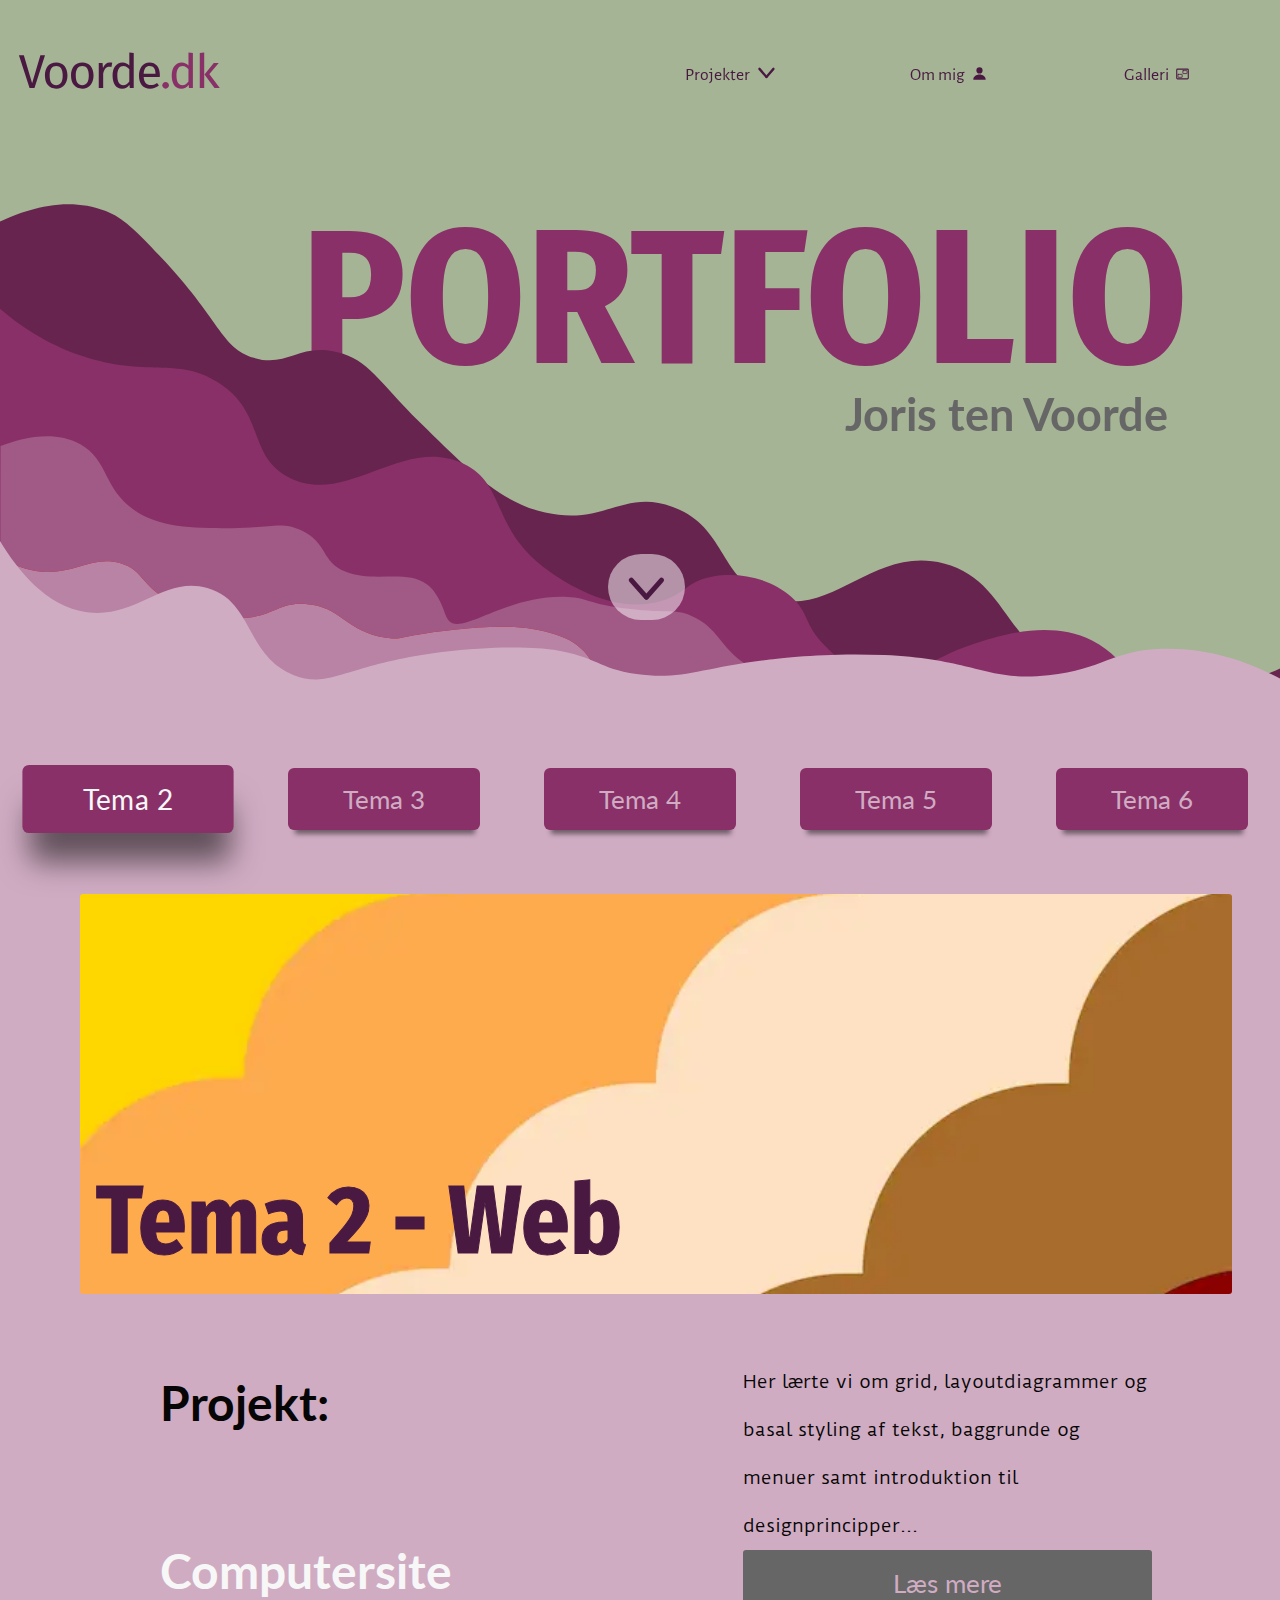
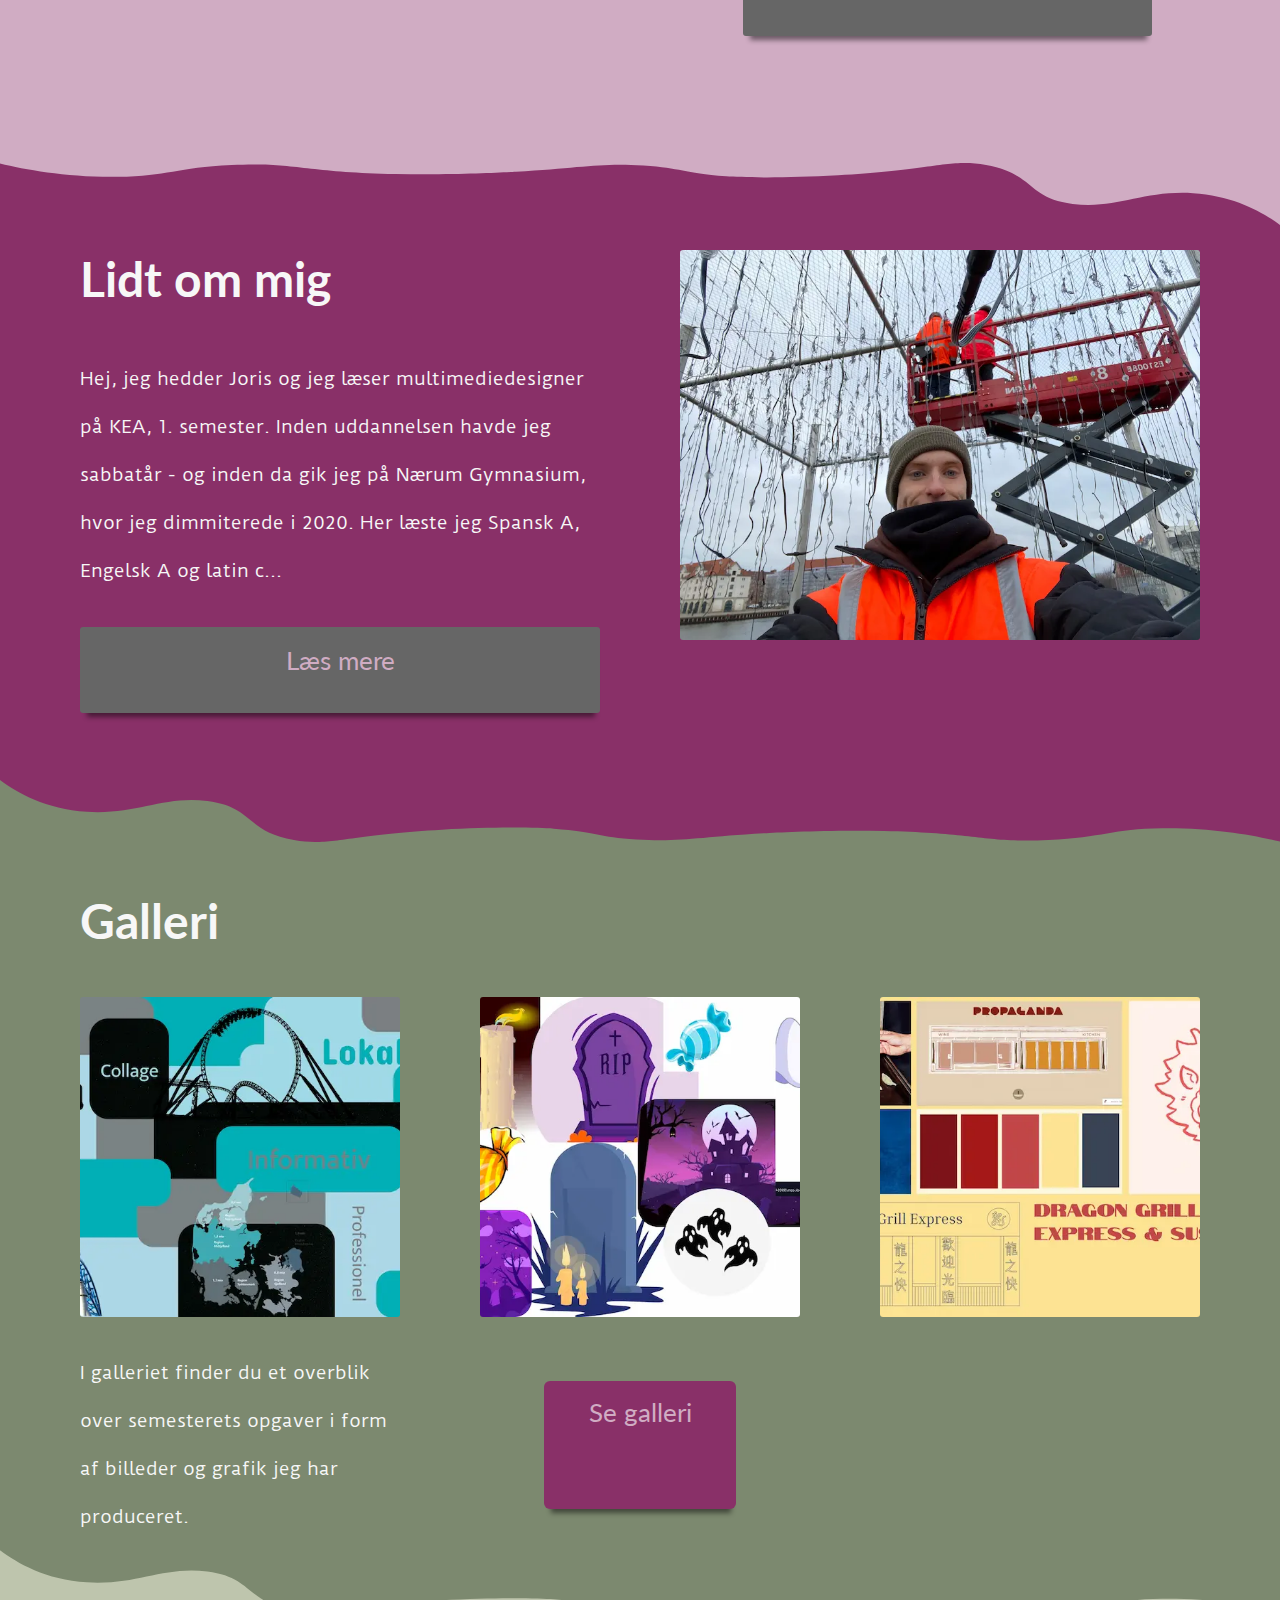
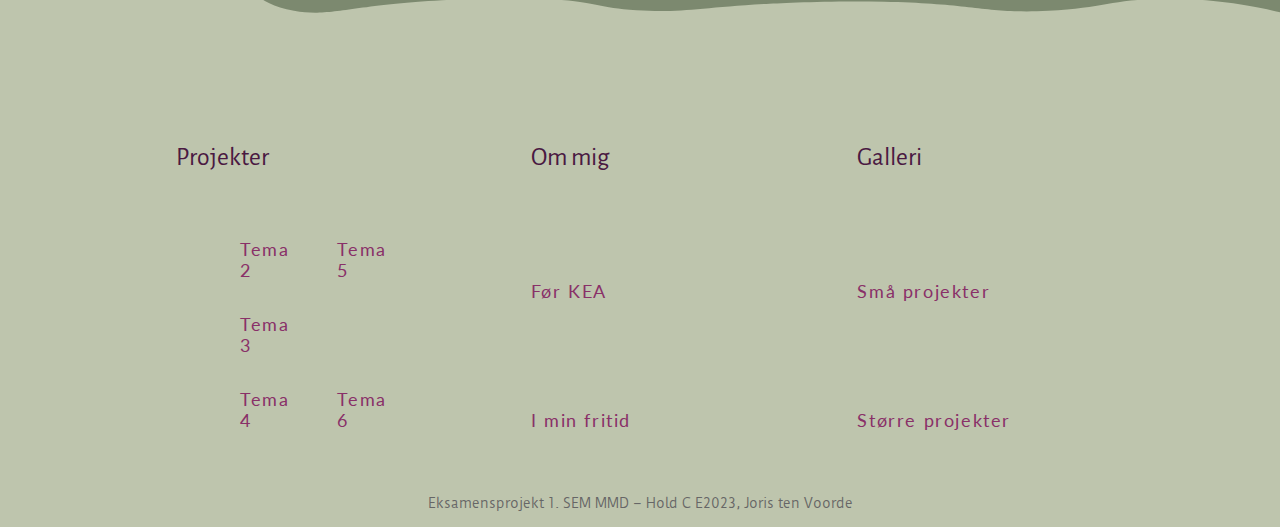
<file: index.html>
<!DOCTYPE html>
<html lang="da">

<head>
    <meta charset="UTF-8">
    <meta name="viewport" content="width=device-width, initial-scale=1.0">
    <meta name="robots" content="noindex">
    <title>Forside</title>

    <!-- Stylesheets -->
    <link rel="stylesheet" href="styles/generel.css">
    <link rel="stylesheet" href="styles/layout.css">
    <link rel="stylesheet" href="styles/menu.css">
    <link rel="stylesheet" href="styles/animation.css">

    <!-- Fonte -->
    <link rel="preconnect" href="https://fonts.googleapis.com">
    <link rel="preconnect" href="https://fonts.gstatic.com" crossorigin>
    <link
        href="https://fonts.googleapis.com/css2?family=Alegreya+Sans&family=Duru+Sans&family=Fira+Sans+Condensed&family=Lato&display=swap"
        rel="stylesheet">

    <!-- Favicon -->
    <link rel="apple-touch-icon" sizes="180x180" href="favicon_io/apple-touch-icon.png">
    <link rel="icon" type="image/png" sizes="32x32" href="favicon_io/favicon-32x32.png">
    <link rel="icon" type="image/png" sizes="16x16" href="favicon_io/favicon-16x16.png">
    <link rel="manifest" href="favicon_io/site.webmanifest">
</head>

<body>



    <section class="backgroundcolor" id="herosection">

        <header>
            <a href="index.html"><img src="media/portfolioLogo.svg" alt="LOGO"></a>
            <input type="checkbox" id="burger-menu">
            <label for="burger-menu"> <img class="burgermenu" src="media/ikon_burgermenu.svg" alt=""></label>

            <nav class="navbar">
                <ul class="menu">
                    <li><a href="#">Projekter <img class="ikonmenu" src="media/ikon_pilned.svg" alt=""></a>
                        <ul class="submenu">
                            <li><a href="tema_02.html">Tema 2 - Web</a></li>
                            <li><a href="tema_03.html">Tema 3 - UX/UI</a></li>
                            <li><a href="tema_04.html">Tema 4 - Animation</a></li>
                            <li><a href="tema_05.html">Tema 5 - Indhold</a></li>
                            <li><a href="tema_06.html">Tema 6 - Portfolio</a></li>
                        </ul>
                    </li>
                    <li><a href="ommig.html">Om mig <img class="ikonmenu" src="media/ikon_mig.svg" alt=""></a></li>
                    <li><a href="galleri.html">Galleri <img class="ikonmenu" src="media/ikon_galleri.svg" alt=""></a>
                    </li>
                </ul>
            </nav>
        </header>



        <div class="herotext_container">
            <h1 class="herotext">PORTFOLIO</h1>
        </div>
        <div class="subherotext_container">
            <h2 class="subherotext">Joris ten Voorde</h2>
        </div>
        <div id="wavesprites">
            <div id="wave1_container">
                <div class="wave_anim1 delay4" id="wave1">

                </div>
            </div>
            <div id="wave2_container">
                <div class="wave_anim1 delay3" id="wave2">

                </div>
            </div>
            <div id="wave3_container">
                <div class="wave_anim1 delay2" id="wave3">

                </div>
            </div>
            <div id="wave4_container">
                <div class="wave_anim1 delay1" id="wave4">

                </div>
            </div>
            <div id="wave5_container">
                <div class="wave_anim1" id="wave5">
                </div>
            </div>
        </div>
        <div id="backgroundblur">
            <span class="dot1 backgroundmovement1"></span>
        </div>


        <div class="pil_container fade_in">
            <a href="index.html#section5">
                <div class="pilned pilned_anim"></div>
            </a>
        </div>

    </section>

    <section id="section5">
        <div class="flexbox1">
            <a id="buttonTema02" onclick="tema02()" class="cta2">Tema 2</a>
            <a id="buttonTema03" onclick="tema03()" class="cta2">Tema 3</a>
            <a id="buttonTema04" onclick="tema04()" class="cta2">Tema 4</a>
            <a id="buttonTema05" onclick="tema05()" class="cta2">Tema 5</a>
            <a id="buttonTema06" onclick="tema06()" class="cta2">Tema 6</a>

        </div>

        <div class="grid4-1">
            <article id="temamenu02">
                <div class="col1">
                    <div class="imgtyp1container">
                        <img class="imgTyp1" src="media/Assetprojekt2.webp" alt="Farvetema for projekt 2">
                        <h1>Tema 2 - Web</h1>
                    </div>
                    <div class="grid5-4 tekstbox">
                        <div class="col1">
                            <h2>Projekt:</h2>
                            <h2 class="lighttext">Computersite</h2>

                        </div>

                        <div class="col2 ">
                            <p>Her lærte vi om grid, layoutdiagrammer og basal styling af tekst, baggrunde
                                og menuer samt introduktion til designprincipper...</p>
                            <a href="tema_02.html" class="cta1 center">Læs mere</a>
                        </div>
                    </div>
                </div>
            </article>

            <article style="display: none;" id="temamenu03">
                <div class="col1">
                    <div class="imgtyp1container">
                        <img class="imgTyp1" src="media/Assetprojekt3.webp" alt="Farvetema for projekt 2">
                        <h1>Tema 3 - UX/UI</h1>
                    </div>
                    <div class="grid5-4 tekstbox">
                        <div class="col1">

                            <h2>Projekt:</h2>
                            <h2 class="lighttext">Rutchebane&shy;wiki</h2>


                        </div>

                        <div class="col2 ">
                            <p>I dette tema lærte vi om research og dets metoder. Herunder interviews, observation
                                og
                                deskresearch...</p>
                            <a href="tema_03.html" class="cta1 center">Læs mere</a>
                        </div>
                    </div>

                </div>
            </article>
            <article style="display: none;" id="temamenu04">
                <div class="col1">
                    <div class="imgtyp1container">
                        <img class="imgTyp1" src="media/Assetprojekt4.webp" alt="Farvetema for projekt 2">
                        <h1 class="lighttext">Tema 4 - Animation</h1>
                    </div>
                    <div class="grid5-4 tekstbox">
                        <div class="col1">

                            <h2>Projekt:</h2>
                            <h2 class="lighttext">Ghoulish Goodies Galore</h2>

                        </div>

                        <div class="col2 ">
                            <p>Her lærte vi grundlæggende CSS animation og hvordan vi kombinerer det med javascript,
                                som
                                vi også lærte i dette tema...
                            </p>
                            <a href="tema_04.html" class="cta1 center">Læs mere</a>
                        </div>
                    </div>

                </div>
            </article>
            <article style="display: none;" id="temamenu05">
                <div class="col1">
                    <div class="imgtyp1container">
                        <img class="imgTyp1" src="media/Assetprojekt5.webp" alt="Farvetema for projekt 2">
                        <h1>Tema 5 - Indhold</h1>
                    </div>
                    <div class="grid5-4 tekstbox">
                        <div class="col1">
                            <h2>Projekt:</h2>
                            <h2 class="lighttext">Dragon Grill Express</h2>


                        </div>

                        <div class="col2 ">
                            <p>Vores første større gruppeprojekt. Vi lærte om at producere indhold - som video og
                                billeder...</p>
                            <a href="tema_05.html" class="cta1 center">Læs mere</a>
                        </div>
                    </div>

                </div>
            </article>
            <article style="display: none;" id="temamenu06">
                <div class="col1">
                    <div class="imgtyp1container">
                        <img class="imgTyp1" src="media/Assetprojekt6.webp" alt="Farvetema for projekt 2">
                        <h1>Tema 6 - Portfolio</h1>
                    </div>
                    <div class="grid5-4 tekstbox">
                        <div class="col1">
                            <h2>Projekt:</h2>
                            <h2 class="lighttext">Portfolio</h2>



                        </div>

                        <div class="col2 ">
                            <p>I dette tema har jeg udarbejdet et portfolio, og for første gang produceret noget
                                uden
                                vejledning eller undervisning...</p>
                            <a href="tema_06.html" class="cta1 center">Læs mere</a>
                        </div>
                    </div>

                </div>
            </article>

        </div>

    </section>

    <section id="section3">
        <img class="wave_divider" src="media/wave_divider2_top.svg" alt="wave divider">
        <div class="grid1-1">
            <div class="col2">
                <img class="imgTyp1" src="media/meportrait4.webp" alt="">
            </div>
            <div class="col1">
                <h2 class="lighttext">Lidt om mig</h2>
                <p class="lighttext tekstbox">Hej, jeg hedder Joris og jeg læser multimediedesigner på KEA, 1. semester.
                    Inden uddannelsen havde jeg sabbatår - og inden da gik jeg på Nærum Gymnasium, hvor jeg dimmiterede
                    i 2020. Her læste jeg Spansk A, Engelsk A og latin c...</p>
                <a href="ommig.html" class="cta1 center">Læs mere</a>
            </div>
        </div>
        <img class="wave_divider" src="media/wave_divider1.svg" alt="wave divider">
    </section>

    <section id="section4">

        <div class="grid1-1-1">
            <div class="col1">
                <h2 class="lighttext">Galleri</h2>
            </div>
            <div class="col2"></div>
            <div class="col3"></div>
        </div>

        <div class="grid1-1-1">
            <div class="col1"><img class="img1-1 imgTyp1" src="media/tema03/Rutchmoodboard.webp" alt="tema 3 moodboard">
            </div>
            <div class="col2"><img class="img1-1 imgTyp1" src="media/tema04/tema04_4.webp" alt="tema 4 moodboard"></div>
            <div class="col3"><img class="img1-1 imgTyp1" src="media/tema05/tema05_5.webp" alt="tema 5 moodbard"></div>

        </div>
        <div class="grid1-1-1">
            <div class="col1">
                <p class="lighttext">I galleriet finder du et overblik over semesterets opgaver i form af billeder og
                    grafik jeg har produceret.</p>
            </div>
            <div class="col2 center"><a href="galleri.html" class="cta2 center">Se galleri</a></div>
            <div class="col3"></div>
        </div>
        <img class="wave_divider" src="media/wave_divider4.svg" alt="wave divider">
    </section>

    <footer>
        <div class="grid1-1-1 flexbox2">
            <div class="col1"><a class="footerlink left" href="index.html#section2">Projekter</a>
                <div class="grid1-1">
                    <div class="flexcolumn2">
                        <a class="footerunderlink" href="tema_02.html">Tema 2</a>
                        <a class="footerunderlink" href="tema_03.html">Tema 3</a>
                        <a class="footerunderlink" href="tema_04.html">Tema 4</a>
                    </div>
                    <div class="flexcolumn1">
                        <a class="footerunderlink" href="tema_05.html">Tema 5</a>
                        <a class="footerunderlink" href="tema_06.html">Tema 6</a>
                    </div>
                </div>
            </div>

            <div class="col2">
                <a class="footerlink left " href="ommig.html">Om mig</a>
                <div class="flexcolumn2">
                    <a class="footerunderlink" href="ommig.html#section3">Før KEA</a>
                    <a class="footerunderlink" href="ommig.html#section2">I min fritid</a>
                </div>
            </div>

            <div class="col3">
                <a class="footerlink left" href="galleri.html">Galleri</a>
                <div class="flexcolumn2">
                    <a class="footerunderlink" href="galleri.html">Små projekter</a>
                    <a class="footerunderlink" href="galleri.html">Større projekter</a>
                </div>
            </div>

        </div>

        <div class="footerafslutning center">Eksamensprojekt 1. SEM MMD – Hold C E2023, Joris ten Voorde</div>

    </footer>
    <script src="script/script.js"></script>
</body>

</html>
</file>
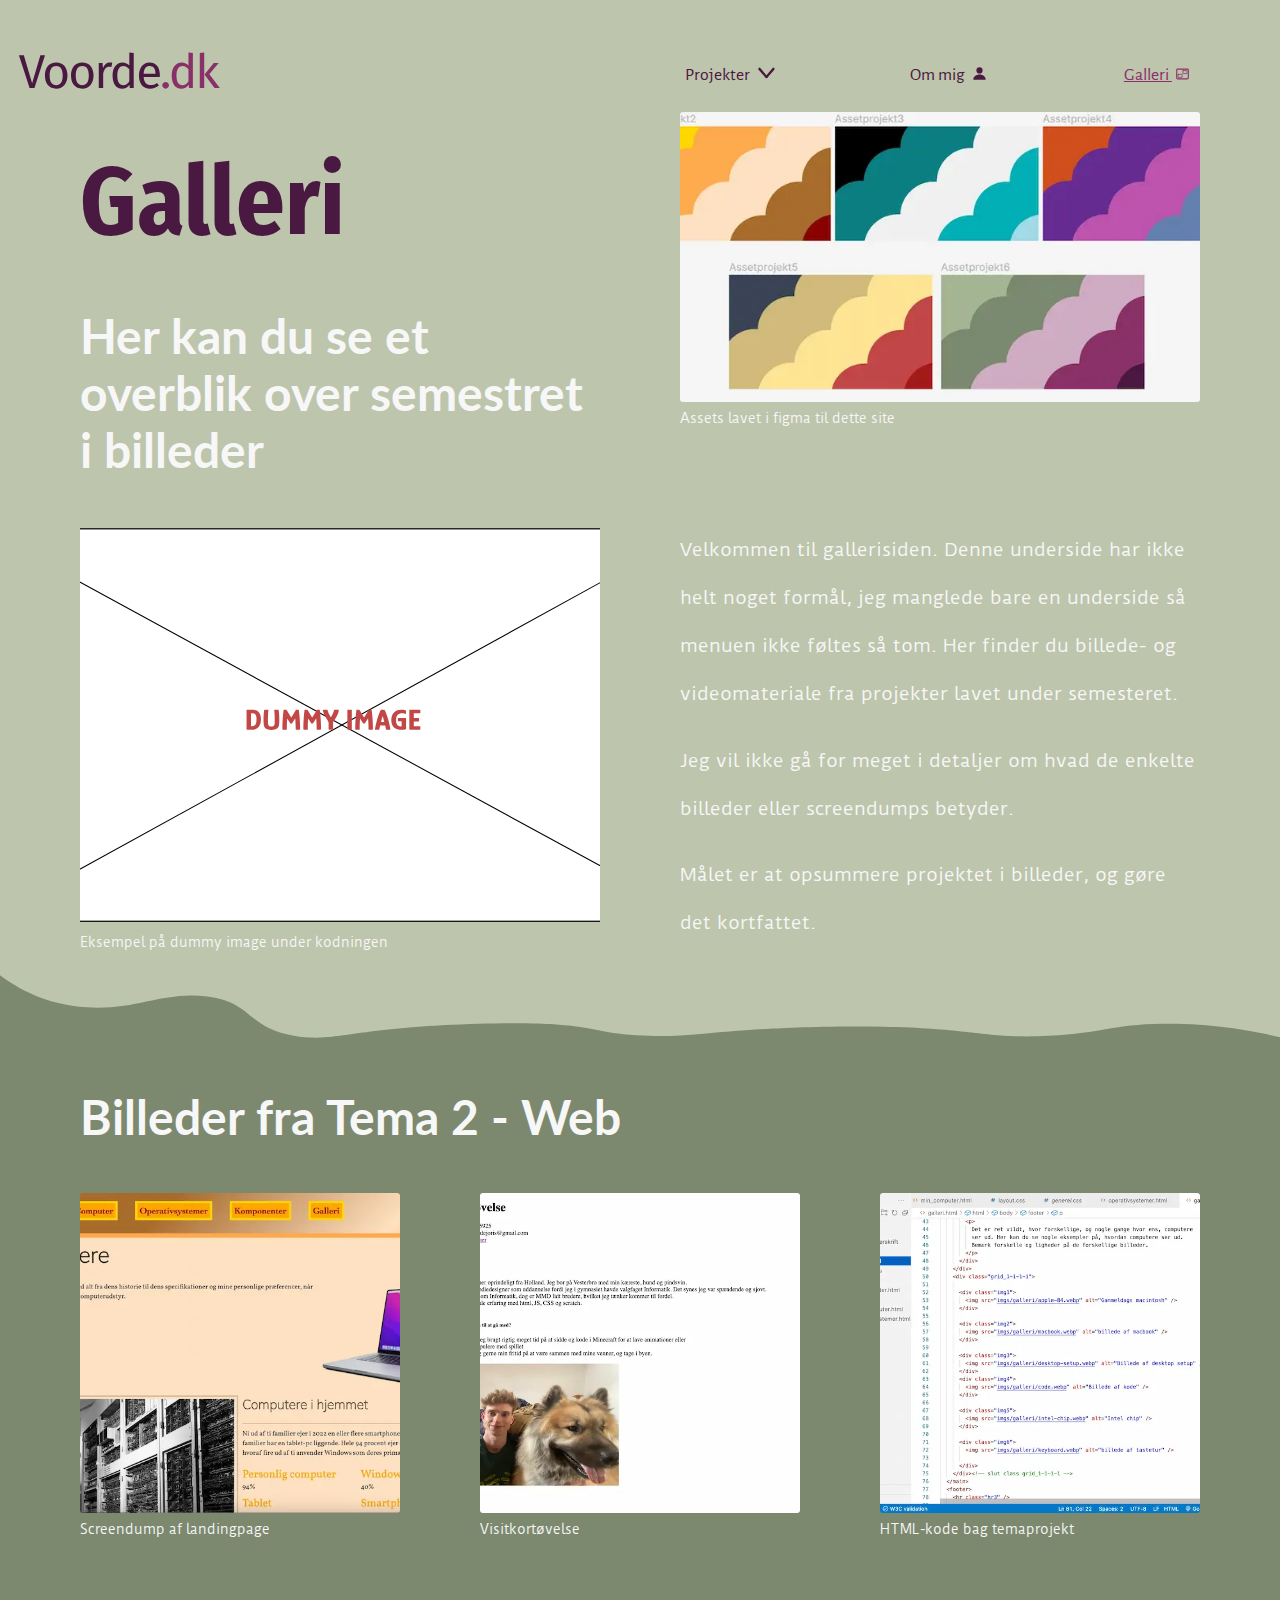
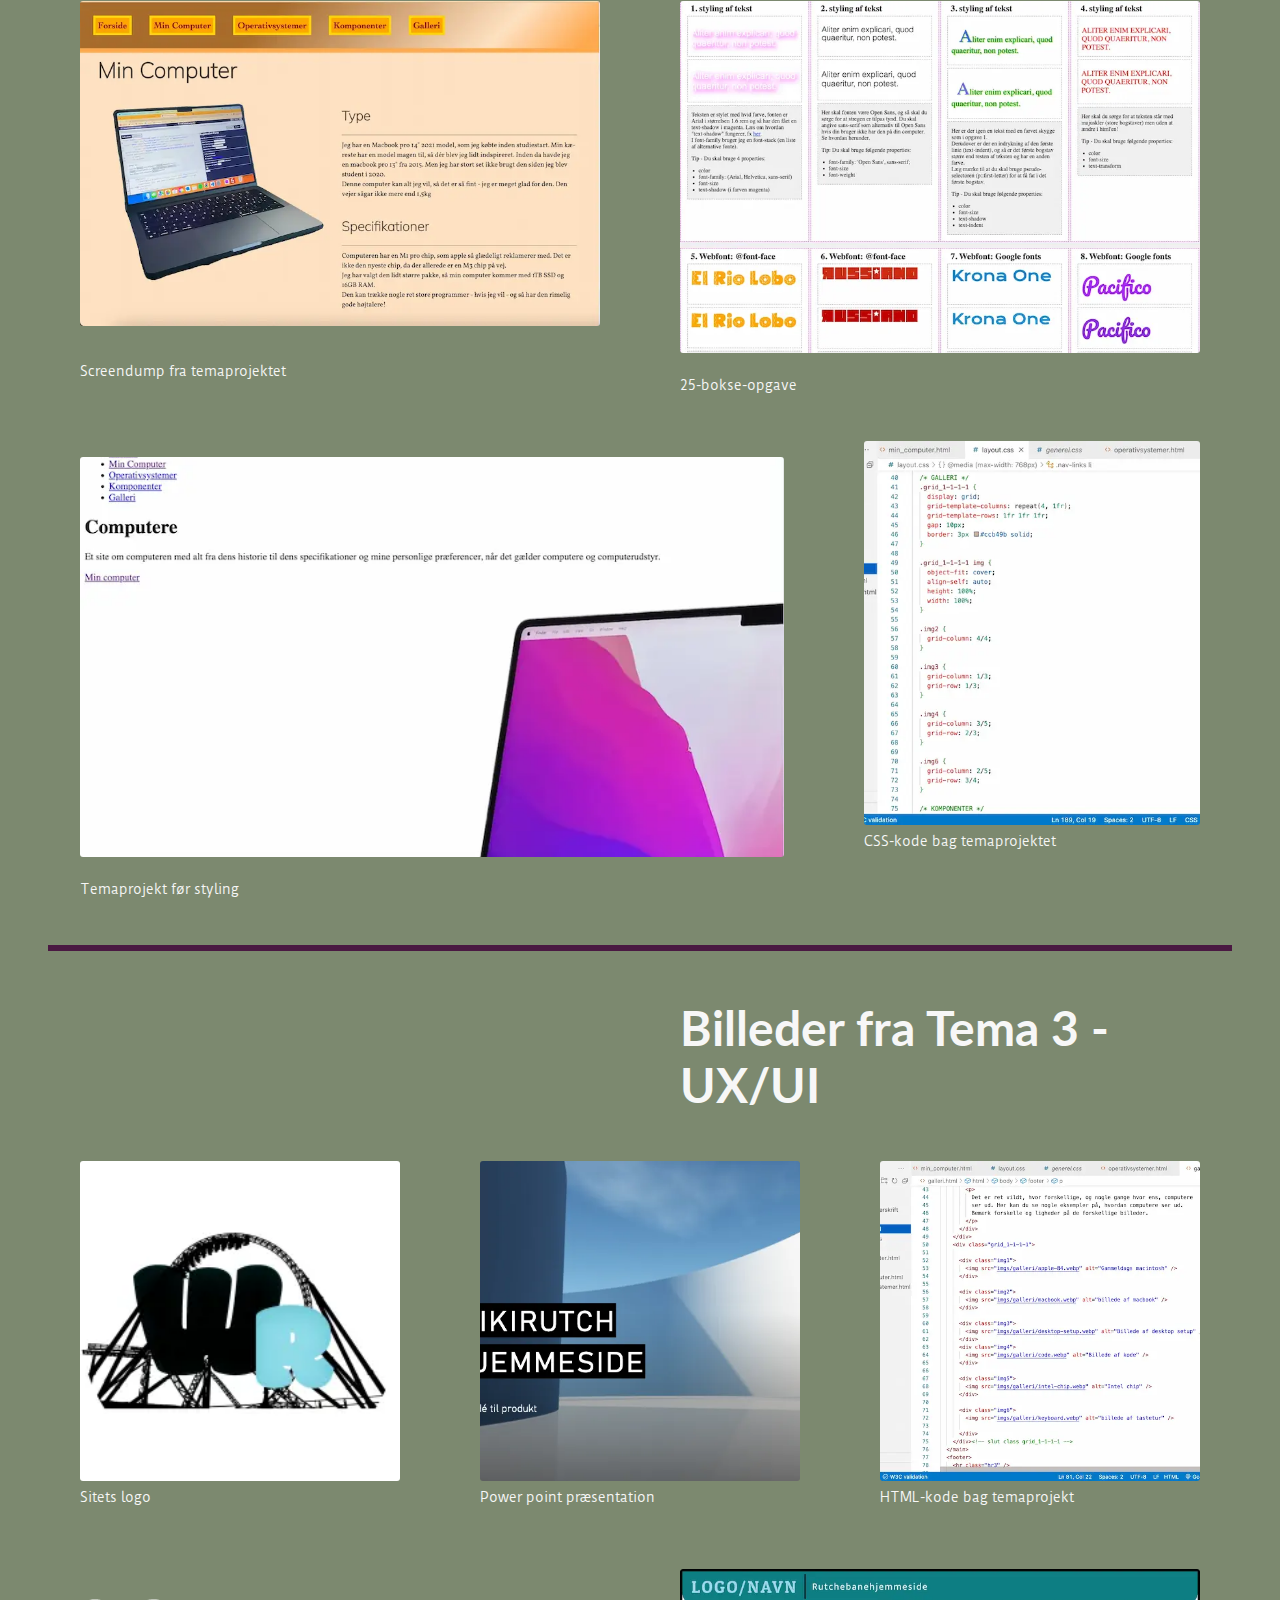
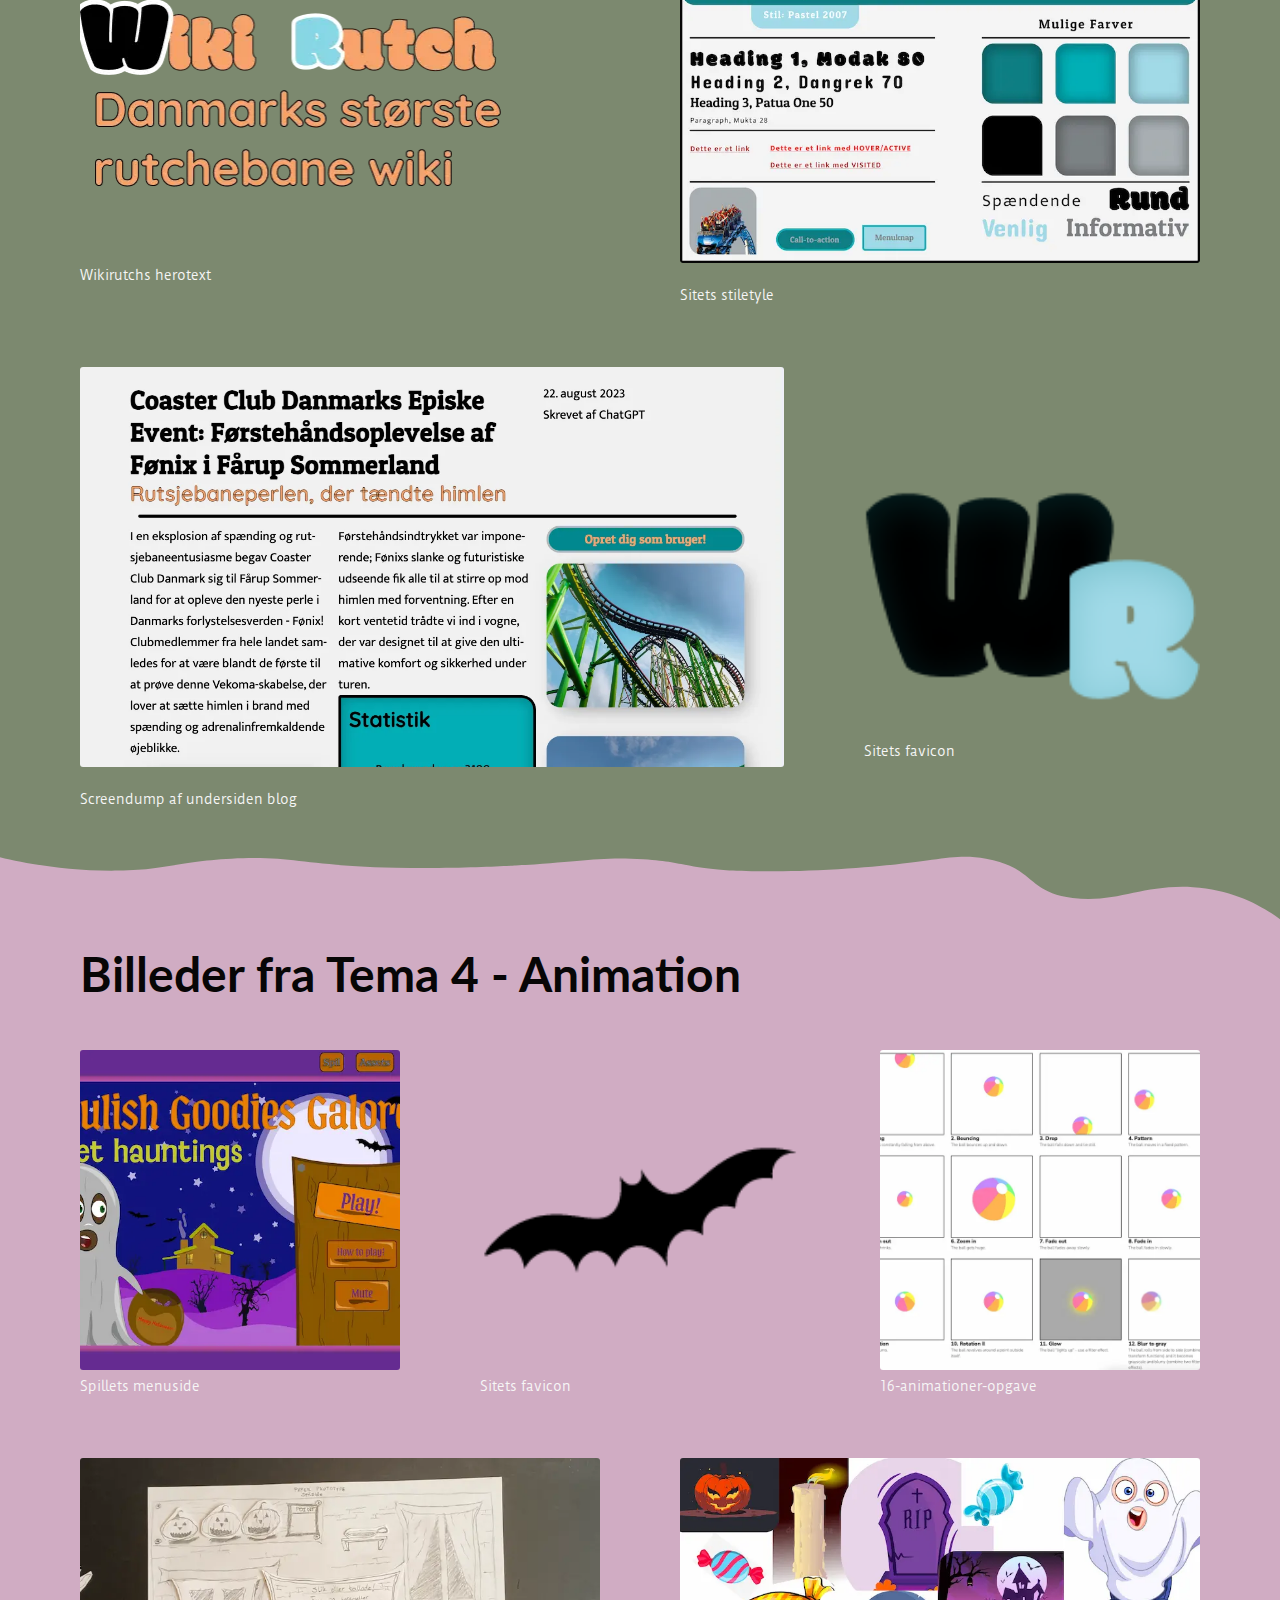
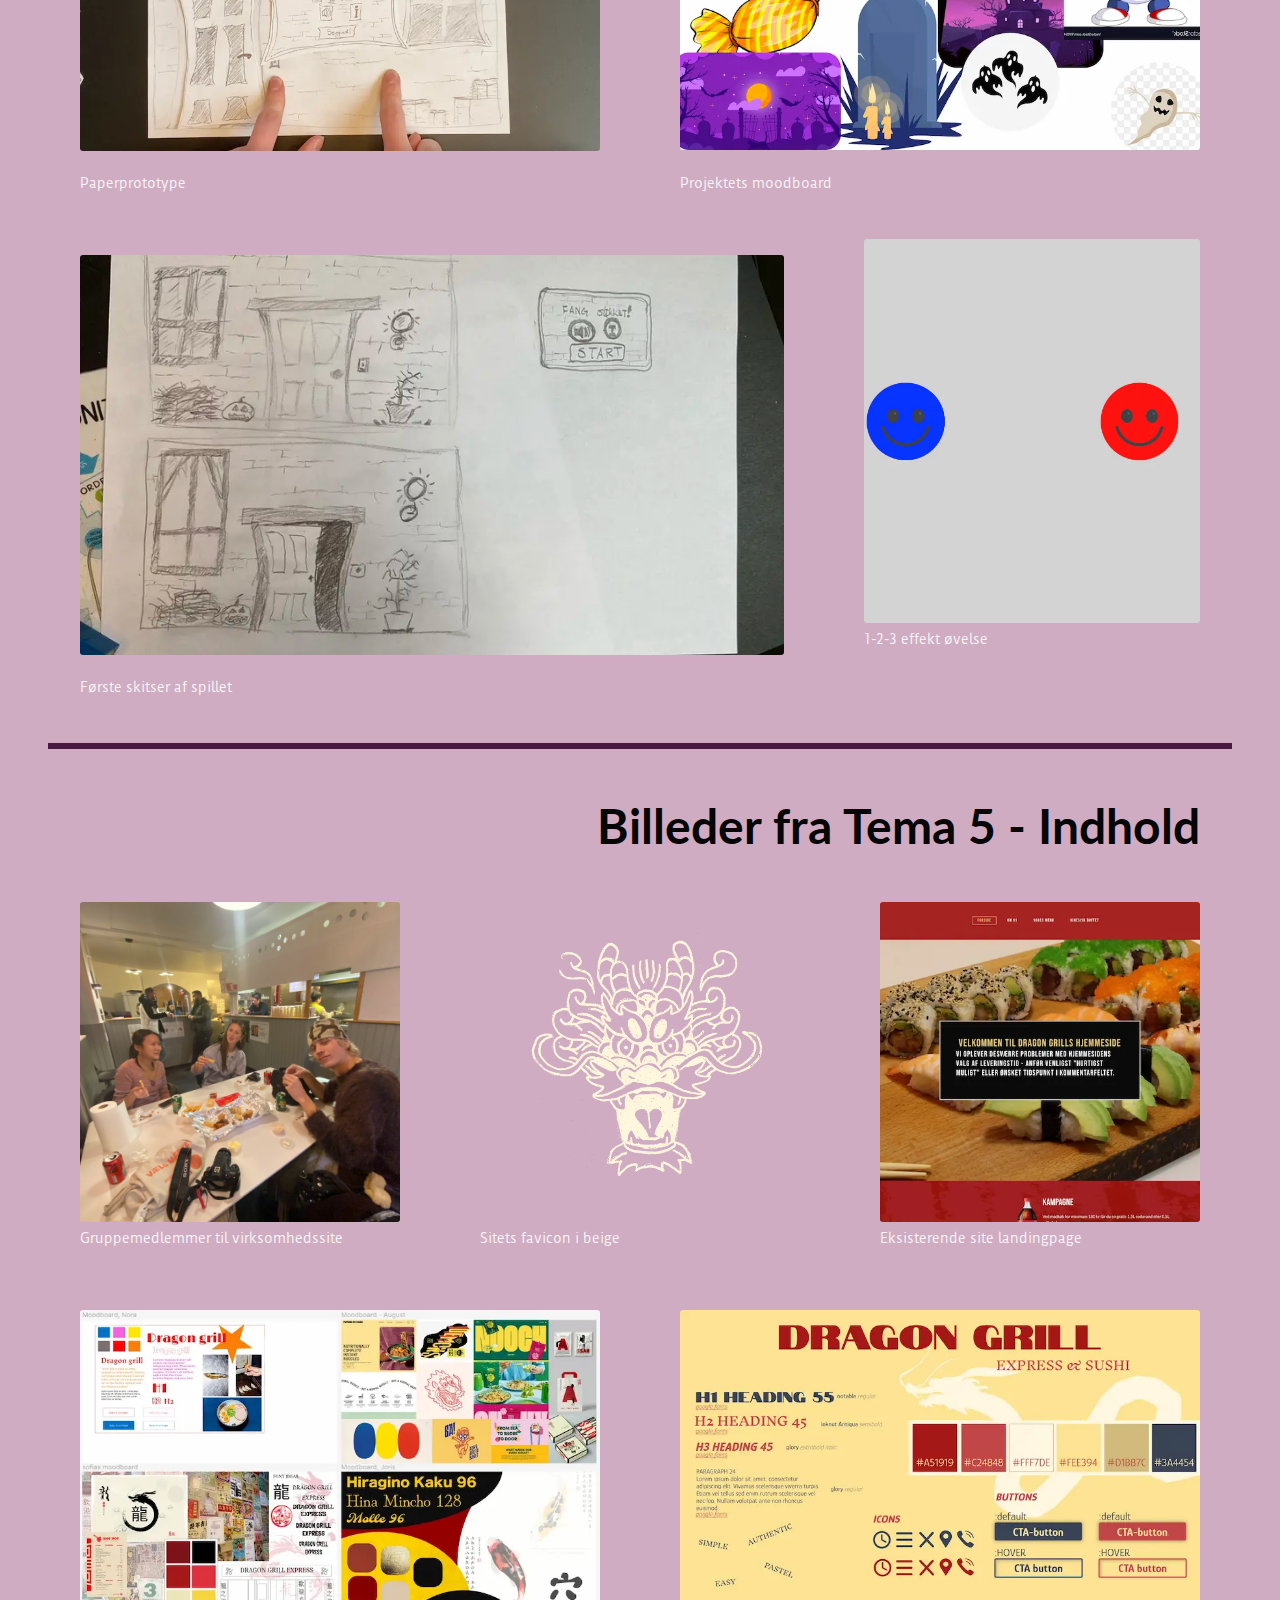
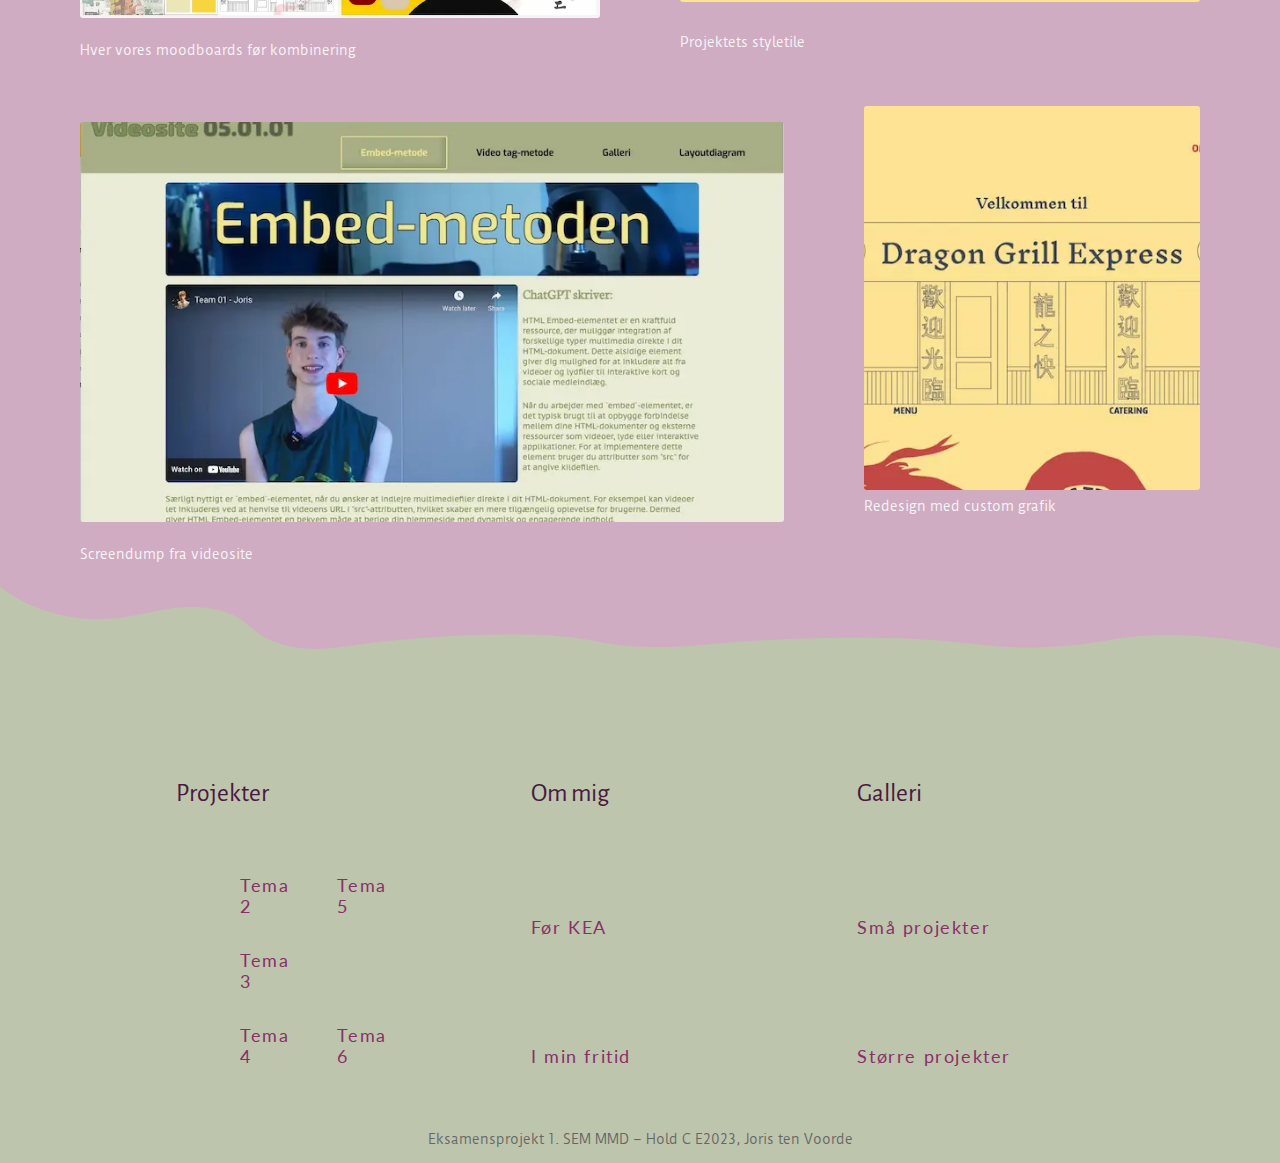
<file: galleri.html>
<!DOCTYPE html>
<html lang="da">

<head>
    <meta charset="UTF-8">
    <meta name="viewport" content="width=device-width, initial-scale=1.0">
    <meta name="robots" content="noindex">
    <title>Galleri</title>

    <!-- Stylesheets -->
    <link rel="stylesheet" href="styles/generel.css">
    <link rel="stylesheet" href="styles/layout.css">
    <link rel="stylesheet" href="styles/menu.css">
    <link rel="stylesheet" href="styles/animation.css">

    <!-- Fonte -->
    <link rel="preconnect" href="https://fonts.googleapis.com">
    <link rel="preconnect" href="https://fonts.gstatic.com" crossorigin>
    <link
        href="https://fonts.googleapis.com/css2?family=Alegreya+Sans&family=Duru+Sans&family=Fira+Sans+Condensed&family=Lato&display=swap"
        rel="stylesheet">

    <!-- Favicon -->
    <link rel="apple-touch-icon" sizes="180x180" href="favicon_io/apple-touch-icon.png">
    <link rel="icon" type="image/png" sizes="32x32" href="favicon_io/favicon-32x32.png">
    <link rel="icon" type="image/png" sizes="16x16" href="favicon_io/favicon-16x16.png">
    <link rel="manifest" href="favicon_io/site.webmanifest">
</head>

<body>
    <header>
        <a href="index.html"><img src="media/portfolioLogo.svg" alt="LOGO"></a>
        <input type="checkbox" id="burger-menu">
        <label for="burger-menu"> <img class="burgermenu" src="media/ikon_burgermenu.svg" alt=""></label>

        <nav class="navbar">
            <ul class="menu">
                <li><a href="#">Projekter <img class="ikonmenu" src="media/ikon_pilned.svg" alt=""></a>
                    <ul class="submenu">
                        <li><a href="tema_02.html">Tema 2 - Web</a></li>
                        <li><a href="tema_03.html">Tema 3 - UX/UI</a></li>
                        <li><a href="tema_04.html">Tema 4 - Animation</a></li>
                        <li><a href="tema_05.html">Tema 5 - Indhold</a></li>
                        <li><a href="tema_06.html">Tema 6 - Portfolio</a></li>
                    </ul>
                </li>
                <li><a href="ommig.html">
                        Om mig <img class="ikonmenu" src="media/ikon_mig.svg" alt="">
                    </a></li>
                <li><a href="galleri.html">
                        <div class="selected">Galleri <img class="ikonmenu" src="media/ikon_galleri_active.svg" alt="">
                        </div>
                    </a></li>
            </ul>
        </nav>
    </header>
    <section id="section1">
        <div class="grid1-1">
            <div class="col1">
                <h1>Galleri</h1>
                <h2 class="lighttext">Her kan du se et overblik over semestret i billeder</h2>
                <p class="lighttext"></p>
            </div>
            <div class="col2">
                <img class="imgauto imgTyp2" src="media/assetsamlet.webp" alt="Assets for portfolio">
                <div class="billedebeskriv lighttext">Assets lavet i figma til dette site</div>
            </div>
        </div>
        <div class="grid1-1">
            <div class="col1">
                <img class="img1-1 imgTyp1" src="media/dummyimage.svg" alt="Dummyimage">
                <div class="billedebeskriv lighttext">Eksempel på dummy image under kodningen</div>
            </div>
            <div class="col2">

                <p class="lighttext">Velkommen til gallerisiden. Denne underside har ikke helt noget formål, jeg
                    manglede bare en underside så menuen ikke føltes så tom. Her finder du billede- og videomateriale
                    fra projekter lavet under semesteret.</p>
                <p class="lighttext">Jeg vil ikke gå for meget i detaljer om hvad de enkelte billeder eller screendumps
                    betyder.</p>
                <p class="lighttext">Målet er at opsummere projektet i billeder, og gøre det kortfattet.</p>
            </div>
        </div>
        <img class="wave_divider" src="media/wave_divider1.svg" alt="wave divider">
    </section>
    <section id="section4">
        <div class="grid2-1">
            <div class="col1">
                <h2 class="lighttext">Billeder fra Tema 2 - Web</h2>
            </div>
            <div class="col2"></div>
        </div>
        <div class="grid1-1-1">
            <div class="col1">
                <img class="img1-1 imgTyp1" src="media/tema02/tema02_6.webp" width="200" height="100"
                    alt="screendump landingpage">
                <div class="billedebeskriv lighttext">Screendump af landingpage</div>
            </div>
            <div class="col2">
                <img class="img1-1 imgTyp1" src="media/tema02/tema02_13.webp" width="200" height="100"
                    alt="visitkortøvelse">
                <div class="billedebeskriv lighttext">Visitkortøvelse</div>
            </div>
            <div class="col3">
                <img class="img1-1 imgTyp1" src="media/tema02/tema02_8.webp" width="200" height="100" alt="css kode">
                <div class="billedebeskriv lighttext">HTML-kode bag temaprojekt</div>
            </div>

        </div>

        <div class="grid1-1">
            <div class="col1">
                <img class="img2-1 imgTyp1" src="media/tema02/tema02_5.webp" alt="screendump underside website">
                <div class="billedebeskriv lighttext">Screendump fra temaprojektet</div>
            </div>
            <div class="col2">
                <img class="img2-1 imgTyp1" src="media/tema02/tema02_12.webp" alt="text">
                <div class="billedebeskriv lighttext">25-bokse-opgave</div>
            </div>
        </div>

        <div class="grid2-1">
            <div class="col1">
                <img class="imgTyp1 img2-1 imgauto" src="media/tema02/tema02_10.webp" width="200" height="100"
                    alt="temaprojekt før styling">
                <div class="billedebeskriv lighttext">Temaprojekt før styling</div>
            </div>
            <div class="col2">

                <img class="imgTyp1 img1-1 imgauto" src="media/tema02/tema02_9.webp" width="200" height="100"
                    alt="css kode">
                <div class="billedebeskriv lighttext">CSS-kode bag temaprojektet</div>

            </div>
        </div>
        <hr class="hr1">
        <div class="grid1-1">
            <div class="col1"></div>
            <div class="col2">
                <h2 class="lighttext right">Billeder fra Tema 3 - UX/UI</h2>
            </div>
        </div>
        <div class="grid1-1-1">
            <div class="col1">
                <img class=" img1-1 imgTyp1 " src="media/tema03/LOGOWikiRutch2.webp" width="200" height="100"
                    alt="logo">
                <div class="billedebeskriv lighttext">Sitets logo</div>
            </div>
            <div class="col2">
                <img class="img1-1 imgTyp1" src="media/tema03/tema03_9.webp" width="200" height="100"
                    alt="visitkortøvelse">
                <div class="billedebeskriv lighttext">Power point præsentation</div>
            </div>
            <div class="col3">
                <img class="img1-1 imgTyp1" src="media/tema02/tema02_8.webp" width="200" height="100" alt="css kode">
                <div class="billedebeskriv lighttext">HTML-kode bag temaprojekt</div>
            </div>

        </div>

        <div class="grid1-1">
            <div class="col1">
                <img class="imgTyp1" src="media/tema03/Wikiheader.webp" width="200" height="100" alt="header">
                <div class="billedebeskriv lighttext">Wikirutchs herotext</div>
            </div>
            <div class="col2">
                <img class="imgTyp1" src="media/tema03/Style-tile-rutch.webp" width="200" height="100" alt="styletile">
                <div class="billedebeskriv lighttext">Sitets stiletyle</div>
            </div>
        </div>

        <div class="grid2-1">
            <div class="col1">
                <img class=" img2-1 imgTyp1 " src="media/tema03/tema03_6.webp" width="200" height="100"
                    alt="screendump landingpage">
                <div class="billedebeskriv lighttext">Screendump af undersiden blog</div>
            </div>
            <div class="col2">

                <img class="imgTyp1 img1-1" src="media/tema03/faviconRutch.png" alt="favicon">
                <div class="billedebeskriv lighttext">Sitets favicon</div>

            </div>
        </div>

    </section>

    <section id="section2">
        <img class="wave_divider" src="media/wave_divider1_top.svg" alt="wave divider">
        <div class="grid2-1">
            <div class="col1">
                <h2 class="">Billeder fra Tema 4 - Animation</h2>
            </div>
            <div class="col2"></div>
        </div>
        <div class="grid1-1-1">
            <div class="col1">
                <img class="img1-1 imgTyp1" src="media/tema04/tema04_1.webp" width="200" height="100"
                    alt="screendump landingpage">
                <div class="billedebeskriv lighttext">Spillets menuside</div>
            </div>
            <div class="col2">
                <img class="img1-1 imgTyp1" src="media/tema04/Favicon.png" width="200" height="100" alt="favicon">
                <div class="billedebeskriv lighttext">Sitets favicon</div>
            </div>
            <div class="col3">
                <img class="img1-1 imgTyp1" src="media/tema04/tema04_8.webp" width="200" height="100"
                    alt="16 animationer">
                <div class="billedebeskriv lighttext">16-animationer-opgave</div>
            </div>

        </div>

        <div class="grid1-1">
            <div class="col1">
                <img class="img2-1 imgTyp1" src="media/tema04/tema04_6.webp" alt="paperprototype">
                <div class="billedebeskriv lighttext">Paperprototype</div>
            </div>
            <div class="col2">
                <img class="img2-1 imgTyp1" src="media/tema04/tema04_4.webp" alt="moodboard">
                <div class="billedebeskriv lighttext">Projektets moodboard</div>
            </div>
        </div>

        <div class="grid2-1">
            <div class="col1">
                <img class="imgTyp1 img2-1 imgauto" src="media/tema04/tema04_5.webp" width="200" height="100"
                    alt="skitser">
                <div class="billedebeskriv lighttext">Første skitser af spillet</div>
            </div>
            <div class="col2">

                <img class="imgTyp1 img1-1 imgauto" src="media/tema04/tema04_9.webp" width="200" height="100"
                    alt="1-2-3 ekkeft øvelser">
                <div class="billedebeskriv lighttext">1-2-3 effekt øvelse</div>

            </div>
        </div>
        <hr class="hr1">
        <div class="grid1-2">
            <div class="col1">

            </div>
            <div class="col2 right">
                <h2 class="">Billeder fra Tema 5 - Indhold</h2>
            </div>
        </div>
        <div class="grid1-1-1">
            <div class="col1">
                <img class="img1-1 imgTyp1" src="media/tema05/tema05_3.webp" width="4032" height="3024"
                    alt="screendump landingpage">
                <div class="billedebeskriv lighttext">Gruppemedlemmer til virksomhedssite</div>
            </div>
            <div class="col2">
                <img class="img1-1 imgTyp1" src="media/tema05/tema05_1.webp" width="200" height="100" alt="favicon">
                <div class="billedebeskriv lighttext">Sitets favicon i beige</div>
            </div>
            <div class="col3">
                <img class="img1-1 imgTyp1" src="media/tema05/tema05_6.webp" width="200" height="100"
                    alt="eksisterende site landingpage">
                <div class="billedebeskriv lighttext">Eksisterende site landingpage</div>
            </div>

        </div>

        <div class="grid1-1">
            <div class="col1">
                <img class="img2-1 imgTyp1" src="media/tema05/tema05_7.webp" alt="moodboards">
                <div class="billedebeskriv lighttext">Hver vores moodboards før kombinering</div>
            </div>
            <div class="col2">
                <img class="img2-1 imgTyp1" src="media/tema05/tema05_4.webp" alt="styletile">
                <div class="billedebeskriv lighttext">Projektets styletile</div>
            </div>
        </div>

        <div class="grid2-1">
            <div class="col1">
                <img class="imgTyp1 img2-1 imgauto" src="media/tema05/tema05_8.webp" width="200" height="100"
                    alt="videosite screendump">
                <div class="billedebeskriv lighttext">Screendump fra videosite</div>
            </div>
            <div class="col2">

                <img class="imgTyp1 img1-1 imgauto" src="media/tema05/tema05_2.webp" width="200" height="100"
                    alt="1-2-3 ekkeft øvelser">
                <div class="billedebeskriv lighttext">Redesign med custom grafik</div>

            </div>
        </div>
        <img class="wave_divider" src="media/wave_divider4.svg" alt="wave divider">
    </section>

    <footer>
        <div class="grid1-1-1 flexbox2">
            <div class="col1"><a class="footerlink left" href="index.html#section2">Projekter</a>
                <div class="grid1-1">
                    <div class="flexcolumn2">
                        <a class="footerunderlink" href="tema_02.html">Tema 2</a>
                        <a class="footerunderlink" href="tema_03.html">Tema 3</a>
                        <a class="footerunderlink" href="tema_04.html">Tema 4</a>
                    </div>
                    <div class="flexcolumn1">
                        <a class="footerunderlink" href="tema_05.html">Tema 5</a>
                        <a class="footerunderlink" href="tema_06.html">Tema 6</a>
                    </div>
                </div>
            </div>

            <div class="col2">
                <a class="footerlink left " href="ommig.html">Om mig</a>
                <div class="flexcolumn2">
                    <a class="footerunderlink" href="ommig.html#section3">Før KEA</a>
                    <a class="footerunderlink" href="ommig.html#section2">I min fritid</a>
                </div>
            </div>

            <div class="col3">
                <a class="footerlink left" href="galleri.html">Galleri</a>
                <div class="flexcolumn2">
                    <a class="footerunderlink" href="galleri.html">Små projekter</a>
                    <a class="footerunderlink" href="galleri.html">Større projekter</a>
                </div>
            </div>

        </div>

        <div class="footerafslutning center">Eksamensprojekt 1. SEM MMD – Hold C E2023, Joris ten Voorde</div>

    </footer>
    <script src="script/script.js"></script>
</body>

</html>
</file>
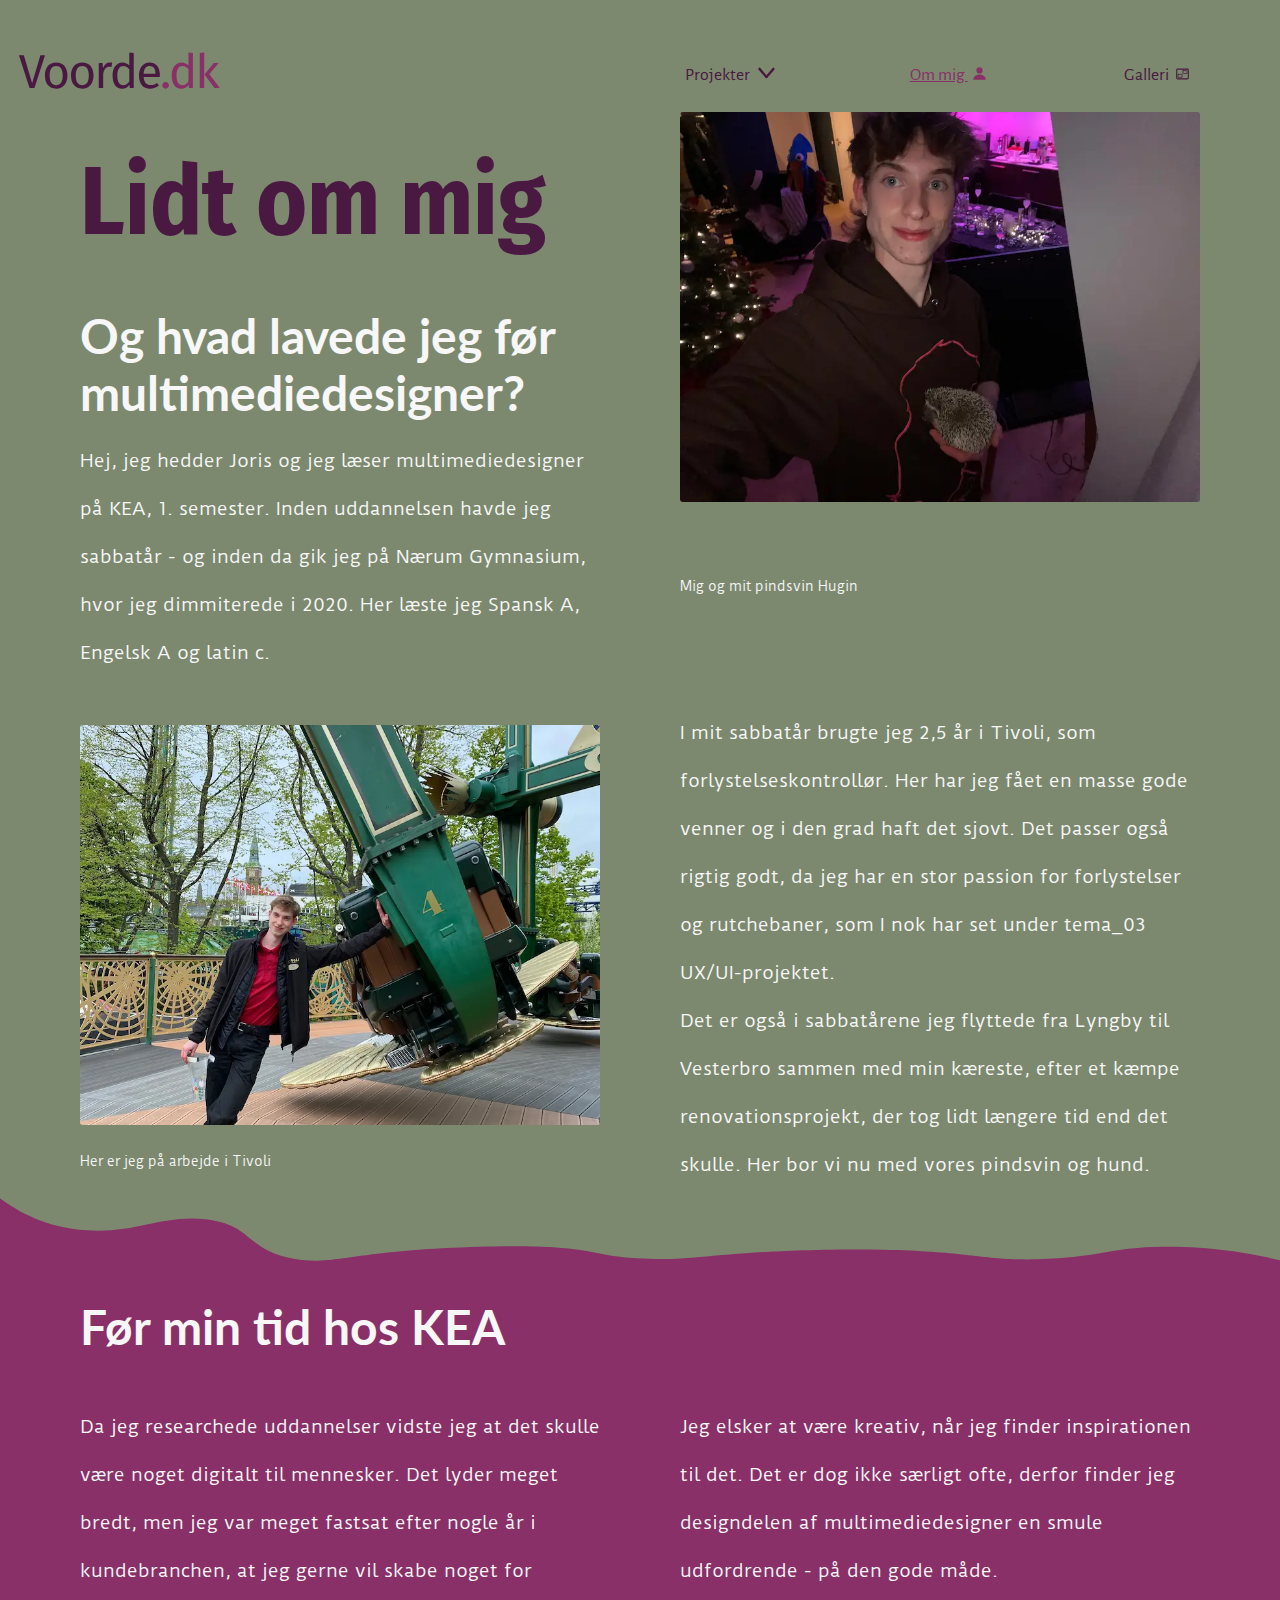
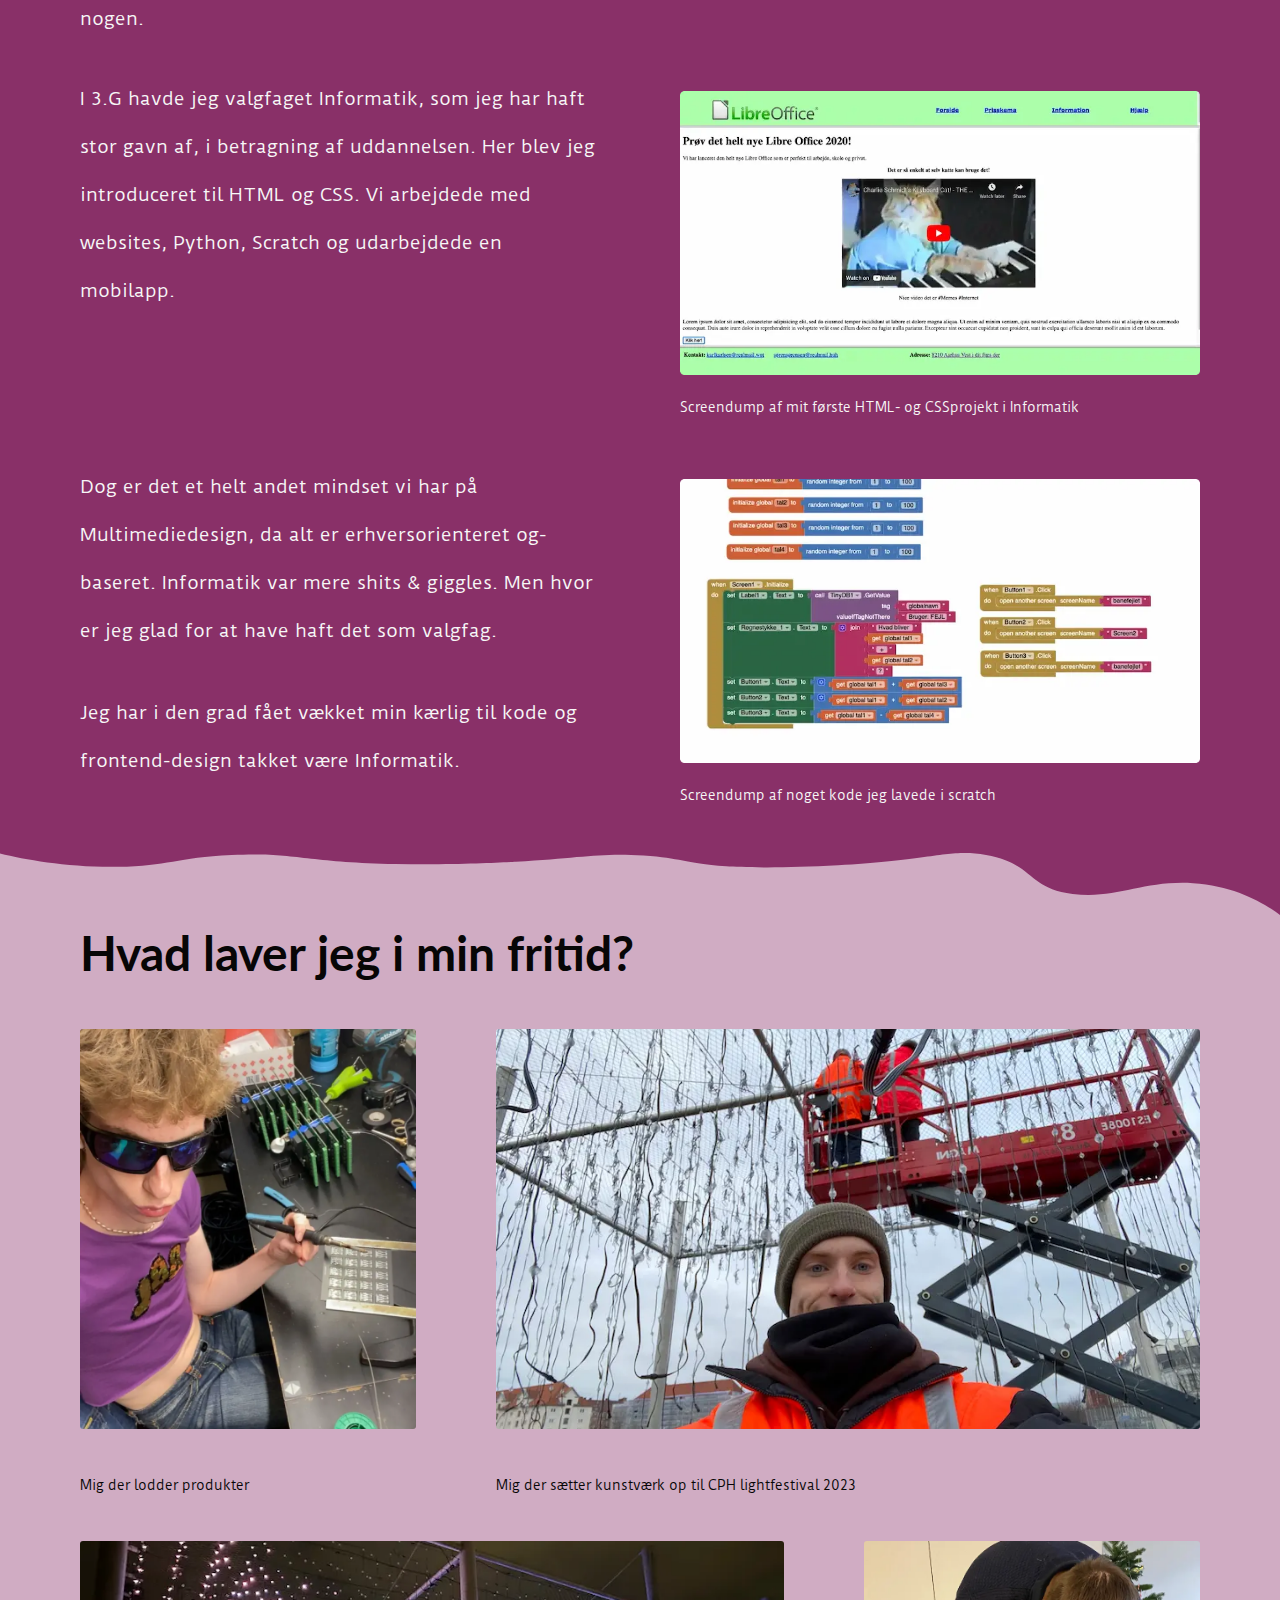
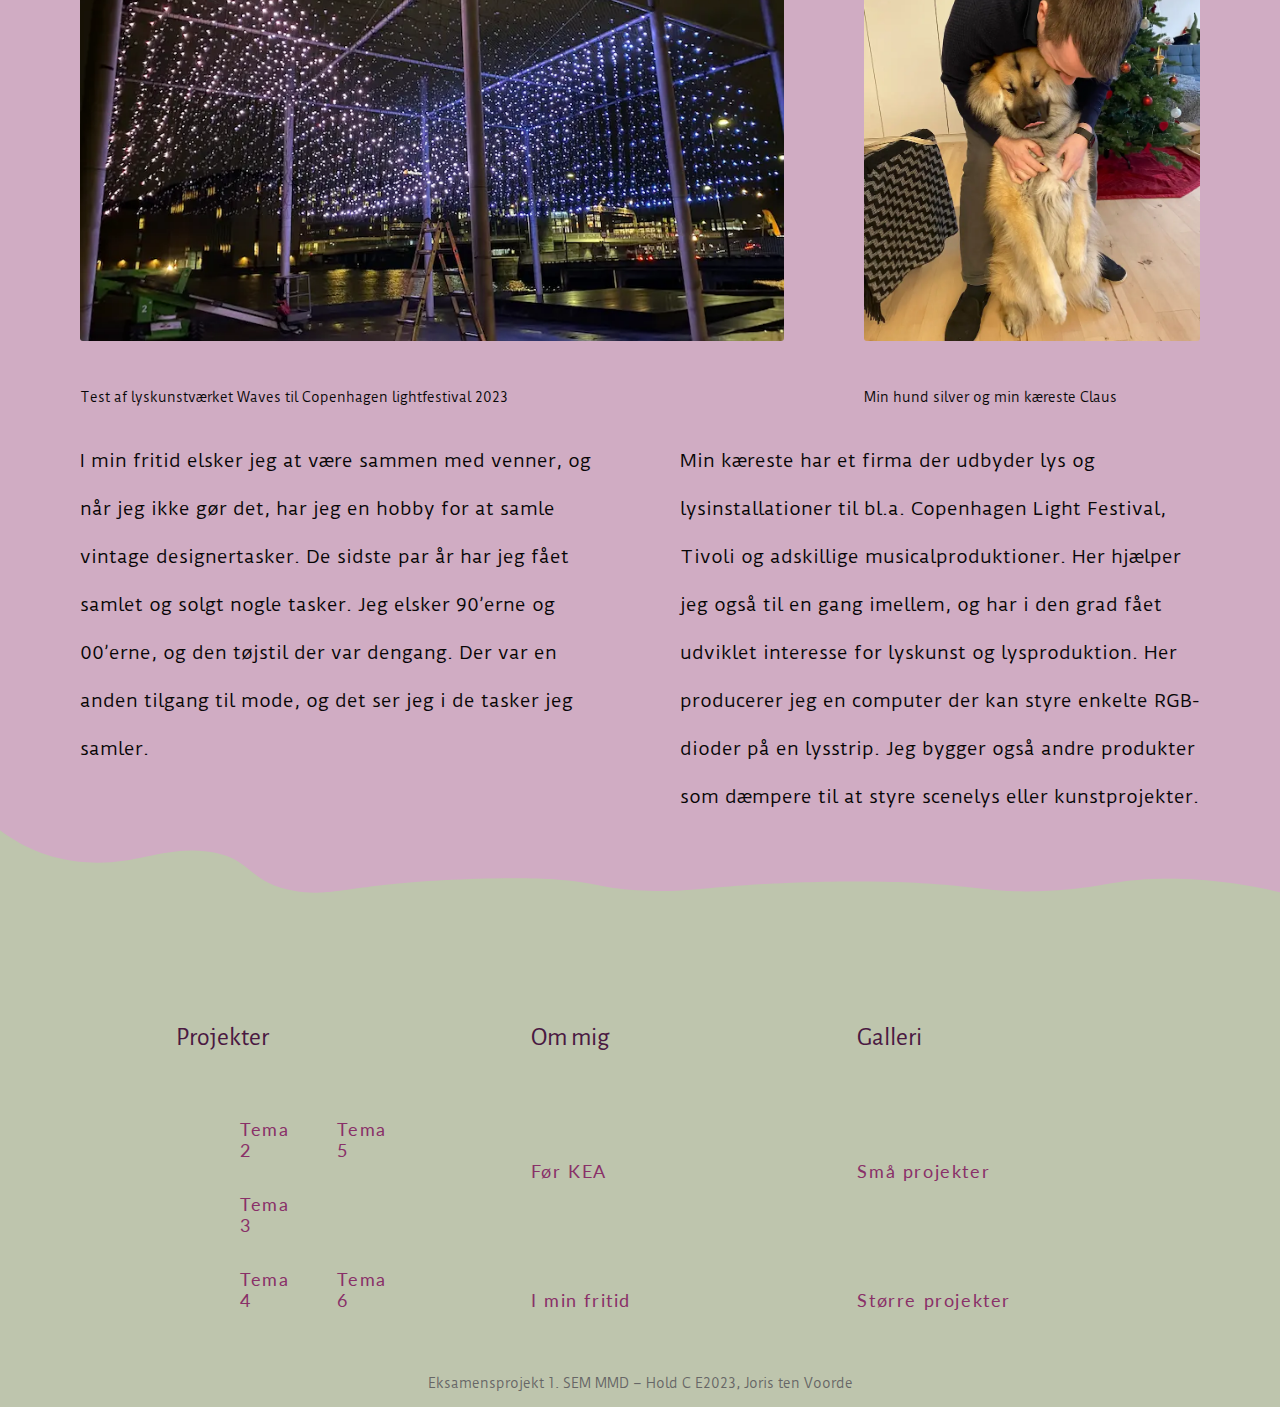
<file: ommig.html>
<!DOCTYPE html>
<html lang="da">

<head>
    <meta charset="UTF-8">
    <meta name="viewport" content="width=device-width, initial-scale=1.0">
    <meta name="robots" content="noindex">
    <title>Om mig</title>

    <!-- Stylesheets -->
    <link rel="stylesheet" href="styles/generel.css">
    <link rel="stylesheet" href="styles/layout.css">
    <link rel="stylesheet" href="styles/menu.css">
    <link rel="stylesheet" href="styles/animation.css">

    <!-- Fonte -->
    <link rel="preconnect" href="https://fonts.googleapis.com">
    <link rel="preconnect" href="https://fonts.gstatic.com" crossorigin>
    <link
        href="https://fonts.googleapis.com/css2?family=Alegreya+Sans&family=Duru+Sans&family=Fira+Sans+Condensed&family=Lato&display=swap"
        rel="stylesheet">

    <!-- Favicon -->
    <link rel="apple-touch-icon" sizes="180x180" href="favicon_io/apple-touch-icon.png">
    <link rel="icon" type="image/png" sizes="32x32" href="favicon_io/favicon-32x32.png">
    <link rel="icon" type="image/png" sizes="16x16" href="favicon_io/favicon-16x16.png">
    <link rel="manifest" href="favicon_io/site.webmanifest">
</head>

<body>

    <header>
        <a href="index.html"><img src="media/portfolioLogo.svg" alt="LOGO"></a>
        <input type="checkbox" id="burger-menu">
        <label for="burger-menu"> <img class="burgermenu" src="media/ikon_burgermenu.svg" alt=""></label>

        <nav class="navbar">
            <ul class="menu">
                <li><a href="#">Projekter <img class="ikonmenu" src="media/ikon_pilned.svg" alt=""></a>
                    <ul class="submenu">
                        <li><a href="tema_02.html">Tema 2 - Web</a></li>
                        <li><a href="tema_03.html">Tema 3 - UX/UI</a></li>
                        <li><a href="tema_04.html">Tema 4 - Animation</a></li>
                        <li><a href="tema_05.html">Tema 5 - Indhold</a></li>
                        <li><a href="tema_06.html">Tema 6 - Portfolio</a></li>
                    </ul>
                </li>
                <li><a href="ommig.html">
                        <div class="selected">Om mig <img class="ikonmenu" src="media/ikon_mig_active.svg" alt="">
                        </div>
                    </a></li>
                <li><a href="galleri.html">Galleri <img class="ikonmenu" src="media/ikon_galleri.svg" alt=""></a>
                </li>
            </ul>
        </nav>
    </header>

    <section id="section6">
        <div class="grid1-1">
            <div class="col1">
                <h1>Lidt om mig</h1>
                <h2 class="lighttext">Og hvad lavede jeg før multimediedesigner?</h2>
                <p class="lighttext">Hej, jeg hedder Joris og jeg læser multimediedesigner på KEA, 1. semester. Inden
                    uddannelsen havde
                    jeg sabbatår - og inden da gik jeg på Nærum Gymnasium, hvor jeg dimmiterede i 2020. Her læste jeg
                    Spansk A, Engelsk A og latin c.</p>
            </div>
            <div class="col2"><img width="800" height="600" class="imgTyp2" src="media/meportrait.webp"
                    alt="Portræt billede af mig">
                <div class="billedebeskriv lighttext">Mig og mit pindsvin Hugin</div>
            </div>
        </div>
        <div class="grid1-1">
            <div class="col1"><img width="800" height="1067" class="imgTyp1 " src="media/meportrait2.webp"
                    alt="Billede af mig popå arbejde i Tivoli">
                <div class="billedebeskriv lighttext">Her er jeg på
                    arbejde i Tivoli</div>
            </div>
            <div class="col2">
                <p class=" lighttext">I mit sabbatår brugte jeg 2,5 år i Tivoli, som forlystelseskontrollør.
                    Her
                    har jeg fået en masse gode venner og i den grad haft det sjovt. Det passer også rigtig godt,
                    da jeg har en stor passion for forlystelser og rutchebaner, som I nok har set under tema_03
                    UX/UI-projektet. </p>


                <p class="lighttext">Det er også i sabbatårene jeg flyttede fra Lyngby til Vesterbro sammen med
                    min kæreste, efter et kæmpe renovationsprojekt, der tog lidt længere tid end det skulle. Her
                    bor vi nu med vores pindsvin og hund. </p>

            </div>
        </div>
        <img class="wave_divider" src="media/wave_divider3.svg" alt="wave divider">
    </section>
    <section id="section3">
        <div class="grid1-1">
            <div class="col1">
                <h2 class="lighttext">Før min tid hos KEA</h2>
            </div>
            <div class="col2"></div>
        </div>
        <div class="grid1-1">
            <p class="col1 lighttext">Da jeg researchede uddannelser vidste jeg at det skulle være noget digitalt til
                mennesker. Det lyder meget bredt, men jeg var meget fastsat efter nogle år i kundebranchen, at jeg gerne
                vil skabe noget for nogen.

            </p>
            <p class="col2 lighttext">Jeg elsker at være kreativ, når jeg finder inspirationen til det. Det er dog ikke
                særligt ofte, derfor finder jeg designdelen af multimediedesigner en smule udfordrende - på den gode
                måde.
            </p>

        </div>
        <div class="grid1-1">
            <div class="col1">
                <p class="lighttext">I 3.G havde jeg valgfaget Informatik, som jeg har haft stor gavn af, i betragning
                    af
                    uddannelsen. Her blev jeg introduceret til HTML og CSS. Vi arbejdede med websites, Python, Scratch
                    og
                    udarbejdede en mobilapp.</p>


            </div>
            <div class="col2"><img width="800" height="437" class="imgTyp1" src="media/firstproject.webp"
                    alt="Screendump af mit første html projekt"><span class="billedebeskriv lighttext">Screendump af mit
                    første HTML- og CSSprojekt i Informatik</span></div>
        </div>
        <div class="grid1-1">
            <div class="col1">
                <p class="lighttext">Dog er det et helt andet mindset vi har på Multimediedesign, da alt er
                    erhversorienteret og- baseret. Informatik var mere shits & giggles. Men hvor er jeg glad for at have
                    haft det som valgfag.</p>
                <p class="lighttext">Jeg har i den grad fået vækket min kærlig til kode og frontend-design takket være
                    Informatik.</p>
            </div>
            <div class="col2"><img width="800" height="437" class="imgTyp1" src="media/scratchproject.webp"
                    alt="Screendump af mit første html projekt"><span class="billedebeskriv lighttext">Screendump af
                    noget kode jeg lavede i scratch</span></div>
        </div>
    </section>

    <section id="section2">
        <img class="wave_divider" src="media/wave_divider3_top.svg" alt="wave divider">
        <div class="grid2-1">

            <h2 class="col1">Hvad laver jeg i min fritid?</h2>

            <div class="col2"></div>
        </div>

        <div class="grid1-2">
            <div class="col1"> <img width="800" height="1422" class="img1-1 imgTyp1 imgauto"
                    src="media/meportrait3.webp" alt="Mig der lodder et produkt">

            </div>
            <div class="col2">
                <img width="800" height="600" class="img2-1 imgTyp1" src="media/meportrait4.webp"
                    alt="Mig med lyskunstværk in the making">

            </div>
        </div>
        <div class="grid1-2">
            <div class="col1 billedebeskriv">Mig der lodder produkter</div>
            <div class="col2 billedebeskriv">Mig der sætter kunstværk op til CPH lightfestival 2023</div>
        </div>
        <div class="grid2-1">
            <div class="col1">
                <img width="800" height="600" class="img2-1 imgTyp1" src="media/lysinstallation.webp"
                    alt="Lysinstallation til CPH lightfestival 2023">

            </div>
            <div class="col2">
                <img width="800" height="1067" class="img1-1 imgTyp1 imgauto" src="media/hundogk.webp"
                    alt="Hund og kæreste">

            </div>
        </div>
        <div class="grid2-1">
            <div class="col1 billedebeskriv">Test af lyskunstværket
                Waves til Copenhagen lightfestival 2023</div>
            <div class="col2 billedebeskriv">Min hund silver og min kæreste Claus</div>
        </div>

        <div class="grid1-1">
            <div class="col1">
                <p>I min fritid elsker jeg at være sammen med venner, og når jeg ikke gør det, har jeg en hobby for at
                    samle vintage designertasker. De sidste par år har jeg fået samlet og solgt nogle tasker. Jeg elsker
                    90’erne og 00’erne, og den tøjstil der var dengang. Der var en anden tilgang til mode, og det ser
                    jeg i de tasker jeg samler. </p>
            </div>
            <div class="col2">
                <p>Min kæreste har et firma der udbyder lys og lysinstallationer til bl.a. Copenhagen Light Festival,
                    Tivoli og adskillige musicalproduktioner. Her hjælper jeg også til en gang imellem, og har i den
                    grad fået udviklet interesse for lyskunst og lysproduktion. Her producerer jeg en computer der kan
                    styre enkelte RGB-dioder på en lysstrip. Jeg
                    bygger også andre produkter som dæmpere til at styre scenelys eller kunstprojekter.</p>
            </div>
        </div>
        <img class="wave_divider" src="media/wave_divider4.svg" alt="wave divider">
    </section>

    <footer>
        <div class="grid1-1-1 flexbox2">
            <div class="col1"><a class="footerlink left" href="index.html#section2">Projekter</a>
                <div class="grid1-1">
                    <div class="flexcolumn2">
                        <a class="footerunderlink" href="tema_02.html">Tema 2</a>
                        <a class="footerunderlink" href="tema_03.html">Tema 3</a>
                        <a class="footerunderlink" href="tema_04.html">Tema 4</a>
                    </div>
                    <div class="flexcolumn1">
                        <a class="footerunderlink" href="tema_05.html">Tema 5</a>
                        <a class="footerunderlink" href="tema_06.html">Tema 6</a>
                    </div>
                </div>
            </div>

            <div class="col2">
                <a class="footerlink left " href="ommig.html">Om mig</a>
                <div class="flexcolumn2">
                    <a class="footerunderlink" href="ommig.html#section3">Før KEA</a>
                    <a class="footerunderlink" href="ommig.html#section2">I min fritid</a>
                </div>
            </div>

            <div class="col3">
                <a class="footerlink left" href="galleri.html">Galleri</a>
                <div class="flexcolumn2">
                    <a class="footerunderlink" href="galleri.html">Små projekter</a>
                    <a class="footerunderlink" href="galleri.html">Større projekter</a>
                </div>
            </div>

        </div>

        <div class="footerafslutning center">Eksamensprojekt 1. SEM MMD – Hold C E2023, Joris ten Voorde</div>

    </footer>
    <script src="script/script.js"></script>
</body>

</html>
</file>
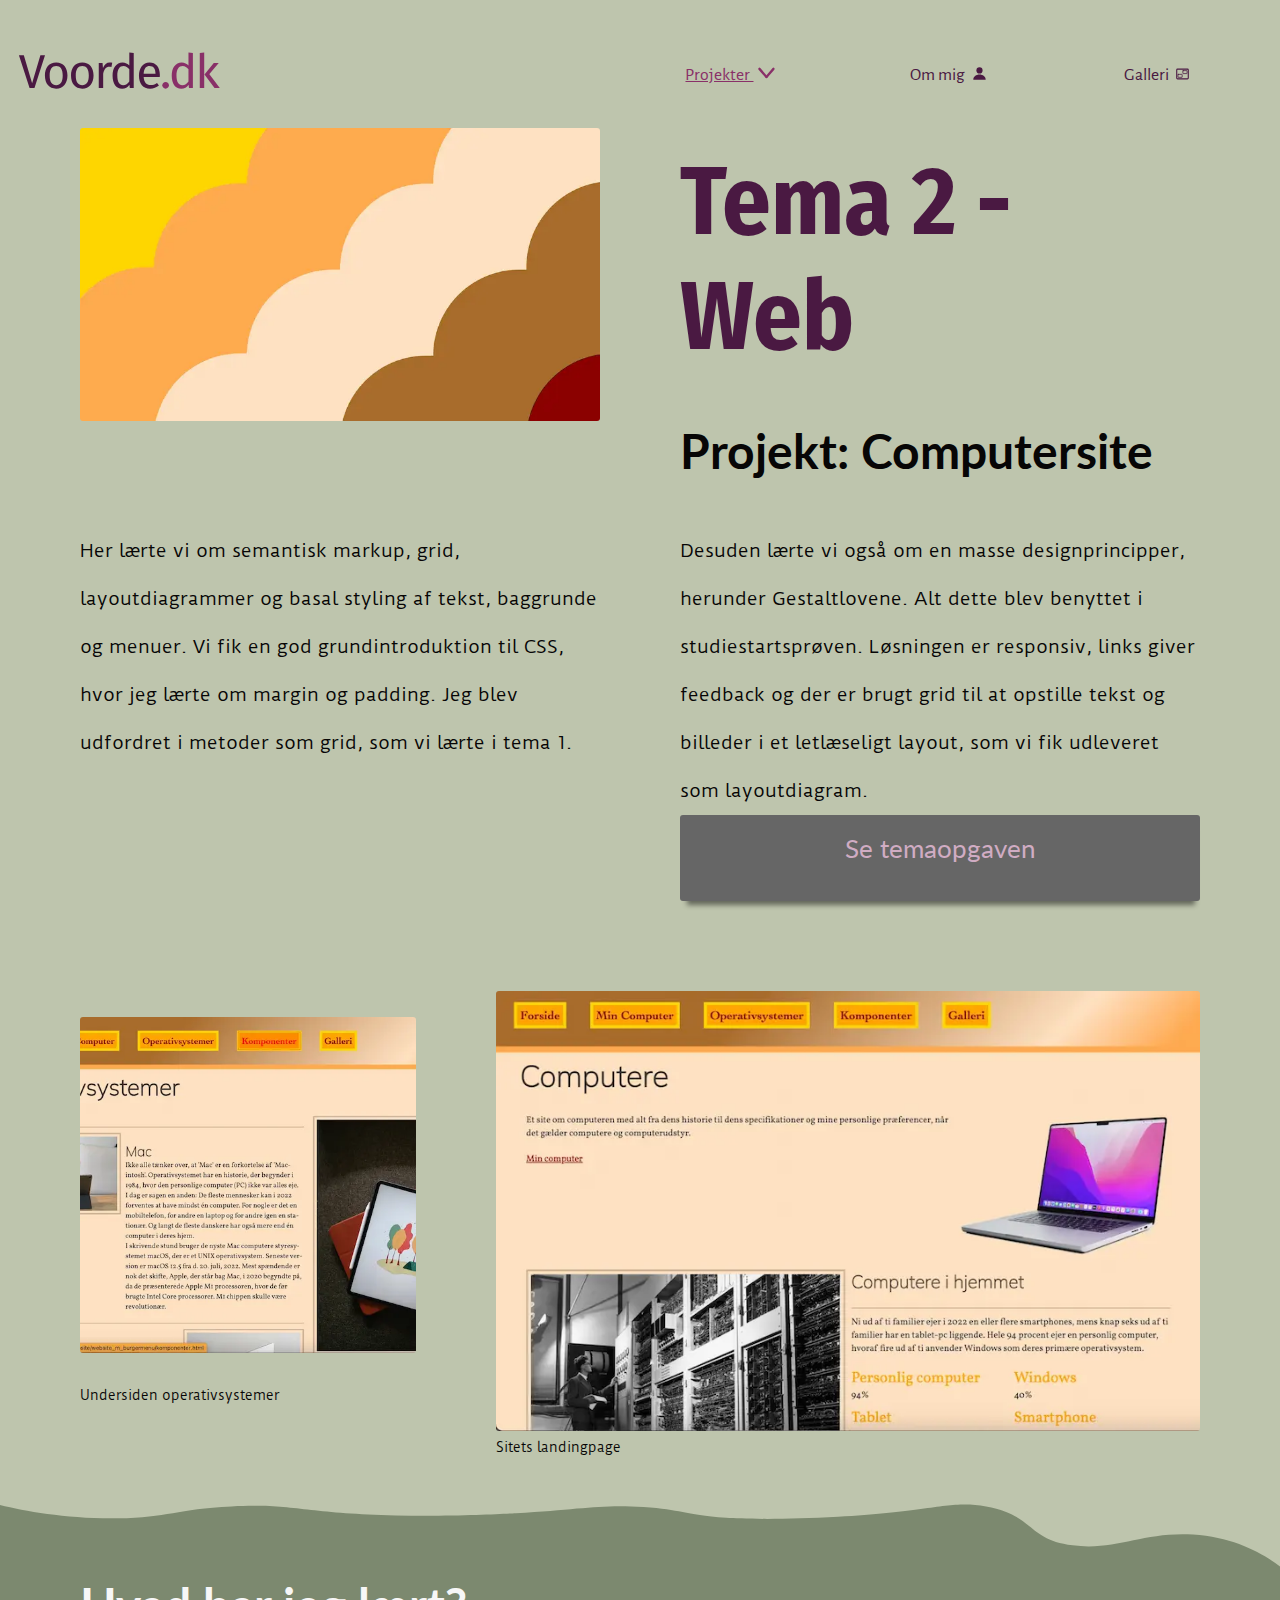
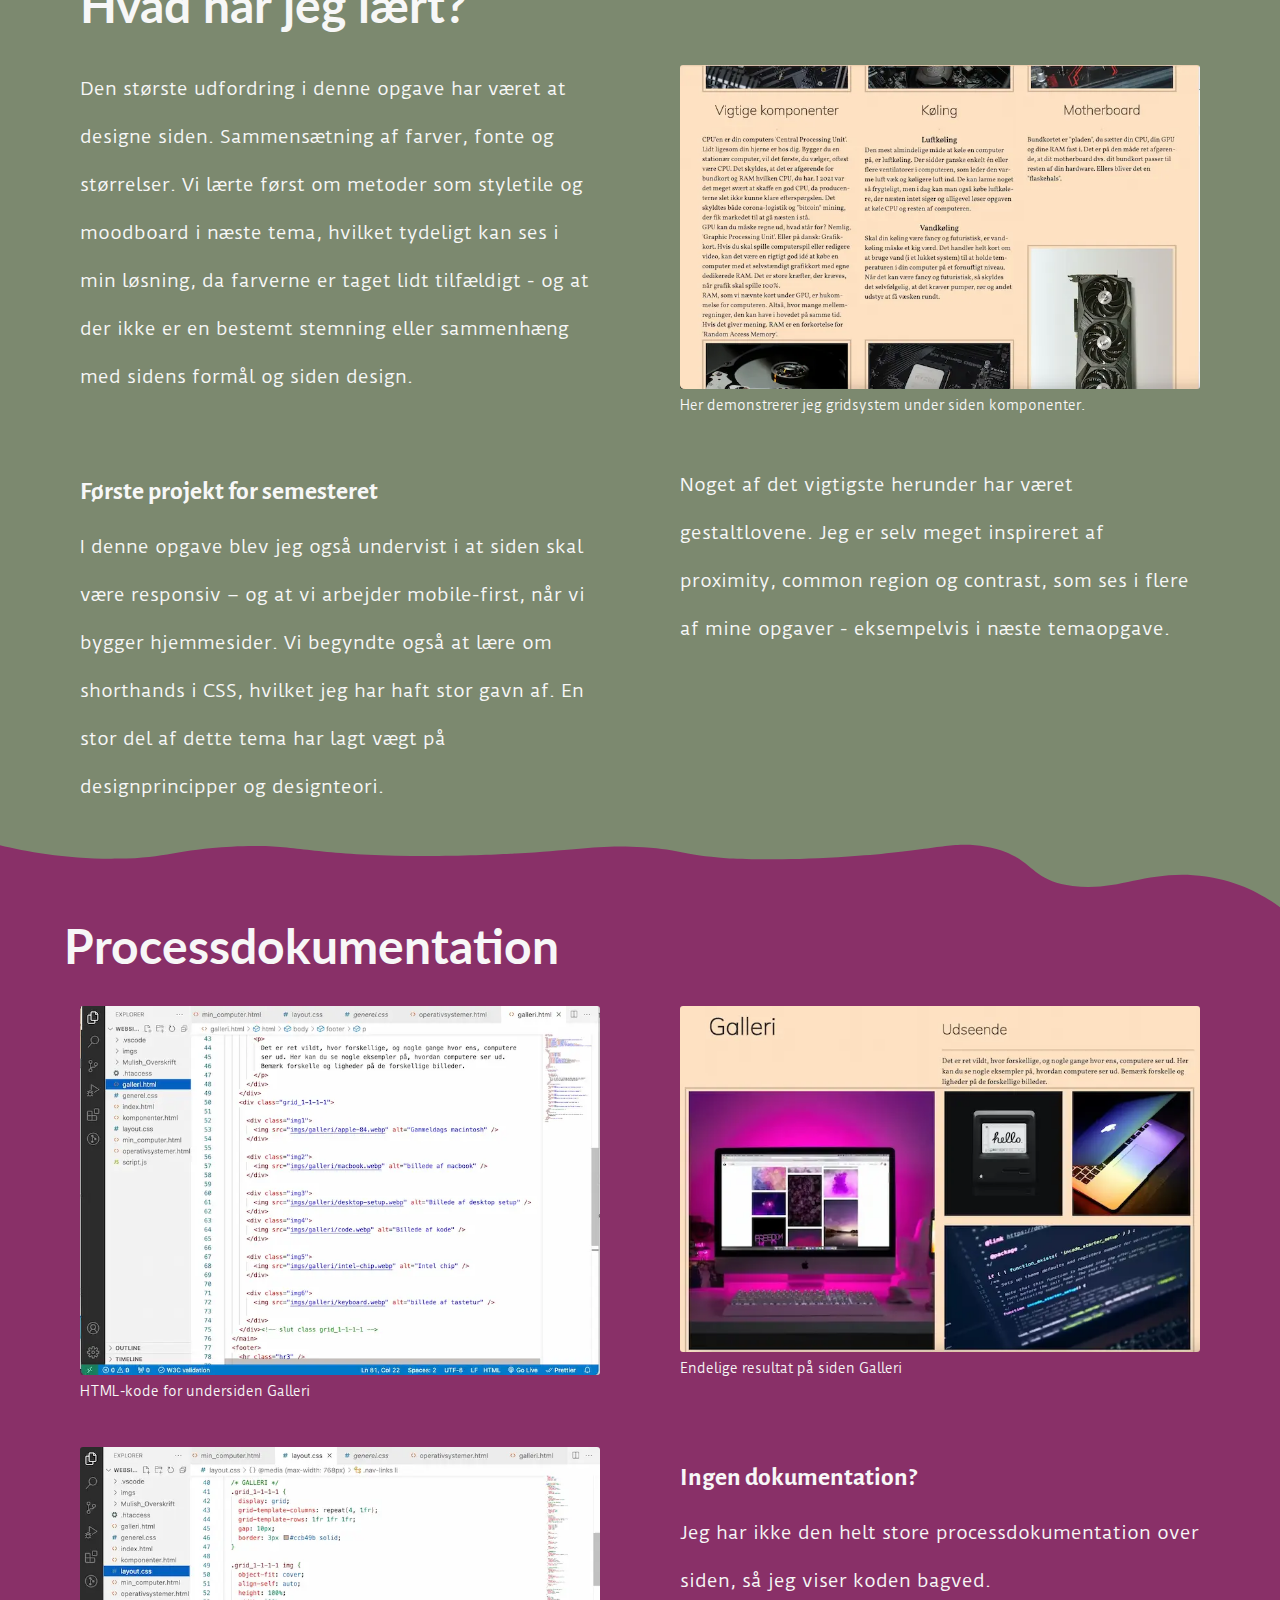
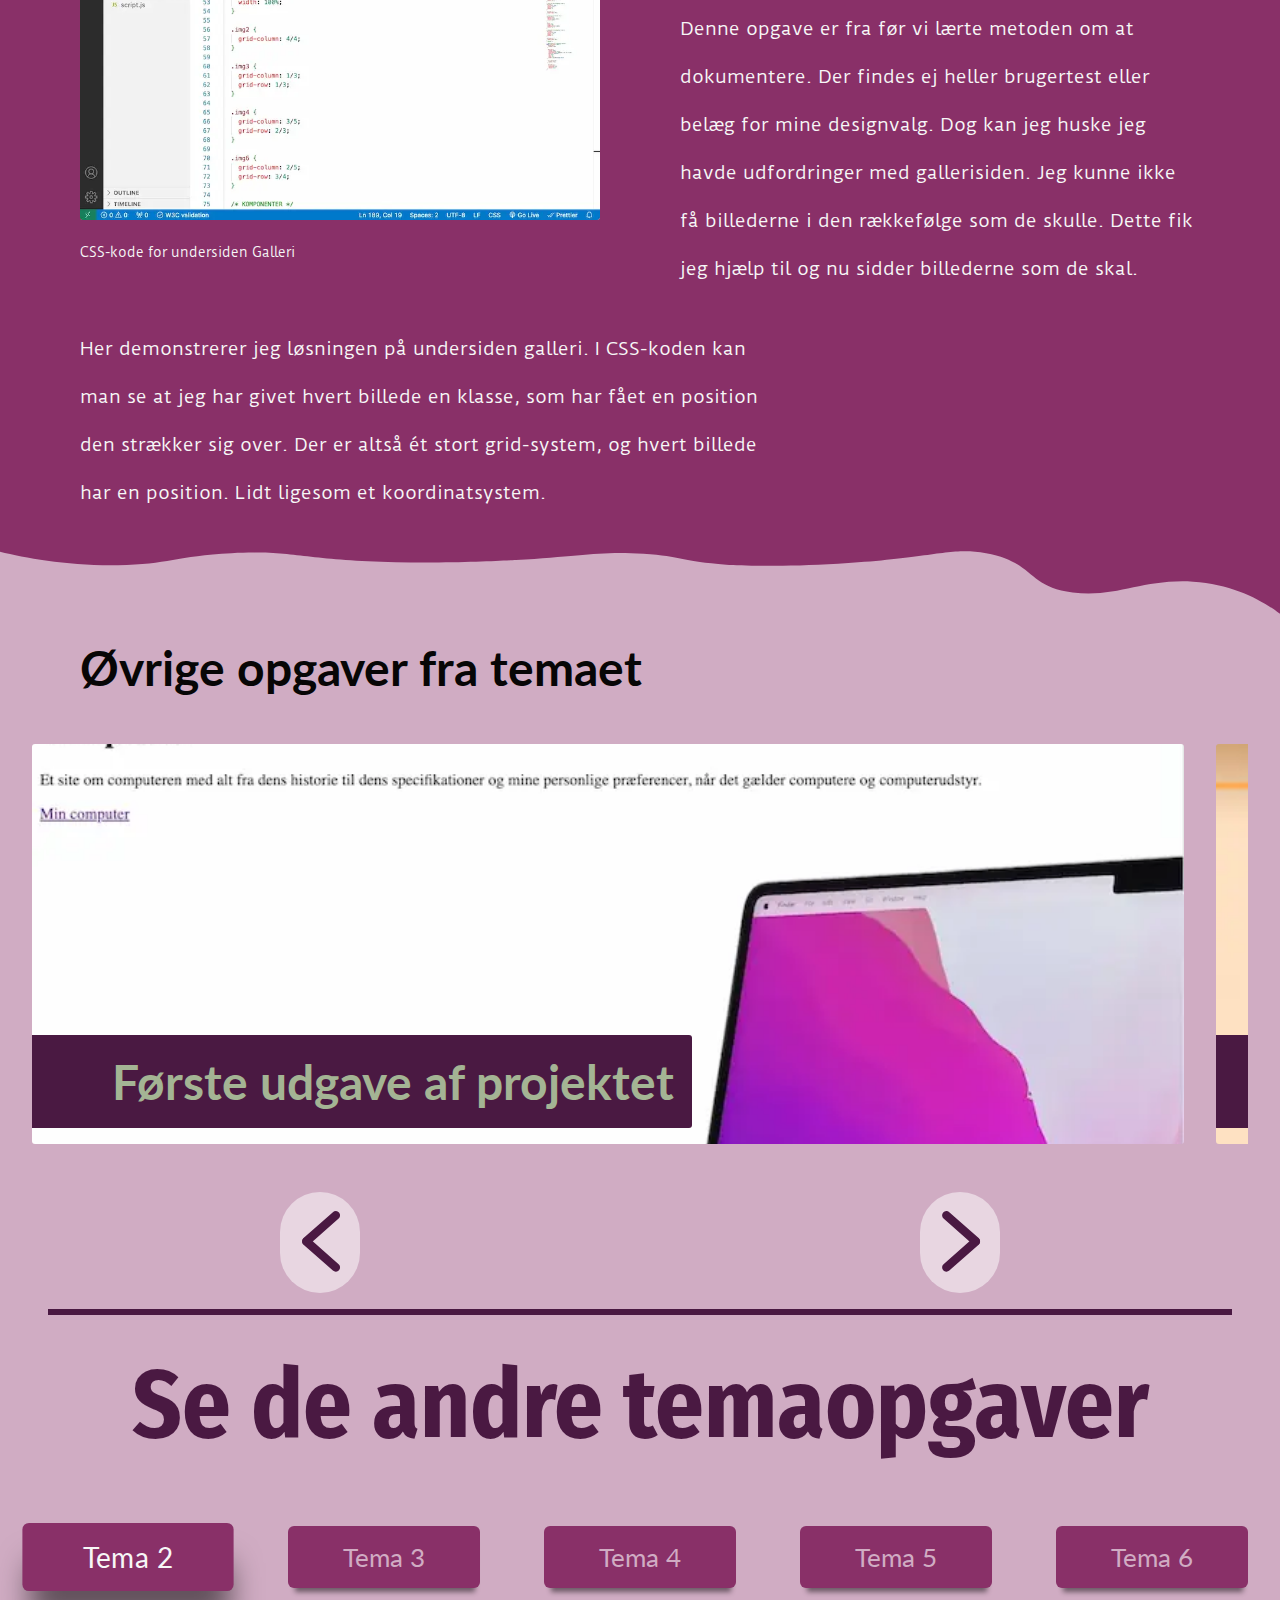
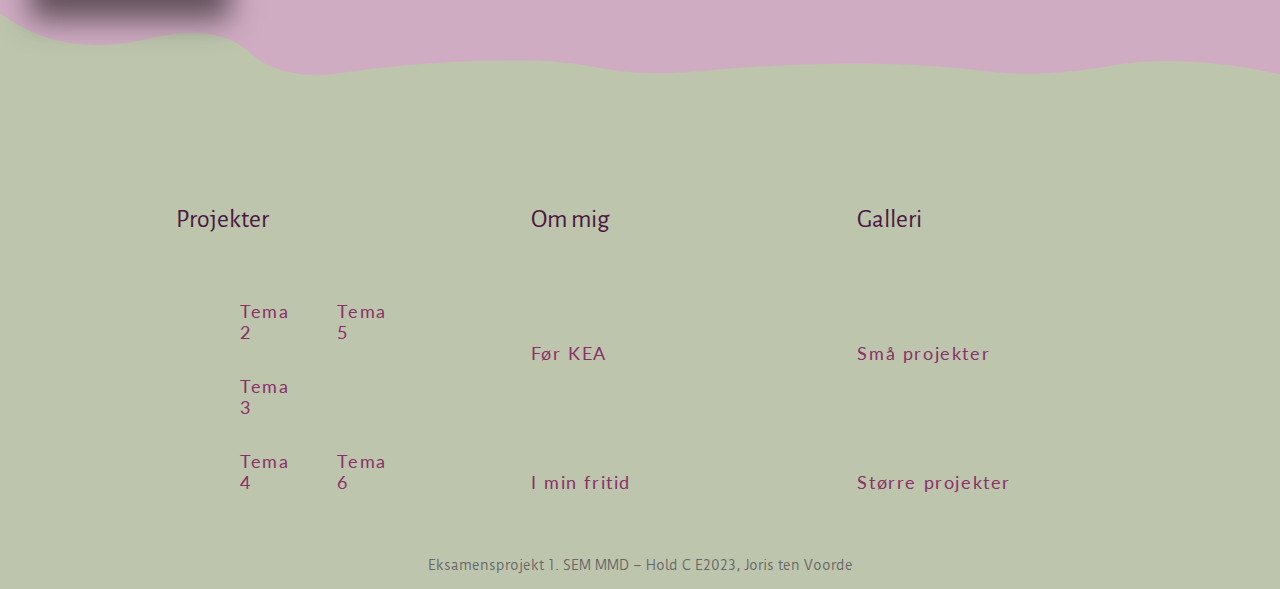
<file: tema_02.html>
<!DOCTYPE html>
<html lang="da">

<head>
    <meta charset="UTF-8">
    <meta name="viewport" content="width=device-width, initial-scale=1.0">
    <meta name="robots" content="noindex">
    <title>Tema 2 - Web</title>

    <!-- Stylesheets -->
    <link rel="stylesheet" href="styles/generel.css">
    <link rel="stylesheet" href="styles/layout.css">
    <link rel="stylesheet" href="styles/menu.css">
    <link rel="stylesheet" href="styles/animation.css">

    <!-- Fonte -->
    <link rel="preconnect" href="https://fonts.googleapis.com">
    <link rel="preconnect" href="https://fonts.gstatic.com" crossorigin>
    <link
        href="https://fonts.googleapis.com/css2?family=Alegreya+Sans&family=Duru+Sans&family=Fira+Sans+Condensed&family=Lato&display=swap"
        rel="stylesheet">

    <!-- Favicon -->
    <link rel="apple-touch-icon" sizes="180x180" href="favicon_io/apple-touch-icon.png">
    <link rel="icon" type="image/png" sizes="32x32" href="favicon_io/favicon-32x32.png">
    <link rel="icon" type="image/png" sizes="16x16" href="favicon_io/favicon-16x16.png">
    <link rel="manifest" href="favicon_io/site.webmanifest">
</head>

<body>


    <header>
        <a href="index.html"><img src="media/portfolioLogo.svg" alt="LOGO"></a>
        <input type="checkbox" id="burger-menu">
        <label for="burger-menu"> <img class="burgermenu" src="media/ikon_burgermenu.svg" alt=""></label>

        <nav class="navbar">
            <ul class="menu">
                <li><a href="#">
                        <div class="selected">Projekter <img class="ikonmenu" src="media/ikon_pilned_active.svg" alt="">
                        </div>
                    </a>
                    <ul class="submenu">
                        <li><a href="tema_02.html">
                                <div class="selected">Tema 2 - Web</div>
                            </a></li>
                        <li><a href="tema_03.html">Tema 3 - UX/UI</a></li>
                        <li><a href="tema_04.html">Tema 4 - Animation</a></li>
                        <li><a href="tema_05.html">Tema 5 - Indhold</a></li>
                        <li><a href="tema_06.html">Tema 6 - Portfolio</a></li>
                    </ul>
                </li>
                <li><a href="ommig.html">Om mig <img class="ikonmenu" src="media/ikon_mig.svg" alt=""></a></li>
                <li><a href="galleri.html">Galleri <img class="ikonmenu" src="media/ikon_galleri.svg" alt=""></a>
                </li>
            </ul>
        </nav>
    </header>




    <section id="section1">
        <div class="grid1-1">
            <div class="col1"><img width="800" height="600" class="imgTyp1 " src="media/Assetprojekt2.webp"
                    alt="Screendump af sidens farver" width="1920" height="1080">
            </div>
            <div class="col2">
                <h1>Tema 2 - Web</h1>
                <h2>Projekt: Computersite</h2>
            </div>
        </div>
        <div class="grid1-1">
            <div class="col1">
                <p>Her lærte vi om semantisk markup, grid, layoutdiagrammer og basal styling af tekst, baggrunde og
                    menuer. Vi fik en god
                    grundintroduktion til CSS, hvor jeg lærte om margin og padding. Jeg blev udfordret i metoder som
                    grid, som vi lærte i tema 1. </p>
            </div>
            <div class="col2">
                <p>Desuden lærte vi også om en masse designprincipper, herunder Gestaltlovene. Alt dette blev benyttet i
                    studiestartsprøven. Løsningen er responsiv, links giver feedback og der er brugt grid til at
                    opstille tekst og billeder i et letlæseligt layout, som vi fik udleveret som layoutdiagram. </p>
                <a class="cta1 center" href="https://voorde.dk/kea/02_web/01_website/website_m_burgermenu/index.html"
                    target="_blank">Se
                    temaopgaven</a>
            </div>
        </div>

        <div class="grid1-2">
            <div class="col1"><img class="img1-1 imgTyp2" src="media/tema02/tema02_2.webp"
                    alt="Skræmdump af siden operativsystemer">
                <div class="billedebeskriv">Undersiden operativsystemer</div>

            </div>

            <div class="col2"><img width="800" height="500" class="img2-1 imgTyp2" src="media/tema02/tema02_6.webp"
                    alt="skærmdump af forsiden">
                <div class="billedebeskriv">Sitets landingpage</div>
            </div>
        </div>

    </section>


    <section id="section4">
        <img class="wave_divider" src="media/wave_divider4_top.svg" alt="wave divider">
        <div class="grid2-1">
            <h2 class=" col1 lighttext">Hvad har jeg lært?</h2>
            <div class="col2"></div>
        </div>
        <div class="grid1-1">
            <div class="col1">
                <p class="lighttext">Den største udfordring i denne opgave har været at designe siden. Sammensætning af
                    farver, fonte og størrelser. Vi lærte først om metoder som styletile og moodboard i næste tema,
                    hvilket tydeligt kan ses i min løsning, da farverne er taget lidt tilfældigt - og at der ikke er en
                    bestemt stemning eller sammenhæng med sidens formål og siden design.</p>
            </div>
            <div class="col2"><img width="2346" height="1464" class="imgauto imgTyp2" src="media/tema02/tema02_3.webp"
                    alt="skærmdump af siden komponenter">
                <div class="billedebeskriv lighttext">Her demonstrerer jeg
                    gridsystem under siden komponenter.</div>
            </div>
        </div>
        <div class="grid1-1">
            <div class="col1">
                <h3 class="lighttext">Første projekt for semesteret</h3>
                <p class="lighttext">I denne opgave blev jeg også undervist i at siden skal være responsiv – og at vi
                    arbejder mobile-first, når vi bygger hjemmesider. Vi begyndte også at lære om shorthands i CSS,
                    hvilket jeg har haft stor gavn af. En
                    stor
                    del af dette tema har lagt vægt på designprincipper og designteori.</p>
            </div>
            <div class="col2">
                <p class="lighttext">Noget af det vigtigste herunder har været gestaltlovene. Jeg er selv meget
                    inspireret af
                    proximity, common region og contrast, som ses i flere af mine opgaver - eksempelvis i næste
                    temaopgave. </p>
            </div>
        </div>
    </section>

    <section id="section3">
        <img class="wave_divider" src="media/wave_divider1_top.svg" alt="wave divider">
        <div class="grid1-1">
            <h2 class="lighttext">Process&shy;dokumentation</h2>
            <div class="col2">

            </div>
        </div>
        <div class="grid1-1">
            <div class="col1"><img class="imgauto imgTyp2 " src="media/tema02/tema02_8.webp" alt="billede af kode">
                <div class="billedebeskriv lighttext">HTML-kode for undersiden Galleri</div>
            </div>
            <div class="col2"><img class="imgauto imgTyp2" src="media/tema02/tema02_7.webp"
                    alt="billede af færdigt galleri">
                <div class="billedebeskriv lighttext">Endelige resultat på siden Galleri</div>
            </div>
        </div>
        <div class="grid1-1">
            <div class="col1"><img width="800" height="573" class="imgTyp2" src="media/tema02/tema02_9.webp"
                    alt="billede af CSS kode">
                <div class="billedebeskriv lighttext">CSS-kode for undersiden Galleri</div>
            </div>
            <div class="col2">
                <h3 class="lighttext">Ingen dokumentation?</h3>
                <p class="lighttext">Jeg har ikke den helt store processdokumentation over siden, så jeg viser koden
                    bagved.</p>
                <p class="lighttext">Denne opgave er fra før vi lærte metoden om at dokumentere. Der findes ej heller
                    brugertest eller
                    belæg
                    for mine designvalg. Dog kan jeg huske jeg havde udfordringer med gallerisiden. Jeg kunne ikke få
                    billederne i den rækkefølge som de skulle. Dette fik jeg hjælp til og nu sidder billederne som de
                    skal.</p>

            </div>
        </div>
        <div class="grid2-1">
            <div class="col1">
                <p class="lighttext"> Her demonstrerer jeg løsningen på undersiden galleri. I CSS-koden kan man se at
                    jeg har givet hvert billede en klasse, som har fået en position den strækker sig over. Der er altså
                    ét stort grid-system, og hvert billede har en position. Lidt ligesom et koordinatsystem.</p>
            </div>
            <div class="col2">
                <p class="lighttext"></p>
            </div>
        </div>



    </section>
    <section id="section2">
        <img class="wave_divider" src="media/wave_divider3_top.svg" alt="wave divider">
        <div class="grid2-1">
            <div class="col1">
                <h2>Øvrige opgaver fra temaet</h2>
            </div>
            <div class="col2">
            </div>
        </div>

        <div class="grid1-1-1-1">

            <a href="https://voorde.dk/kea/02_web/01_website/indhold/" target="_blank" class="col1 imgtyp1container">
                <img src="media/tema02/tema02_10.webp" alt="første udgave af sitet" class="imgTyp1 img1-1">
                <h2 class="tekstipic">Første udgave af projektet</h2>
            </a>

            <a href="https://voorde.dk/kea/02_web/01_website/mobilsite/" target="_blank"
                class="col2 imgtyp1container"><img src="media/tema02/tema02_11.webp" alt="Første styling"
                    class="imgTyp1 img1-1">
                <h2 class="tekstipic">Mobilsite-version med styling</h2>
            </a>
            <a href="https://voorde.dk/kea/02_web/25_bokse-opgave-stud/" target="_blank"
                class="col3 imgtyp1container"><img src="media/tema02/tema02_12.webp" alt="25-bokse"
                    class="imgTyp1 img1-1">
                <h2 class="tekstipic">25-bokse CSS-opgave</h2>
            </a>
            <a href="https://voorde.dk/kea/02_web/visitkort/index.html" target="_blank"
                class="col4 imgtyp1container"><img src="media/tema02/tema02_13.webp" alt="Visitkortøvelse"
                    class="imgTyp1 img1-1">
                <h2 class="tekstipic">Visitkortøvelse</h2>
            </a>
        </div>
        <div class="flexbox3">

            <div class="pil_left_container">
                <div class="pil_left"></div>
            </div>

            <div class="pil_right_container">
                <div class="pil_right"></div>

            </div>
        </div>
        <hr class="hr1">
        <h1 class="center">Se de andre temaopgaver</h1>

        <div class="flexbox3">
            <a href="#" class="cta2 cta2_selected">Tema 2</a>
            <a href="tema_03.html" class="cta2">Tema 3</a>
            <a href="tema_04.html" class="cta2">Tema 4</a>
            <a href="tema_05.html" class="cta2">Tema 5</a>
            <a href="tema_06.html" class="cta2">Tema 6</a>
        </div>

        <img class="wave_divider" src="media/wave_divider4.svg" alt="wave divider">
    </section>

    <footer>
        <div class="grid1-1-1 flexbox2">
            <div class="col1"><a class="footerlink left" href="index.html#section2">Projekter</a>
                <div class="grid1-1">
                    <div class="flexcolumn2">
                        <a class="footerunderlink" href="tema_02.html">Tema 2</a>
                        <a class="footerunderlink" href="tema_03.html">Tema 3</a>
                        <a class="footerunderlink" href="tema_04.html">Tema 4</a>
                    </div>
                    <div class="flexcolumn1">
                        <a class="footerunderlink" href="tema_05.html">Tema 5</a>
                        <a class="footerunderlink" href="tema_06.html">Tema 6</a>
                    </div>
                </div>
            </div>

            <div class="col2">
                <a class="footerlink left " href="ommig.html">Om mig</a>
                <div class="flexcolumn2">
                    <a class="footerunderlink" href="ommig.html#section3">Før KEA</a>
                    <a class="footerunderlink" href="ommig.html#section2">I min fritid</a>
                </div>
            </div>

            <div class="col3">
                <a class="footerlink left" href="galleri.html">Galleri</a>
                <div class="flexcolumn2">
                    <a class="footerunderlink" href="galleri.html">Små projekter</a>
                    <a class="footerunderlink" href="galleri.html">Større projekter</a>
                </div>
            </div>

        </div>

        <div class="footerafslutning center">Eksamensprojekt 1. SEM MMD – Hold C E2023, Joris ten Voorde</div>

    </footer>
    <script src="script/script.js"></script>
</body>

</html>
</file>
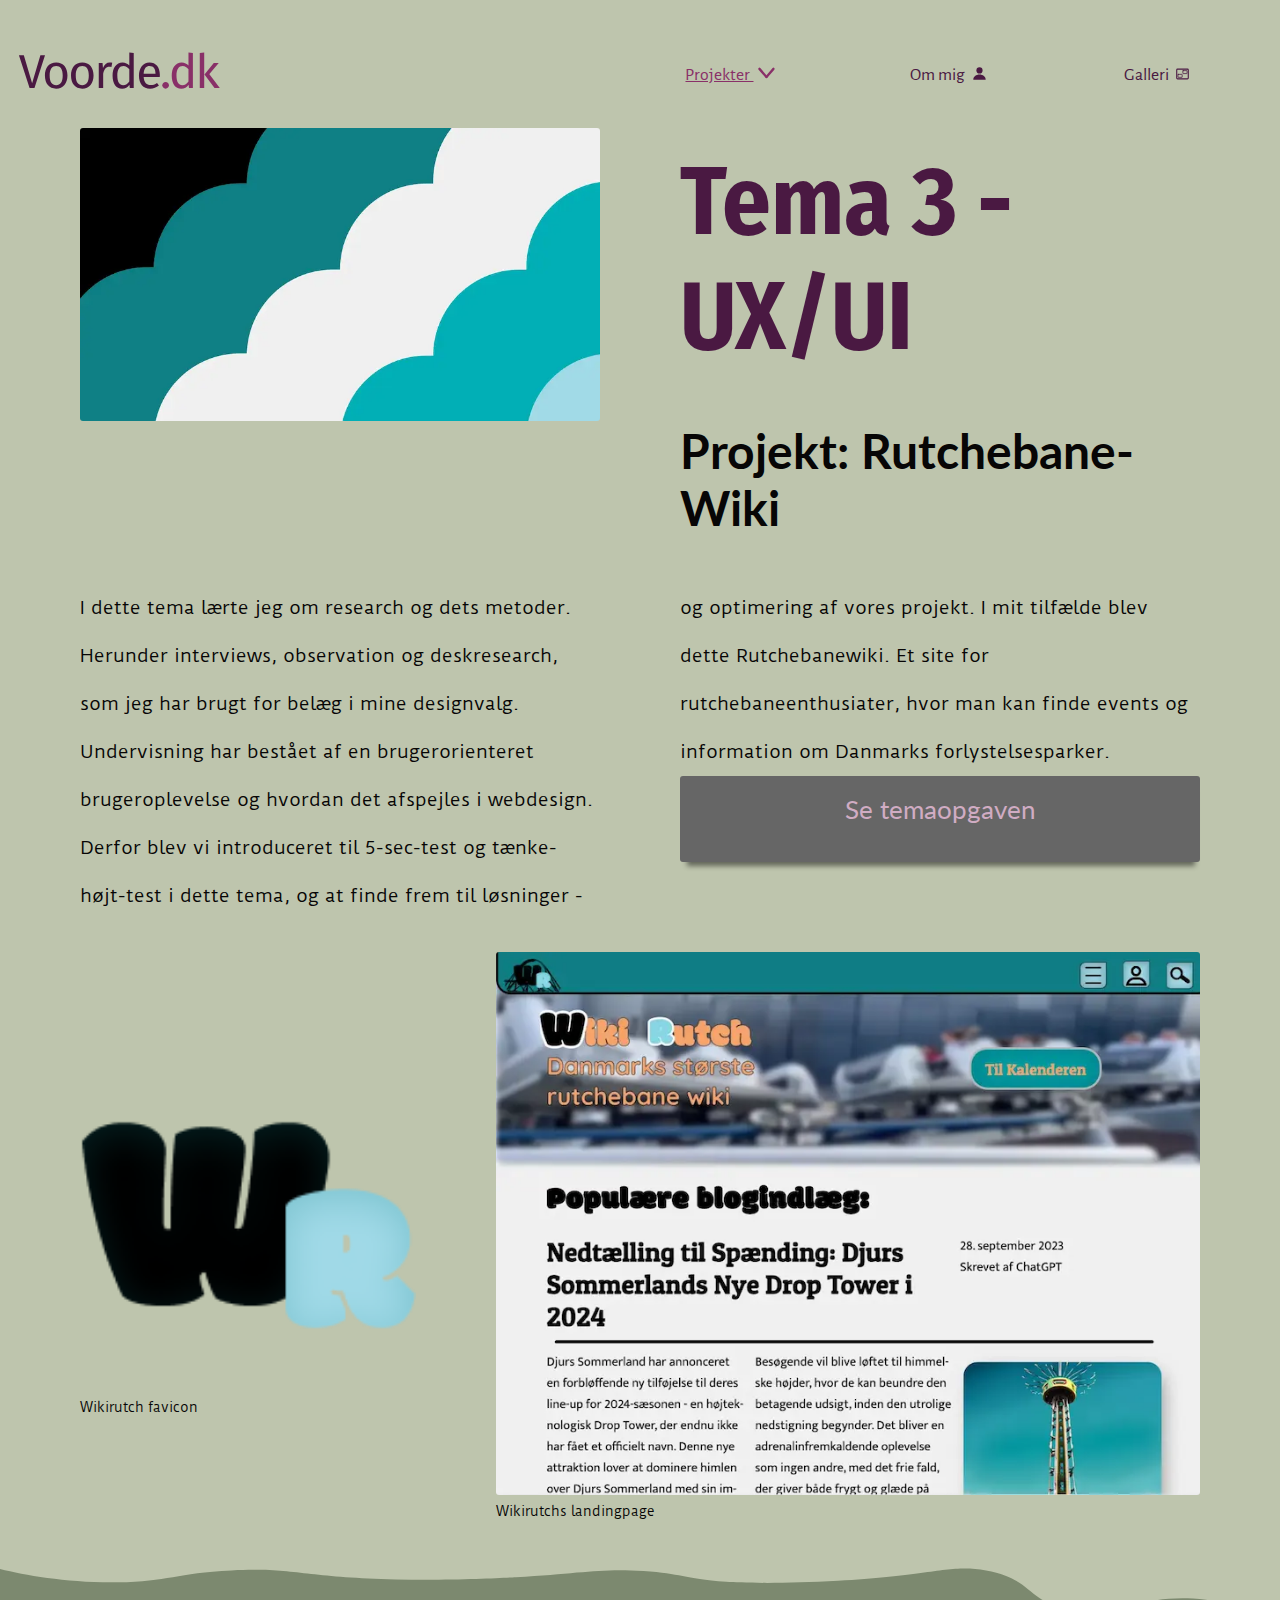
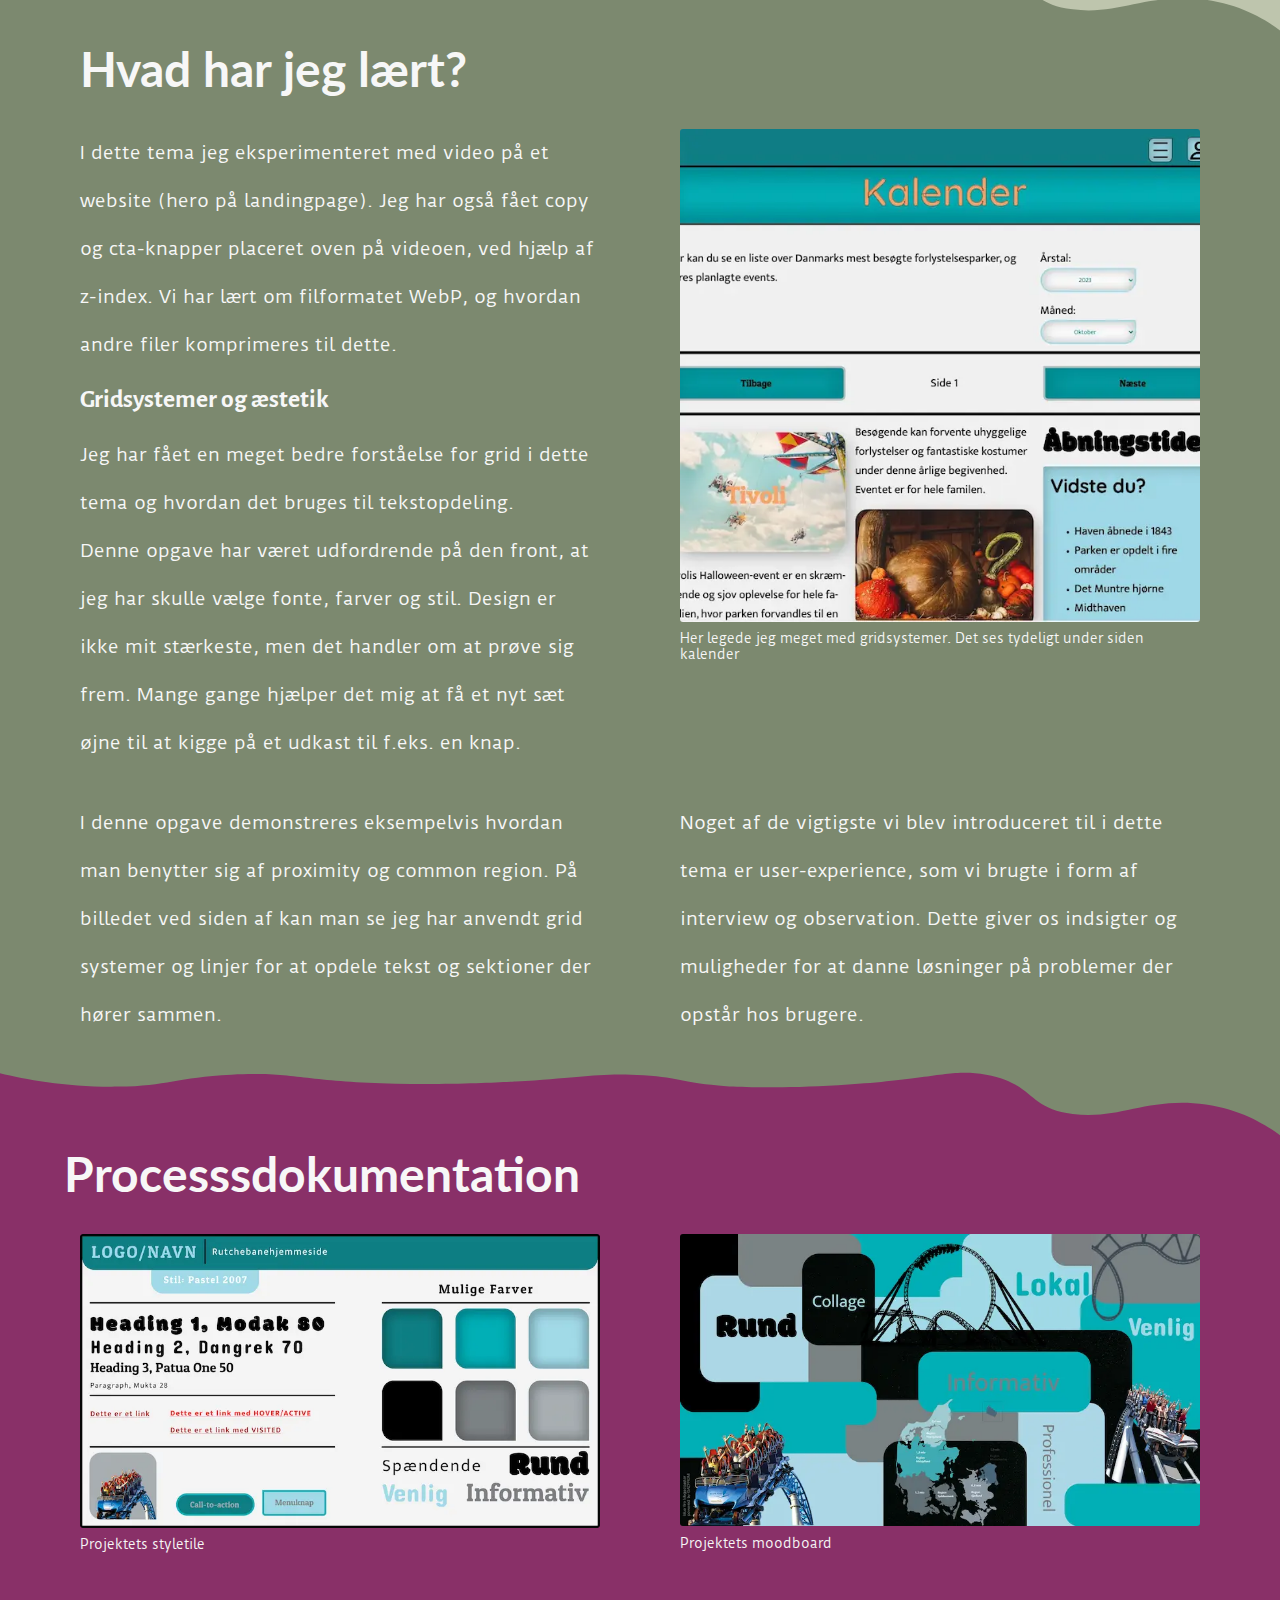
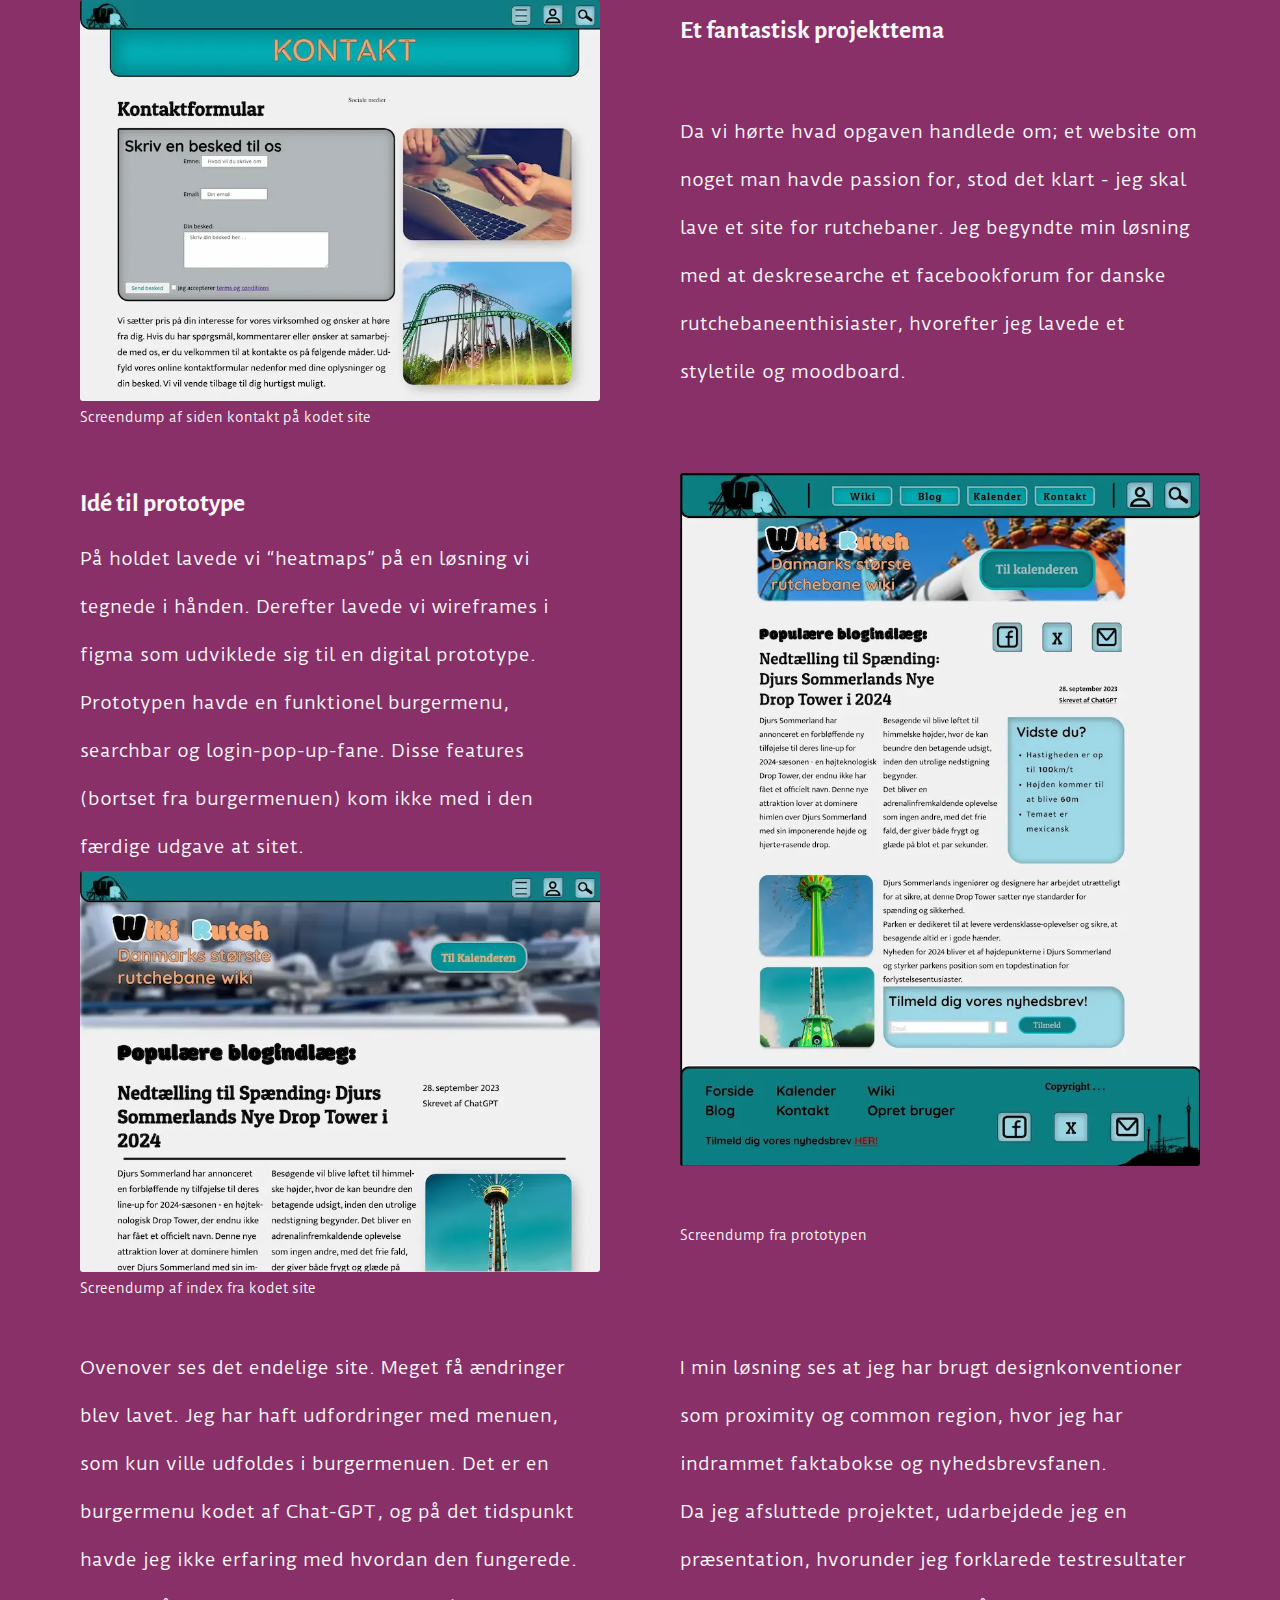
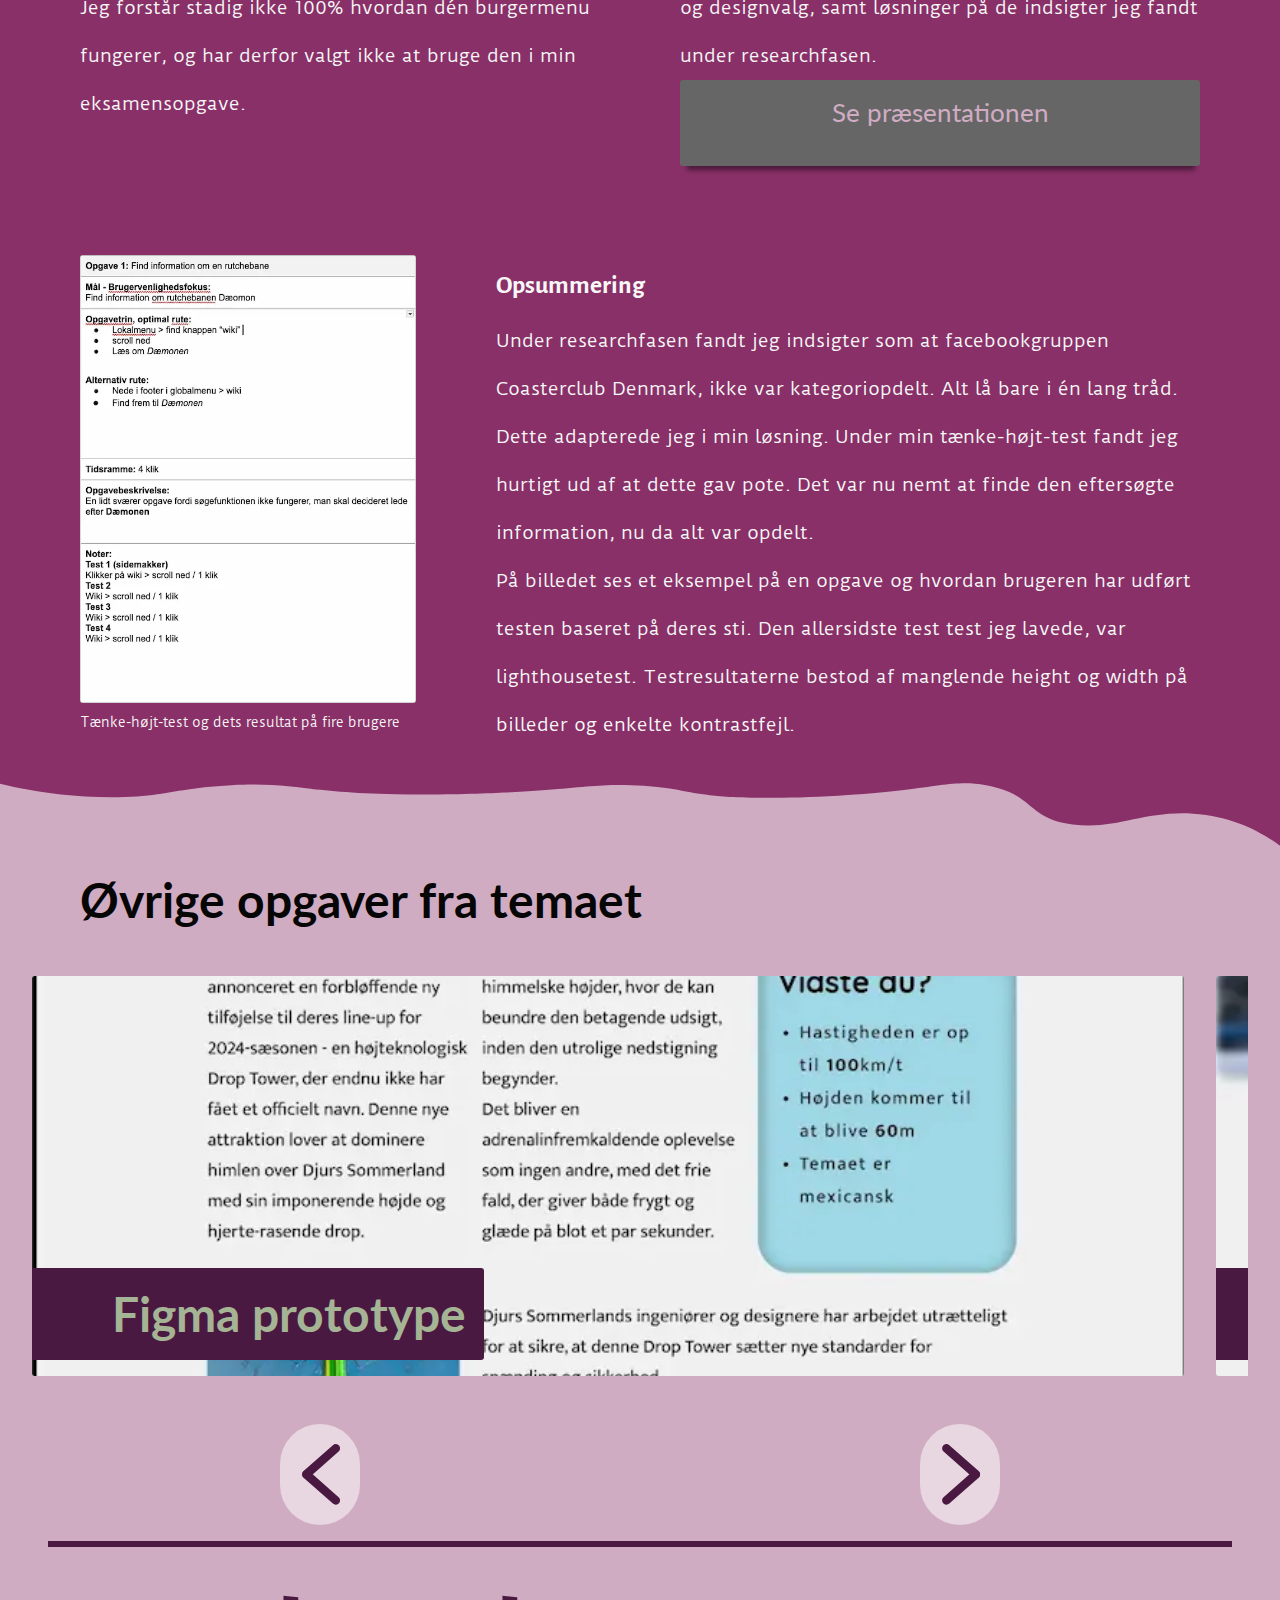
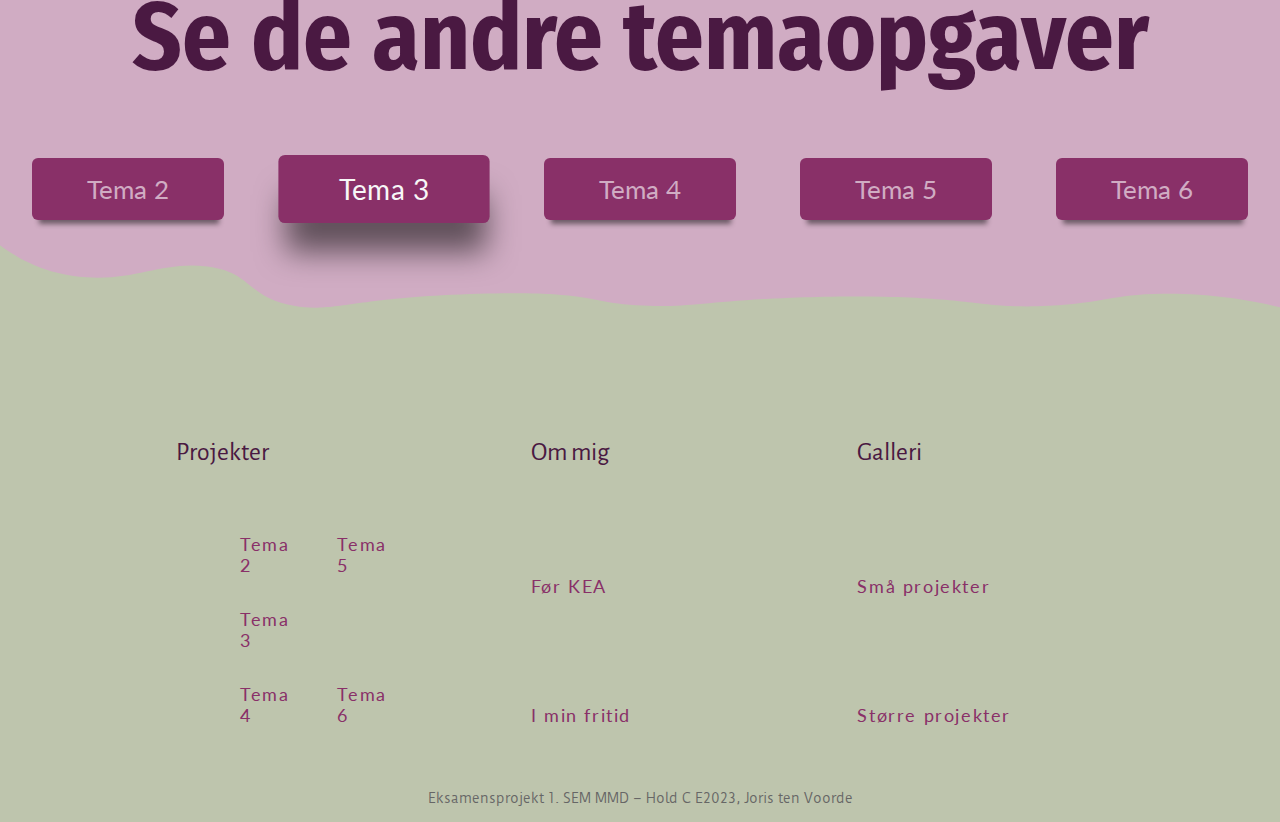
<file: tema_03.html>
<!DOCTYPE html>
<html lang="da">

<head>
    <meta charset="UTF-8">
    <meta name="viewport" content="width=device-width, initial-scale=1.0">
    <meta name="robots" content="noindex">
    <title>Tema 3 - UX/UI</title>

    <!-- Stylesheets -->
    <link rel="stylesheet" href="styles/generel.css">
    <link rel="stylesheet" href="styles/layout.css">
    <link rel="stylesheet" href="styles/menu.css">
    <link rel="stylesheet" href="styles/animation.css">

    <!-- Fonte -->
    <link rel="preconnect" href="https://fonts.googleapis.com">
    <link rel="preconnect" href="https://fonts.gstatic.com" crossorigin>
    <link
        href="https://fonts.googleapis.com/css2?family=Alegreya+Sans&family=Duru+Sans&family=Fira+Sans+Condensed&family=Lato&display=swap"
        rel="stylesheet">

    <!-- Favicon -->
    <link rel="apple-touch-icon" sizes="180x180" href="favicon_io/apple-touch-icon.png">
    <link rel="icon" type="image/png" sizes="32x32" href="favicon_io/favicon-32x32.png">
    <link rel="icon" type="image/png" sizes="16x16" href="favicon_io/favicon-16x16.png">
    <link rel="manifest" href="favicon_io/site.webmanifest">
</head>

<body>
    <header>
        <a href="index.html"><img src="media/portfolioLogo.svg" alt="LOGO"></a>
        <input type="checkbox" id="burger-menu">
        <label for="burger-menu"> <img class="burgermenu" src="media/ikon_burgermenu.svg" alt=""></label>

        <nav class="navbar">
            <ul class="menu">
                <li><a href="#">
                        <div class="selected">Projekter <img class="ikonmenu" src="media/ikon_pilned_active.svg" alt="">
                        </div>
                    </a>
                    <ul class="submenu">
                        <li><a href="tema_02.html">Tema 2 - Web</a></li>
                        <li><a href="tema_03.html">
                                <div class="selected">Tema 3 - UX/UI</div>
                            </a></li>
                        <li><a href="tema_04.html">Tema 4 - Animation</a></li>
                        <li><a href="tema_05.html">Tema 5 - Indhold</a></li>
                        <li><a href="tema_06.html">Tema 6 - Portfolio</a></li>
                    </ul>
                </li>
                <li><a href="ommig.html">Om mig <img class="ikonmenu" src="media/ikon_mig.svg" alt=""></a></li>
                <li><a href="galleri.html">Galleri <img class="ikonmenu" src="media/ikon_galleri.svg" alt=""></a></li>
            </ul>
        </nav>
    </header>




    <section id="section1">
        <div class="grid1-1">
            <div class="col1"><img width="800" height="450" class="imgTyp1" src="media/Assetprojekt3.webp"
                    alt="Screendump af sidens farver">
            </div>
            <div class="col2">
                <h1>Tema 3 - UX/UI</h1>
                <h2>Projekt: Rutchebane-Wiki</h2>
            </div>
        </div>
        <div class="grid1-1">
            <div class="col1">
                <p>I dette tema lærte jeg om research og dets metoder. Herunder interviews, observation og deskresearch,
                    som jeg har brugt for belæg i mine designvalg.
                    Undervisning har bestået af en brugerorienteret brugeroplevelse og hvordan det afspejles i
                    webdesign. Derfor blev vi introduceret til 5-sec-test og tænke-højt-test i dette tema, og at finde
                    frem til løsninger -</p>
            </div>
            <div class="col2">
                <p>og optimering af vores projekt. I mit tilfælde blev dette Rutchebanewiki. Et site for
                    rutchebaneenthusiater, hvor man kan finde events og information om Danmarks forlystelsesparker.</p>
                <a class="cta1 center" href="https://voorde.dk/kea/03_ux/01_kodet_site/index.html" target="_blank">Se
                    temaopgaven</a>
            </div>
        </div>
        <div class="grid1-2">
            <div class="col1"><img class="img1-1 imgTyp2" src="media/tema03/faviconRutch.png"
                    alt="Skræmdump af sidens favicon">
                <div class="billedebeskriv">Wikirutch favicon</div>
            </div>

            <div class="col2"><img width="800" height="451" class="img2-1 imgTyp2" src="media/tema03/tema03_1.webp"
                    alt="skærmdump af forsiden">
                <div class="billedebeskriv">Wikirutchs landingpage</div>
            </div>
        </div>


    </section>


    <section id="section4">
        <img class="wave_divider" src="media/wave_divider4_top.svg" alt="wave divider">
        <div class="grid2-1">
            <h2 class=" col1 lighttext">Hvad har jeg lært?</h2>
            <div class="col2"></div>
        </div>
        <div class="grid1-1">
            <div class="col1">
                <p class="lighttext">I dette tema jeg eksperimenteret med video på et website (hero på landingpage). Jeg
                    har også fået copy og cta-knapper placeret oven på videoen, ved hjælp af z-index.
                    Vi har lært om filformatet WebP, og hvordan andre filer komprimeres til dette. </p>
                <h3 class="lighttext">Gridsystemer og æstetik</h3>
                <p class="lighttext">Jeg har fået en meget bedre forståelse for grid i dette tema og hvordan det bruges
                    til tekstopdeling.
                </p>
                <p class="lighttext">Denne opgave har været udfordrende på den front, at jeg har skulle vælge fonte,
                    farver og stil. Design er ikke mit stærkeste, men det handler om at prøve sig frem. Mange gange
                    hjælper det mig at få et nyt sæt øjne til at kigge på et udkast til f.eks. en knap.</p>
            </div>

            <div class="col2"><img class="imgauto imgTyp2" src="media/tema03/tema03_2.webp" alt="gridsystem">
                <div class="billedebeskriv lighttext">Her legede jeg meget med
                    gridsystemer. Det ses tydeligt under siden kalender</div>
            </div>
        </div>
        <div class="grid1-1">
            <div class="col1">
                <p class="lighttext">I denne opgave demonstreres
                    eksempelvis hvordan man benytter sig af proximity og common region. På billedet ved siden af kan man
                    se jeg har anvendt grid systemer og linjer for at opdele tekst og sektioner der hører sammen. </p>
            </div>
            <div class="col2">
                <p class="lighttext">Noget af de vigtigste vi blev introduceret til i dette tema er user-experience, som
                    vi brugte i form af interview og observation. Dette giver os indsigter og muligheder for at danne
                    løsninger på problemer der opstår hos brugere. </p>
            </div>
        </div>
    </section>

    <section id="section3">
        <img class="wave_divider" src="media/wave_divider1_top.svg" alt="wave divider">
        <div class="grid1-1">
            <h2 class="lighttext">Processs&shy;dokumentation</h2>
            <div class="col2">

            </div>
        </div>
        <div class="grid1-1">
            <div class="col1"><img class="imgauto imgTyp2 " src="media/tema03/Style-tile-rutch.webp"
                    alt="Billede af styletile">
                <div class="billedebeskriv lighttext">Projektets
                    styletile</div>
            </div>
            <div class="col2"><img width="800" height="450" class="imgTyp2" src="media/tema03/Rutchmoodboard.webp"
                    alt="moodbard">
                <div class="billedebeskriv lighttext">Projektets moodboard</div>
            </div>
        </div>
        <div class="grid1-1">
            <div class="col1"><img width="800" height="616" class="imgTyp2" src="media/tema03/tema03_3.webp"
                    alt="screendump kodet site">
                <div class="billedebeskriv lighttext">Screendump af siden kontakt på kodet site</div>
            </div>
            <div class="col2">
                <h3 class="lighttext">Et fantastisk projekttema</h3>
                <p class="lighttext">Da vi hørte hvad opgaven handlede om; et website om noget man havde passion for,
                    stod det klart - jeg skal lave et site for rutchebaner. Jeg begyndte min løsning med at
                    deskresearche et facebookforum for danske rutchebaneenthisiaster, hvorefter jeg lavede et styletile
                    og moodboard.</p>
            </div>
        </div>
        <div class="grid1-1">
            <div class="col1">
                <h3 class="lighttext">Idé til prototype</h3>
                <p class="lighttext">På holdet lavede vi “heatmaps” på en løsning vi tegnede i hånden. Derefter lavede
                    vi wireframes i figma som udviklede sig til en digital prototype. Prototypen havde en funktionel
                    burgermenu, searchbar og login-pop-up-fane. Disse features (bortset fra burgermenuen) kom ikke med i
                    den færdige udgave at sitet.</p>
                <img width="800" height="617" class="imgTyp2" src="media/tema03/tema03_1.webp"
                    alt="screendump kodet site">
                <div class="billedebeskriv lighttext">Screendump af index fra kodet site</div>
            </div>
            <div class="col2"><img width="800" height="1066" class="imgTyp2" src="media/tema03/tema03_7.webp"
                    alt="screendump prototype">
                <div class="billedebeskriv lighttext">Screendump fra prototypen</div>
            </div>
        </div>
        <div class="grid1-1">
            <div class="col1">
                <p class="lighttext">Ovenover ses det endelige site. Meget få ændringer blev lavet. Jeg har haft
                    udfordringer med menuen, som kun ville udfoldes i burgermenuen. Det er en burgermenu kodet af
                    Chat-GPT, og på det tidspunkt havde jeg ikke erfaring med hvordan den fungerede. Jeg forstår stadig
                    ikke 100% hvordan dén burgermenu fungerer, og har derfor valgt ikke at bruge den i min
                    eksamensopgave.</p>
            </div>
            <div class="col2">
                <p class="lighttext">I min løsning ses at jeg har brugt designkonventioner som proximity og common
                    region, hvor jeg har indrammet faktabokse og nyhedsbrevsfanen. </p>
                <p class="lighttext">Da jeg afsluttede projektet, udarbejdede jeg en præsentation, hvorunder jeg
                    forklarede testresultater og designvalg, samt løsninger på de indsigter jeg fandt under
                    researchfasen.</p>
                <a class="cta1 center"
                    href="https://studkea-my.sharepoint.com/:p:/g/personal/jote0002_stud_kea_dk/EUx0yX6wm71Bo4apm2GBFcUBXmBYJLJYYDQ4mVtKoTSU4w"
                    target="_blank">Se præsentationen</a>
            </div>
        </div>
        <div class="grid1-2">
            <div class="col1"><img width="600" height="799" class="imgTyp2" src="media/tema03/tema03_8.webp"
                    alt="billede af testresultater">
                <div class="billedebeskriv lighttext">Tænke-højt-test og dets resultat på fire brugere</div>
            </div>
            <div class="col2">
                <h3 class="lighttext">Opsummering</h3>
                <p class="lighttext">Under researchfasen fandt jeg indsigter som at facebookgruppen Coasterclub Denmark,
                    ikke var kategoriopdelt. Alt lå bare i én lang tråd. Dette adapterede jeg i min løsning. Under min
                    tænke-højt-test fandt jeg hurtigt ud af at dette gav pote. Det var nu nemt at finde den eftersøgte
                    information, nu da alt var opdelt. </p>
                <p class="lighttext">På billedet ses et eksempel på en opgave og hvordan brugeren har udført testen
                    baseret på deres sti. Den allersidste test test jeg lavede, var lighthousetest. Testresultaterne
                    bestod af manglende height og width på billeder og enkelte kontrastfejl.</p>
            </div>
        </div>

    </section>
    <section id="section2">
        <img class="wave_divider" src="media/wave_divider3_top.svg" alt="wave divider">
        <div class="grid2-1">
            <div class="col1">
                <h2>Øvrige opgaver fra temaet</h2>
            </div>
            <div class="col2">
            </div>
        </div>
        <div class="grid1-1-1-1">
            <a href="https://www.figma.com/file/RQ8BCe8OwnLehTGJRY9ADj/Tema_03-UX-%2F-Rutchebanehjemmeside?type=design&node-id=197%3A2591&mode=design&t=5c7vGehbF5cfhUTR-1"
                target="_blank" class="col1 imgtyp1container">
                <img src="media/tema03/tema03_7.webp" alt="Endelige site" class="imgTyp1 img1-1">
                <h2 class="tekstipic">Figma prototype</h2>
            </a>

            <a href="https://voorde.dk/kea/03_ux/01_kodet_site/index.html" target="_blank"
                class="col2 imgtyp1container">
                <img src="media/tema03/tema03_1.webp" alt="Endelige site" class="imgTyp1 img1-1">
                <h2 class="tekstipic">Kodet site</h2>
            </a>

            <a href="https://studkea-my.sharepoint.com/:p:/g/personal/jote0002_stud_kea_dk/EUx0yX6wm71Bo4apm2GBFcUBXmBYJLJYYDQ4mVtKoTSU4w"
                target="_blank" class="col3 imgtyp1container">
                <img src="media/tema03/tema03_9.webp" alt="Præsentation" class="imgTyp1 img1-1">
                <h2 class="tekstipic">Præsentation</h2>
            </a>
        </div>
        <div class="flexbox3">

            <div class="pil_left_container">
                <div class="pil_left"></div>
            </div>

            <div class="pil_right_container">
                <div class="pil_right"></div>

            </div>
        </div>
        <hr class="hr1">
        <h1 class="center">Se de andre temaopgaver</h1>
        <div class="flexbox3">
            <a href="tema_02.html" class="cta2">Tema 2</a>
            <a href="#" class="cta2 cta2_selected">Tema 3</a>
            <a href="tema_04.html" class="cta2">Tema 4</a>
            <a href="tema_05.html" class="cta2">Tema 5</a>
            <a href="tema_06.html" class="cta2">Tema 6</a>
        </div>
        <img class="wave_divider" src="media/wave_divider4.svg" alt="wave divider">
    </section>

    <footer>
        <div class="grid1-1-1 flexbox2">
            <div class="col1"><a class="footerlink left" href="index.html#section2">Projekter</a>
                <div class="grid1-1">
                    <div class="flexcolumn2">
                        <a class="footerunderlink" href="tema_02.html">Tema 2</a>
                        <a class="footerunderlink" href="tema_03.html">Tema 3</a>
                        <a class="footerunderlink" href="tema_04.html">Tema 4</a>
                    </div>
                    <div class="flexcolumn1">
                        <a class="footerunderlink" href="tema_05.html">Tema 5</a>
                        <a class="footerunderlink" href="tema_06.html">Tema 6</a>
                    </div>
                </div>
            </div>

            <div class="col2">
                <a class="footerlink left " href="ommig.html">Om mig</a>
                <div class="flexcolumn2">
                    <a class="footerunderlink" href="ommig.html#section3">Før KEA</a>
                    <a class="footerunderlink" href="ommig.html#section2">I min fritid</a>
                </div>
            </div>

            <div class="col3">
                <a class="footerlink left" href="galleri.html">Galleri</a>
                <div class="flexcolumn2">
                    <a class="footerunderlink" href="galleri.html">Små projekter</a>
                    <a class="footerunderlink" href="galleri.html">Større projekter</a>
                </div>
            </div>

        </div>

        <div class="footerafslutning center">Eksamensprojekt 1. SEM MMD – Hold C E2023, Joris ten Voorde</div>

    </footer>
    <script src="script/script.js"></script>
</body>

</html>
</file>
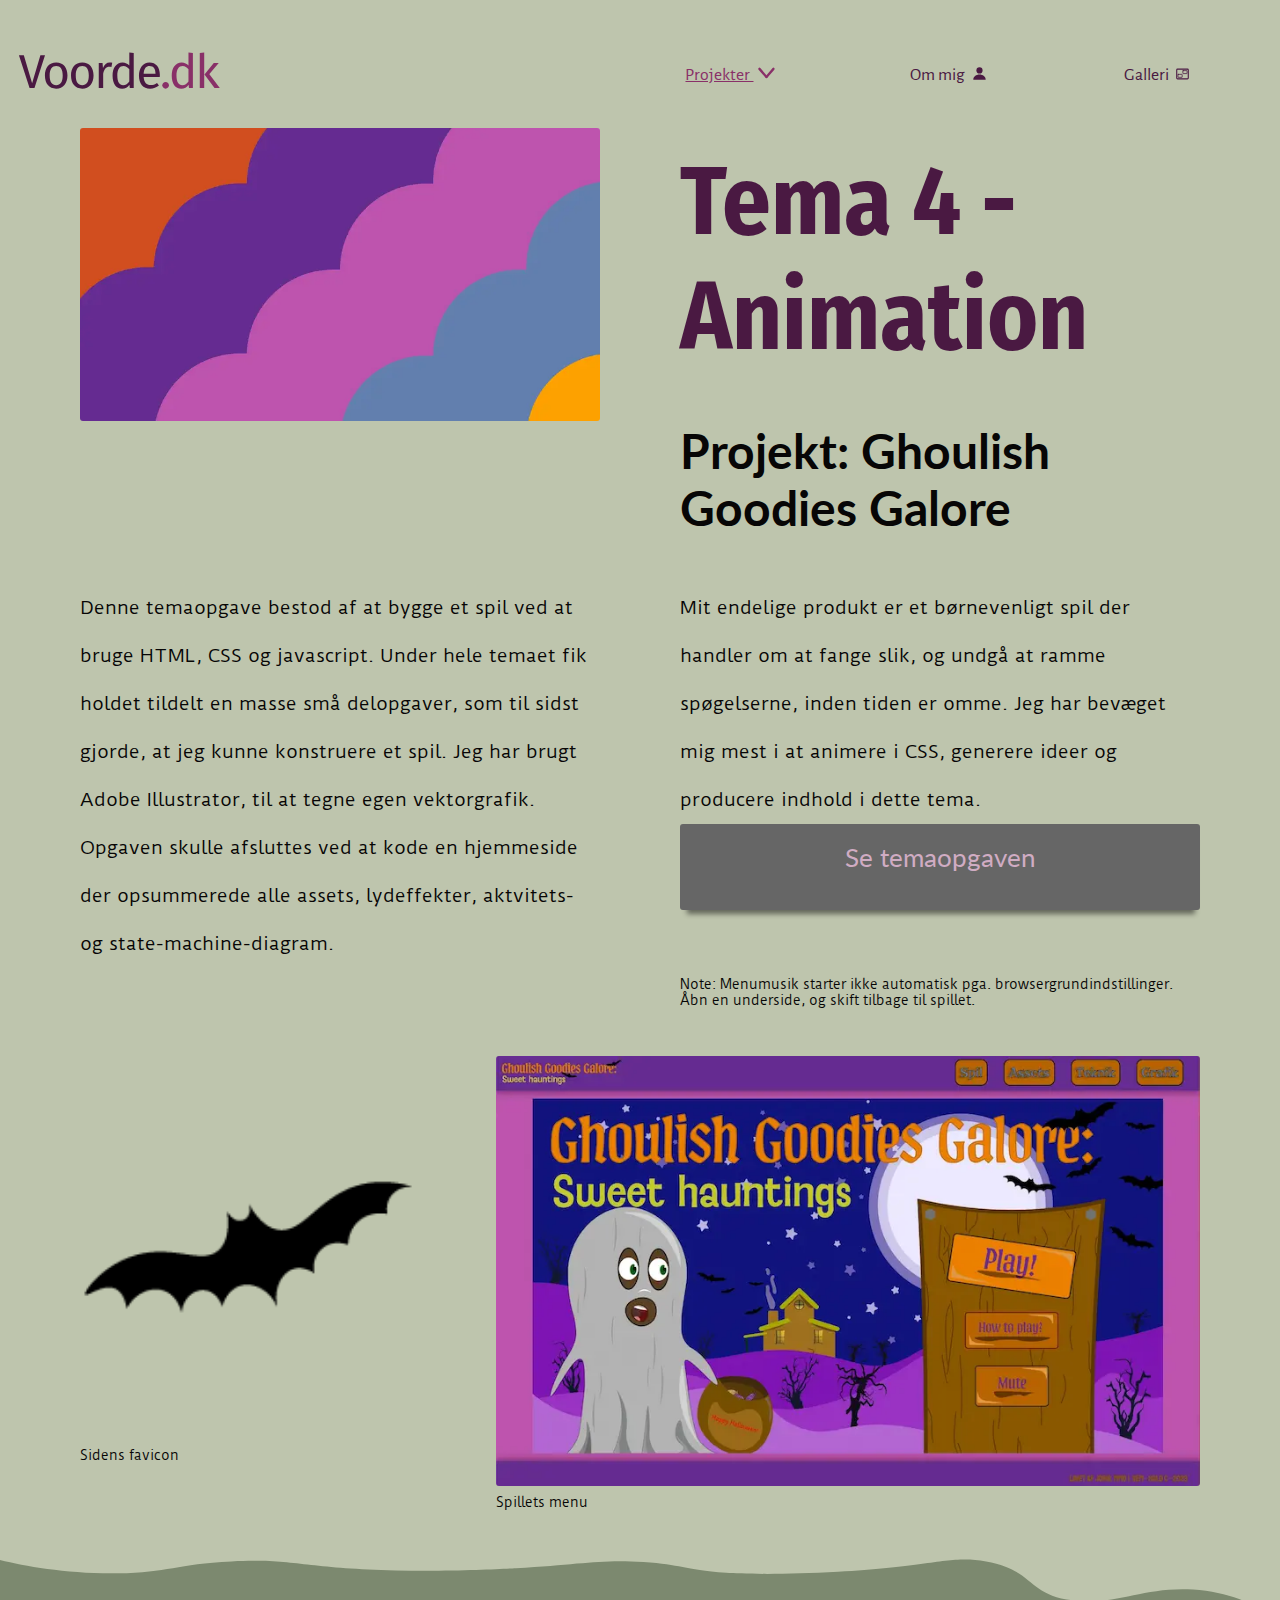
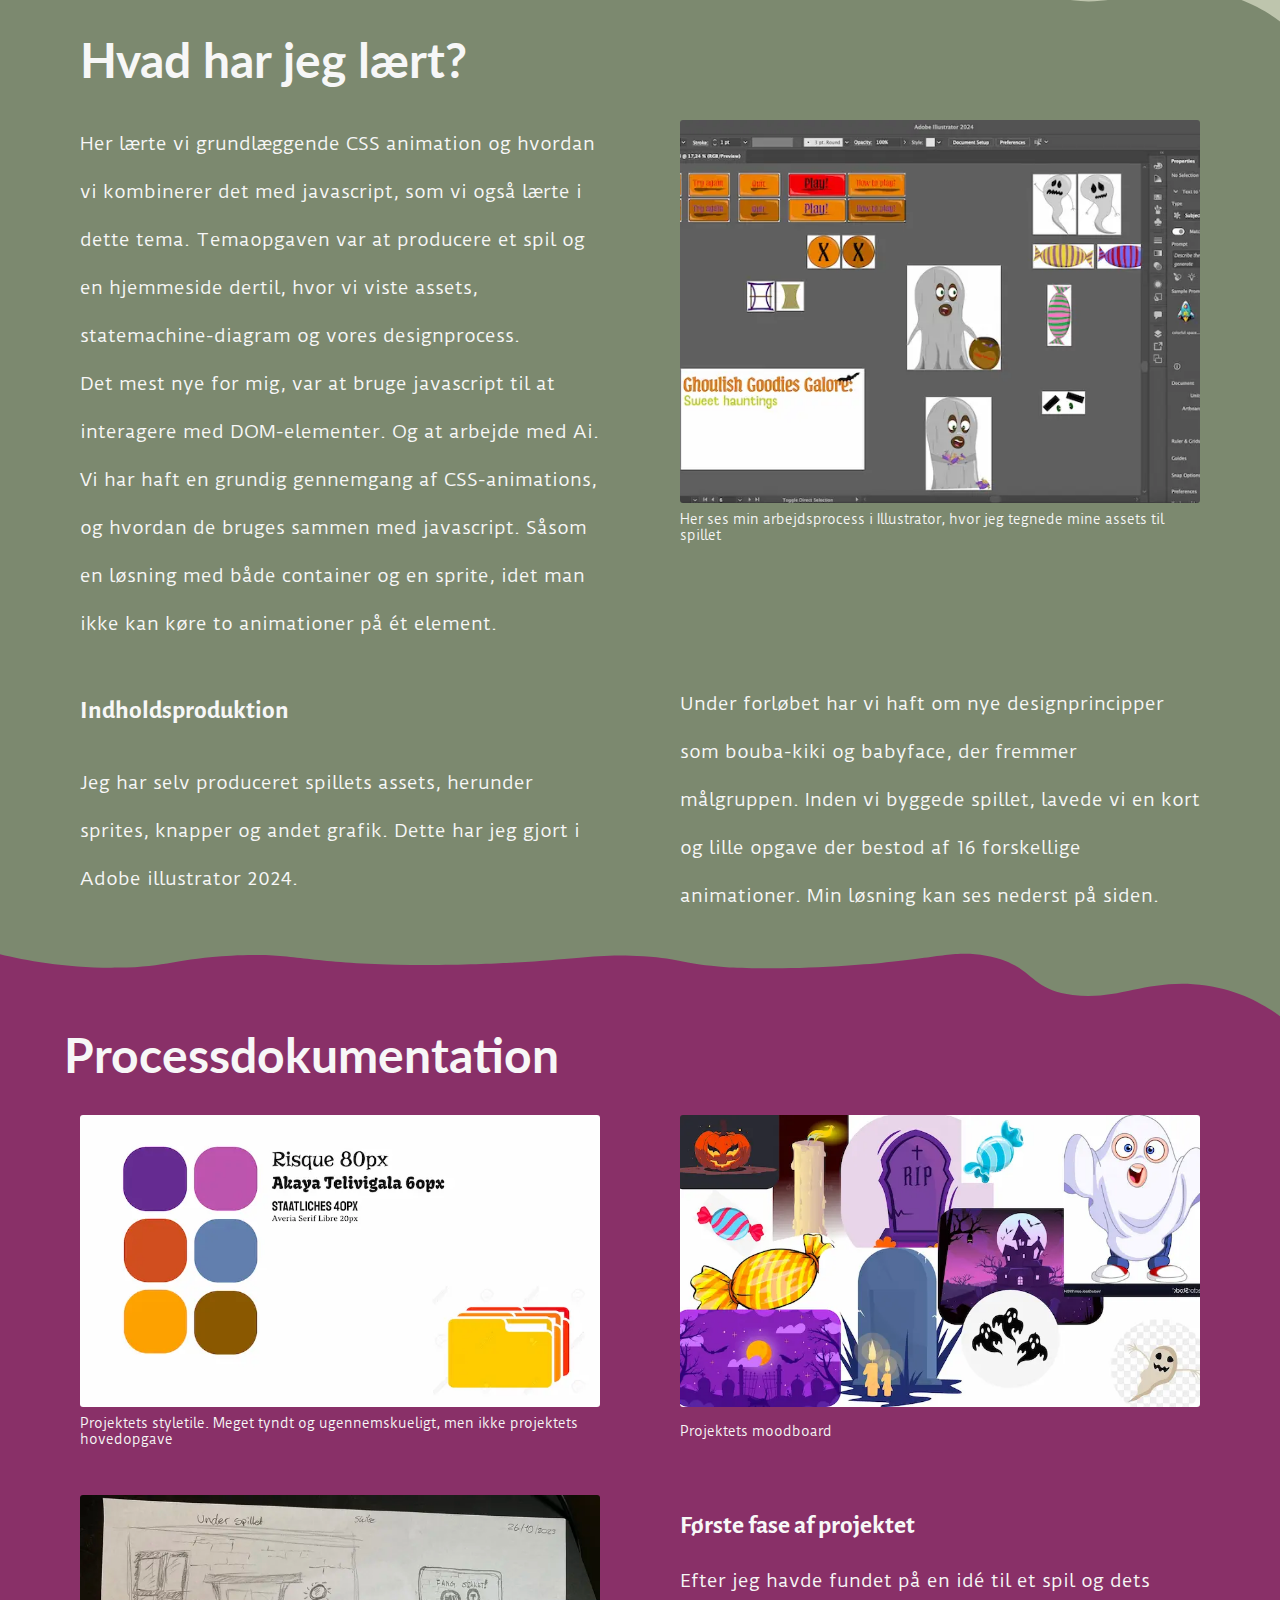
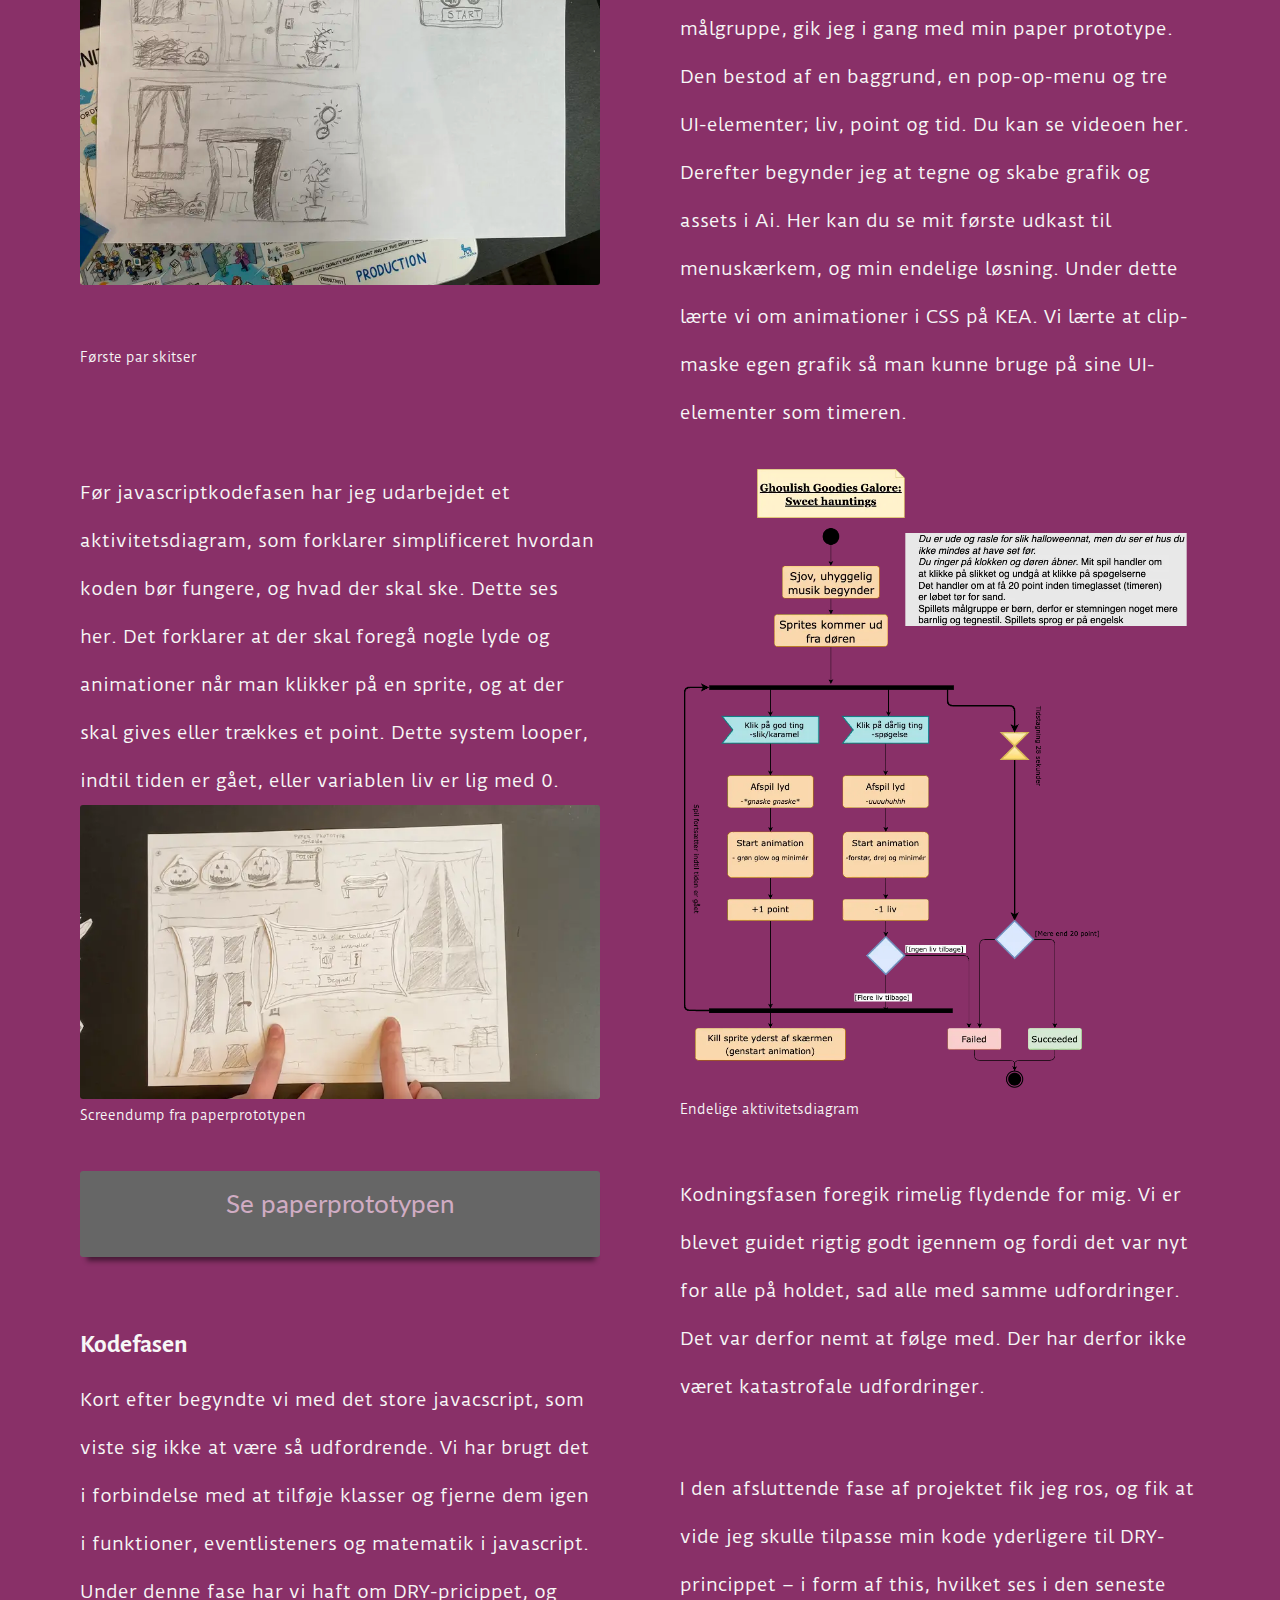
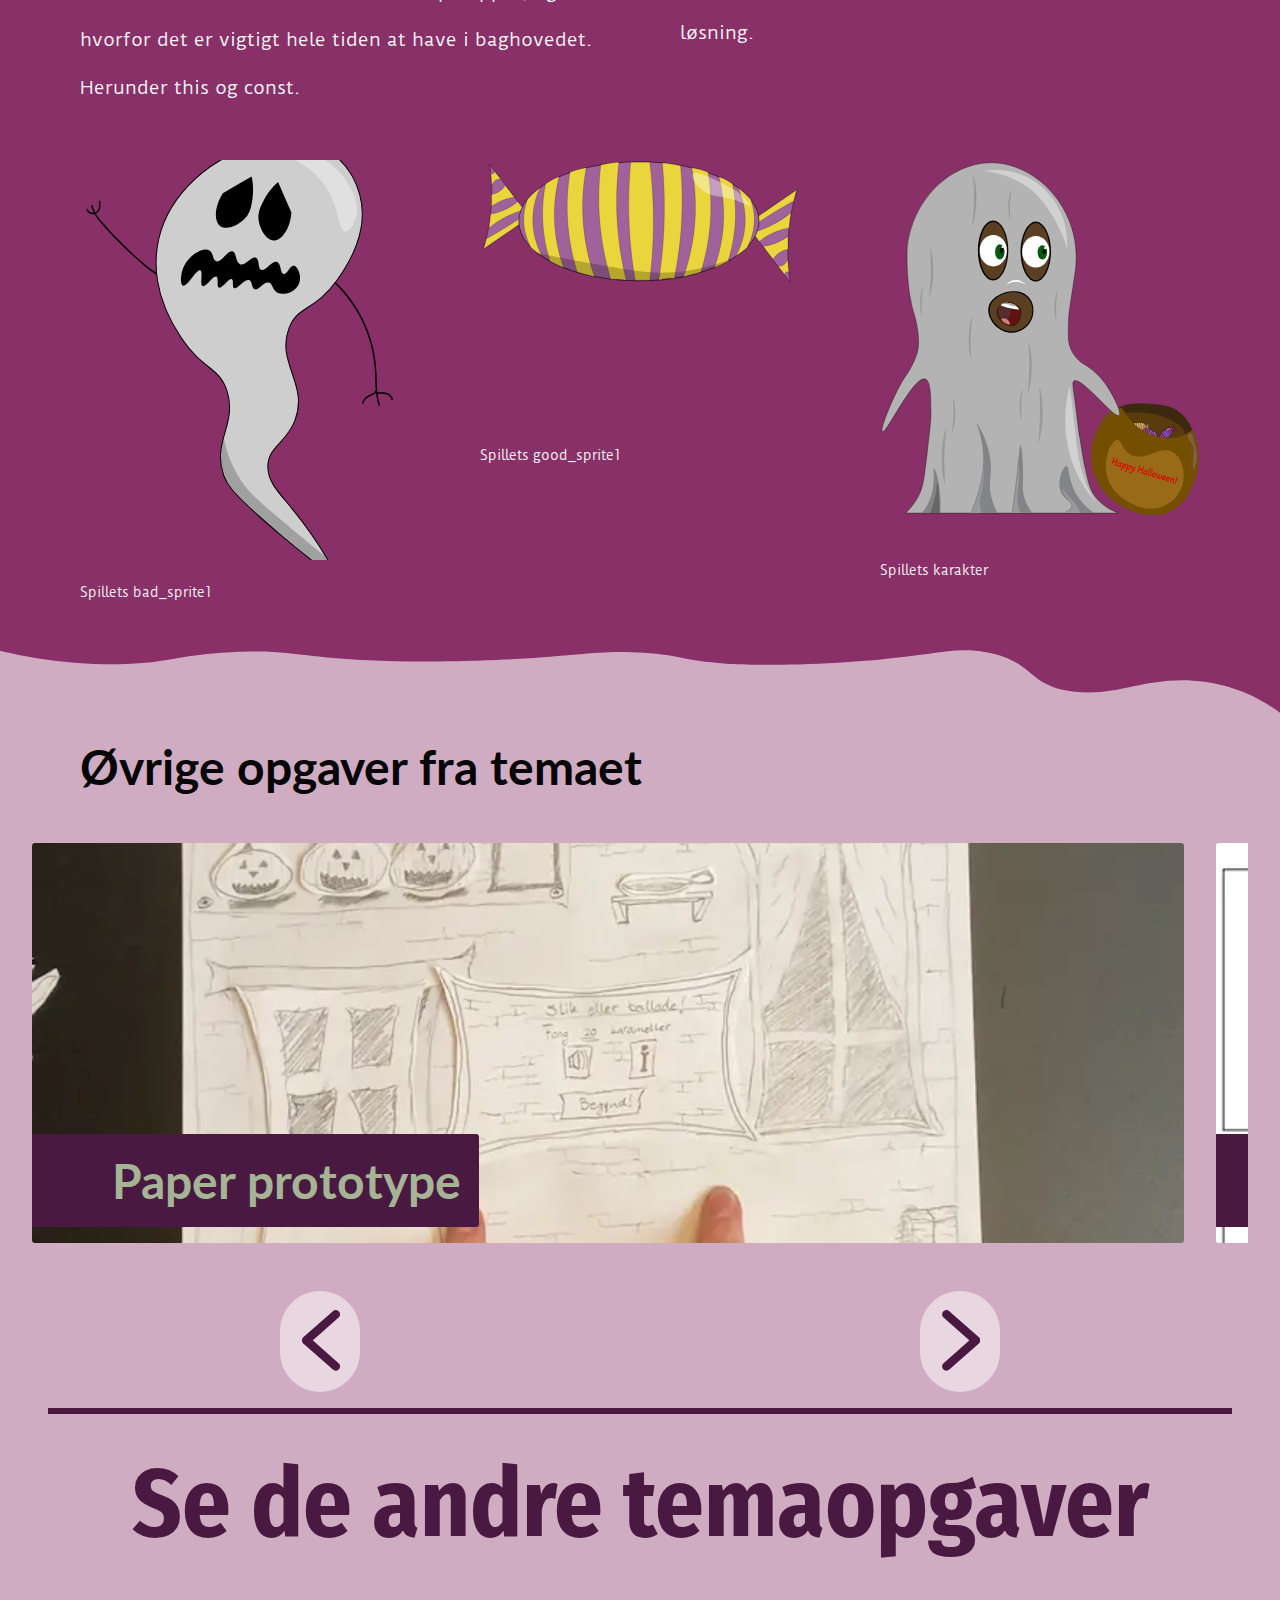
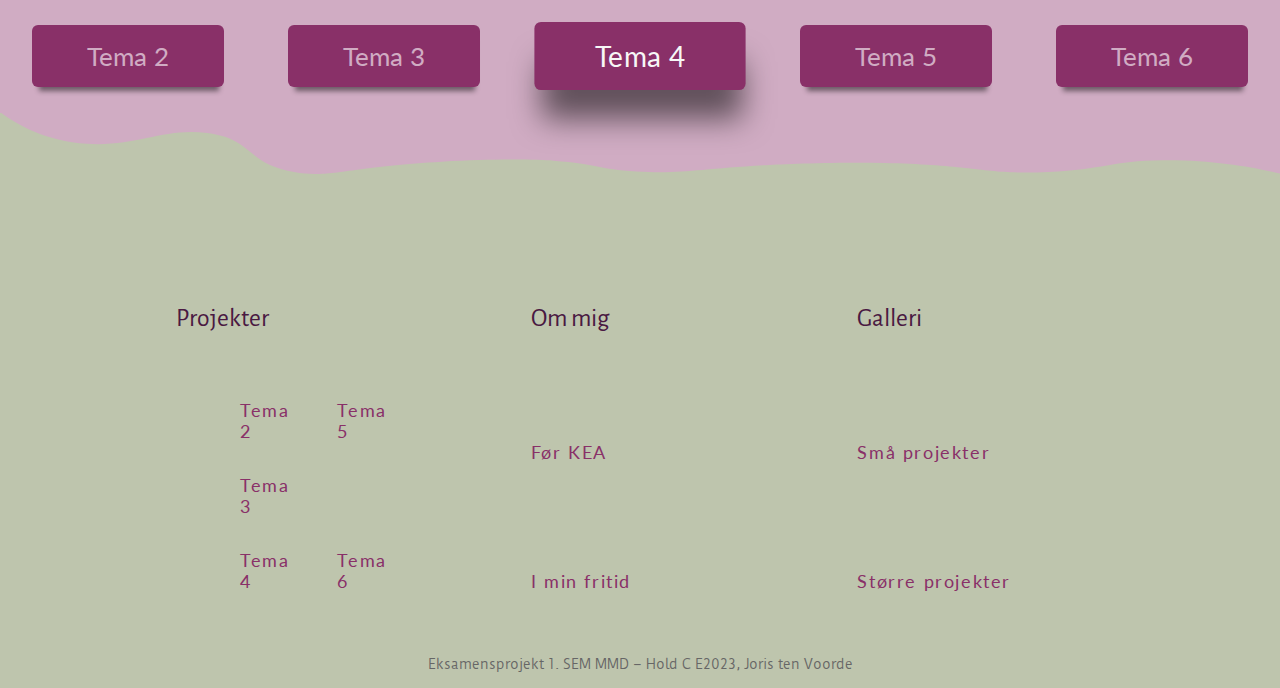
<file: tema_04.html>
<!DOCTYPE html>
<html lang="da">

<head>
    <meta charset="UTF-8">
    <meta name="viewport" content="width=device-width, initial-scale=1.0">
    <meta name="robots" content="noindex">
    <title>Tema 4 - Animation</title>

    <!-- Stylesheets -->
    <link rel="stylesheet" href="styles/generel.css">
    <link rel="stylesheet" href="styles/layout.css">
    <link rel="stylesheet" href="styles/menu.css">
    <link rel="stylesheet" href="styles/animation.css">

    <!-- Fonte -->
    <link rel="preconnect" href="https://fonts.googleapis.com">
    <link rel="preconnect" href="https://fonts.gstatic.com" crossorigin>
    <link
        href="https://fonts.googleapis.com/css2?family=Alegreya+Sans&family=Duru+Sans&family=Fira+Sans+Condensed&family=Lato&display=swap"
        rel="stylesheet">

    <!-- Favicon -->
    <link rel="apple-touch-icon" sizes="180x180" href="favicon_io/apple-touch-icon.png">
    <link rel="icon" type="image/png" sizes="32x32" href="favicon_io/favicon-32x32.png">
    <link rel="icon" type="image/png" sizes="16x16" href="favicon_io/favicon-16x16.png">
    <link rel="manifest" href="favicon_io/site.webmanifest">
</head>

<body>
    <header>
        <a href="index.html"><img src="media/portfolioLogo.svg" alt="LOGO"></a>
        <input type="checkbox" id="burger-menu">
        <label for="burger-menu"> <img class="burgermenu" src="media/ikon_burgermenu.svg" alt=""></label>

        <nav class="navbar">
            <ul class="menu">
                <li><a href="#">
                        <div class="selected">Projekter <img class="ikonmenu" src="media/ikon_pilned_active.svg" alt="">
                        </div>
                    </a>
                    <ul class="submenu">
                        <li><a href="tema_02.html">Tema 2 - Web</a></li>
                        <li><a href="tema_03.html">Tema 3 - UX/UI</a></li>
                        <li><a href="tema_04.html">
                                <div class="selected">Tema 4 - Animation</div>
                            </a></li>
                        <li><a href="tema_05.html">Tema 5 - Indhold</a></li>
                        <li><a href="tema_06.html">Tema 6 - Portfolio</a></li>
                    </ul>
                </li>
                <li><a href="ommig.html">Om mig <img class="ikonmenu" src="media/ikon_mig.svg" alt=""></a></li>
                <li><a href="galleri.html">Galleri <img class="ikonmenu" src="media/ikon_galleri.svg" alt=""></a></li>
            </ul>
        </nav>
    </header>




    <section id="section1">
        <div class="grid1-1">
            <div class="col1"><img class="imgTyp1 " src="media/Assetprojekt4.webp" alt="Screendump af sidens farver">

            </div>
            <div class="col2">
                <h1>Tema 4 - Animation</h1>
                <h2>Projekt: Ghoulish Goodies Galore</h2>
            </div>
        </div>
        <div class="grid1-1">
            <div class="col1">
                <p>Denne temaopgave bestod af at bygge et spil ved at bruge HTML, CSS og javascript. Under hele temaet
                    fik holdet tildelt en masse små delopgaver, som til sidst gjorde, at jeg kunne konstruere et spil.
                    Jeg har brugt Adobe Illustrator, til at tegne egen vektorgrafik. Opgaven skulle afsluttes ved at
                    kode en hjemmeside der opsummerede alle assets, lydeffekter, aktvitets- og state-machine-diagram.
                </p>
            </div>
            <div class="col2">
                <p>Mit endelige produkt er et børnevenligt spil der handler om at fange slik, og undgå at ramme
                    spøgelserne, inden tiden er omme. Jeg har bevæget mig mest i at animere i CSS, generere ideer og
                    producere indhold i dette tema.
                </p>
                <a class="cta1 center" href="https://voorde.dk/kea/04_animation/website/spil.html" target="_blank">Se
                    temaopgaven</a>
                <span class="billedebeskriv">Note: Menumusik starter ikke automatisk pga.
                    browsergrundindstillinger. Åbn en underside, og skift tilbage til spillet.</span>
            </div>
        </div>
        <div class="grid1-2">
            <div class="col1"><img width="600" height="800" class="img1-1 imgTyp2" src="media/tema04/Favicon.png"
                    alt="Skræmdump af sidens favicon">
                <span class="billedebeskriv">Sidens favicon</span>
            </div>

            <div class="col2"><img width="800" height="489" class="img2-1 imgTyp2" src="media/tema04/tema04_1.webp"
                    alt="skærmdump af forsiden">
                <span class="billedebeskriv">Spillets menu</span>
            </div>
        </div>

    </section>


    <section id="section4">
        <img class="wave_divider" src="media/wave_divider4_top.svg" alt="wave divider">
        <div class="grid2-1">
            <h2 class=" col1 lighttext">Hvad har jeg lært?</h2>
            <div class="col2"></div>
        </div>
        <div class="grid1-1">
            <div class="col1">

                <p class="lighttext">Her lærte vi grundlæggende CSS animation og hvordan vi kombinerer det med
                    javascript, som vi også
                    lærte i dette tema. Temaopgaven var at producere et spil og en hjemmeside dertil, hvor vi viste
                    assets, statemachine-diagram og vores designprocess.
                </p>
                <p class="lighttext">Det mest nye for mig, var at bruge javascript til at interagere med DOM-elementer.
                    Og at arbejde med Ai. Vi har haft en grundig gennemgang af CSS-animations, og hvordan de bruges
                    sammen med javascript. Såsom en løsning med både container og en sprite, idet man ikke kan køre to
                    animationer på ét element. </p>
            </div>
            <div class="col2"><img width="800" height="451" class="imgauto imgTyp2" src="media/tema04/tema04_2.webp"
                    alt="Screendump af mit arbejde i Adobe illustrator">
                <div class="billedebeskriv lighttext">Her ses
                    min arbejdsprocess i Illustrator, hvor jeg tegnede mine assets til spillet</div>
            </div>
        </div>
        <div class="grid1-1">
            <div class="col1">
                <h3 class="lighttext">Indholdsproduktion</h3>
                <p class="lighttext">Jeg har selv produceret spillets assets, herunder sprites, knapper og andet
                    grafik. Dette har jeg gjort i Adobe illustrator 2024. </p>
            </div>
            <div class="col2">
                <p class="lighttext">Under forløbet har vi haft om nye designprincipper som bouba-kiki og babyface, der
                    fremmer målgruppen. Inden vi byggede spillet, lavede vi en kort og lille opgave der bestod af 16
                    forskellige animationer. Min løsning kan ses nederst på siden. </p>
            </div>
        </div>
    </section>

    <section id="section3">
        <img class="wave_divider" src="media/wave_divider1_top.svg" alt="wave divider">
        <div class="grid1-1">
            <h2 class="lighttext">Process&shy;dokumentation</h2>
            <div class="col2">

            </div>
        </div>
        <div class="grid1-1">
            <div class="col1"><img width="800" height="600" class="imgauto imgTyp2 " src="media/tema04/tema04_3.webp"
                    alt="Billede af styletile"><span class="billedebeskriv lighttext">Projektets
                    styletile. Meget tyndt og ugennemskueligt, men ikke projektets hovedopgave</span></div>
            <div class="col2"><img width="800" height="600" class="imgTyp2" src="media/tema04/tema04_4.webp"
                    alt="Billede af moodboard">
                <div class="billedebeskriv lighttext">Projektets moodboard</div>
            </div>
        </div>
        <div class="grid1-1">
            <div class="col1"><img width="800" height="600" class="imgTyp2" src="media/tema04/tema04_5.webp"
                    alt="Billede af skitse">
                <div class="billedebeskriv lighttext">Første par skitser</div>
            </div>
            <div class="col2">
                <h3 class="lighttext">Første fase af projektet</h3>
                <p class="lighttext">Efter jeg havde fundet på en idé til et spil og dets målgruppe, gik jeg i gang med
                    min paper prototype. Den bestod af en baggrund, en pop-op-menu og tre UI-elementer; liv, point og
                    tid. Du kan se videoen her. Derefter begynder jeg at tegne og skabe grafik og assets i Ai. Her kan
                    du se mit første udkast til menuskærkem, og min endelige løsning. Under dette lærte vi om
                    animationer i CSS på KEA. Vi lærte at clip-maske egen grafik så man kunne bruge på sine UI-elementer
                    som timeren.</p>
            </div>
        </div>
        <div class="grid1-1">
            <div class="col1">
                <p class="lighttext">Før javascriptkodefasen har jeg udarbejdet et aktivitetsdiagram, som forklarer
                    simplificeret hvordan koden bør fungere, og hvad der skal ske. Dette ses her. Det forklarer at der
                    skal foregå nogle lyde og animationer når man klikker på en sprite, og at der skal gives eller
                    trækkes et point. Dette system looper, indtil tiden er gået, eller variablen liv er lig med 0.</p>
                <img class="imgTyp2" src="media/tema04/tema04_6.webp" alt="Billede af paperprototype">
                <div class="billedebeskriv lighttext">Screendump fra paperprototypen</div>
            </div>
            <div class="col2"><img width="969" height="1152" class="imgTyp2" src="media/tema04/tema04_7.webp" alt="">
                <div class="billedebeskriv lighttext">Endelige aktivitetsdiagram</div>
            </div>
        </div>
        <div class="grid1-1">
            <div class="col1"><a class="cta1 center" href="https://youtu.be/Eu6dN6DIY2M" target="_blank">Se
                    paperprototypen</a>
                <h3 class="lighttext">Kodefasen</h3>
                <p class="lighttext">Kort efter begyndte vi med det store javacscript, som viste sig ikke at være så
                    udfordrende. Vi har brugt det i forbindelse med at tilføje klasser og fjerne dem igen i funktioner,
                    eventlisteners og matematik i javascript. Under denne fase har vi haft om DRY-pricippet, og hvorfor
                    det er vigtigt hele tiden at have i baghovedet. Herunder this og const.</p>
            </div>
            <div class="col2">
                <p class="lighttext">Kodningsfasen foregik rimelig flydende for mig. Vi er blevet guidet rigtig
                    godt igennem og fordi det var nyt for alle på holdet, sad alle med samme udfordringer. Det var
                    derfor nemt at følge med. Der har derfor ikke været katastrofale udfordringer.</p>
                <p class="lighttext">I den afsluttende fase af projektet fik jeg ros, og fik at vide jeg skulle tilpasse
                    min kode yderligere til DRY-princippet – i form af this, hvilket ses i den seneste løsning. </p>
            </div>
        </div>
        <div class="grid1-1-1">
            <div class="col1"><img class=" imgTyp1" src="media/tema04/tema04_11.svg" alt="spøgelse sprite">
                <div class="billedebeskriv lighttext">Spillets bad_sprite1</div>
            </div>
            <div class="col2"><img class="imgTyp1" src="media/tema04/tema04_12.svg" alt="good sprite">
                <div class="billedebeskriv lighttext">Spillets good_sprite1</div>
            </div>
            <div class="col3"><img class="imgTyp1" src="media/tema04//tema04_13.svg" alt="hovedkarakter">
                <div class="billedebeskriv lighttext">Spillets karakter</div>
            </div>

        </div>
    </section>
    <section id="section2">
        <img class="wave_divider" src="media/wave_divider3_top.svg" alt="wave divider">
        <div class="grid2-1">
            <div class="col1">
                <h2>Øvrige opgaver fra temaet</h2>
            </div>
            <div class="col2">
            </div>
        </div>

        <div class="grid1-1-1-1">

            <a href="https://youtu.be/Eu6dN6DIY2M" target="_blank" class="col1 imgtyp1container">
                <img src="media/tema04/tema04_6.webp" alt="paperprototype" class="imgTyp1 img1-1">
                <h2 class="tekstipic">Paper prototype</h2>
            </a>


            <a href="https://voorde.dk/kea/04_animation/16animations/" target="_blank"
                class="col2 imgtyp1container"><img src="media/tema04/tema04_8.webp" alt="16 animationer"
                    class="imgTyp1 img1-1">
                <h2 class="tekstipic">16 animationer</h2>
            </a>
            <a href="https://voorde.dk/kea/04_animation/effekt_1_2_3/klik_forsvind.html" target="_blank"
                class="col3 imgtyp1container"><img src="media/tema04/tema04_9.webp" alt="effektøvelser 1-2-3"
                    class="imgTyp1 img1-1">
                <h2 class="tekstipic">Effektøvelser 1-2-3</h2>
            </a>
            <a href=" https://voorde.dk/kea/04_animation/effekt_5_6_7_8/drej_hop.html" target="_blank"
                class="col4 imgtyp1container"><img src="media/tema04/tema04_10.webp" alt="effektøvelser 1-2-3"
                    class="imgTyp1 img1-1">
                <h2 class="tekstipic">Effektøvelser 5-6-7-8</h2>
            </a>

        </div>
        <div class="flexbox3">

            <div class="pil_left_container">
                <div class="pil_left"></div>
            </div>

            <div class="pil_right_container">
                <div class="pil_right"></div>

            </div>
        </div>


        <hr class="hr1">
        <h1 class="center">Se de andre temaopgaver</h1>
        <div class="flexbox3">
            <a href="tema_02.html" class="cta2">Tema 2</a>
            <a href="tema_03.html" class="cta2">Tema 3</a>
            <a href="#" class="cta2 cta2_selected">Tema 4</a>
            <a href="tema_05.html" class="cta2">Tema 5</a>
            <a href="tema_06.html" class="cta2">Tema 6</a>
        </div>
        <img class="wave_divider" src="media/wave_divider4.svg" alt="wave divider">
    </section>

    <footer>
        <div class="grid1-1-1 flexbox2">
            <div class="col1"><a class="footerlink left" href="index.html#section2">Projekter</a>
                <div class="grid1-1">
                    <div class="flexcolumn2">
                        <a class="footerunderlink" href="tema_02.html">Tema 2</a>
                        <a class="footerunderlink" href="tema_03.html">Tema 3</a>
                        <a class="footerunderlink" href="tema_04.html">Tema 4</a>
                    </div>
                    <div class="flexcolumn1">
                        <a class="footerunderlink" href="tema_05.html">Tema 5</a>
                        <a class="footerunderlink" href="tema_06.html">Tema 6</a>
                    </div>
                </div>
            </div>

            <div class="col2">
                <a class="footerlink left " href="ommig.html">Om mig</a>
                <div class="flexcolumn2">
                    <a class="footerunderlink" href="ommig.html#section3">Før KEA</a>
                    <a class="footerunderlink" href="ommig.html#section2">I min fritid</a>
                </div>
            </div>

            <div class="col3">
                <a class="footerlink left" href="galleri.html">Galleri</a>
                <div class="flexcolumn2">
                    <a class="footerunderlink" href="galleri.html">Små projekter</a>
                    <a class="footerunderlink" href="galleri.html">Større projekter</a>
                </div>
            </div>

        </div>

        <div class="footerafslutning center">Eksamensprojekt 1. SEM MMD – Hold C E2023, Joris ten Voorde</div>

    </footer>
    <script src="script/script.js"></script>
</body>

</html>
</file>
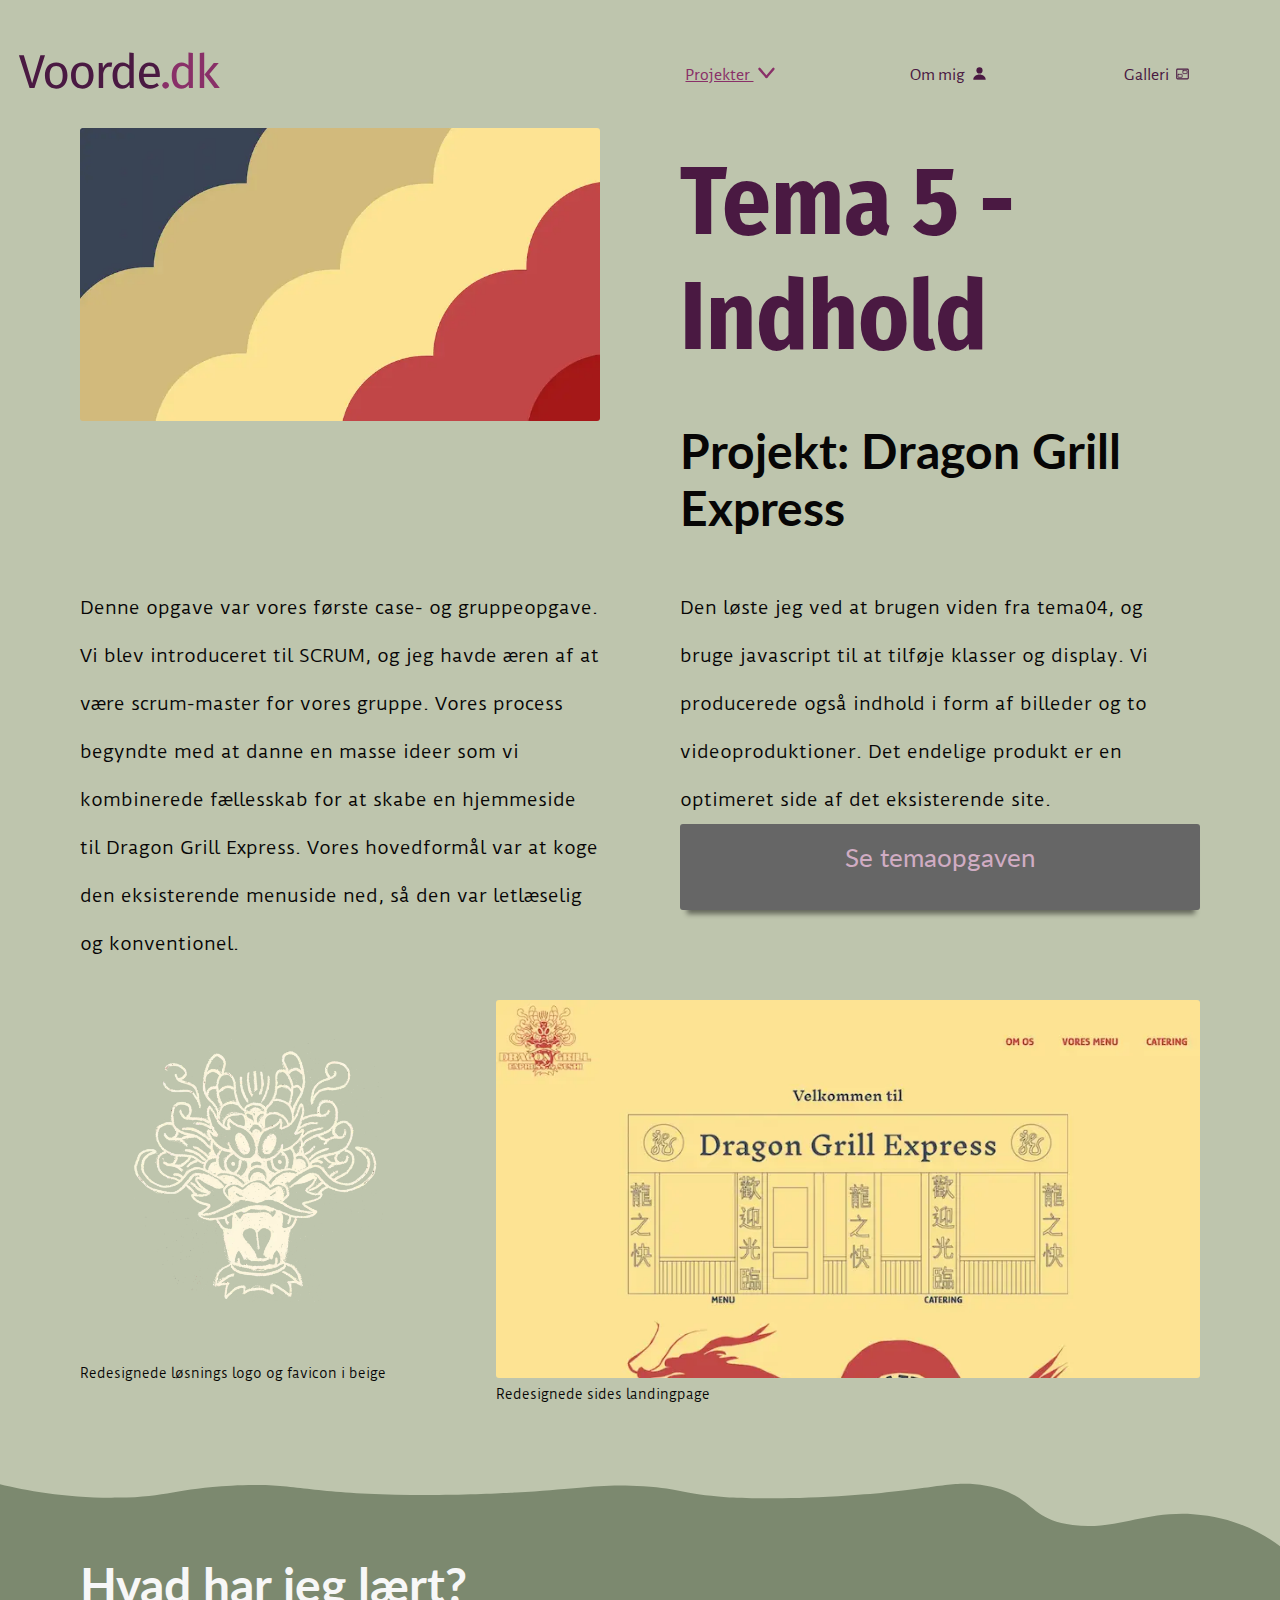
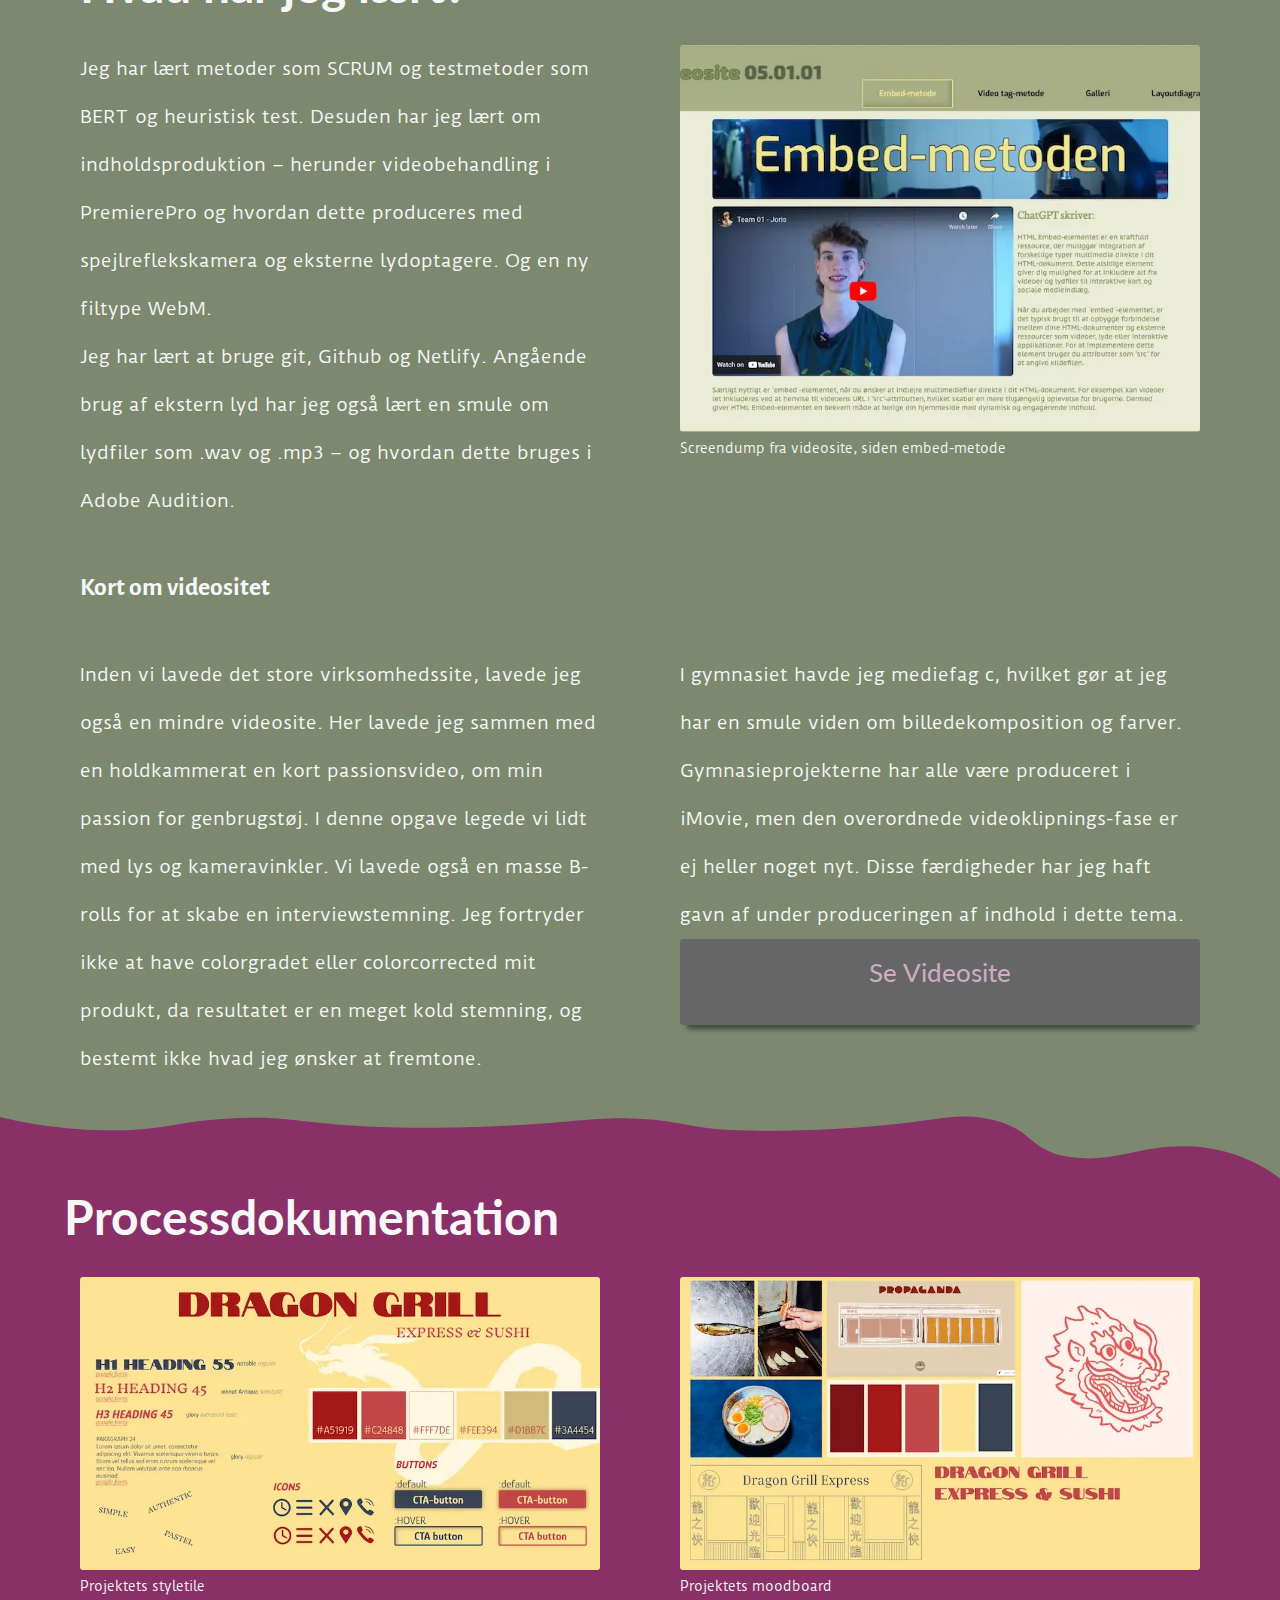
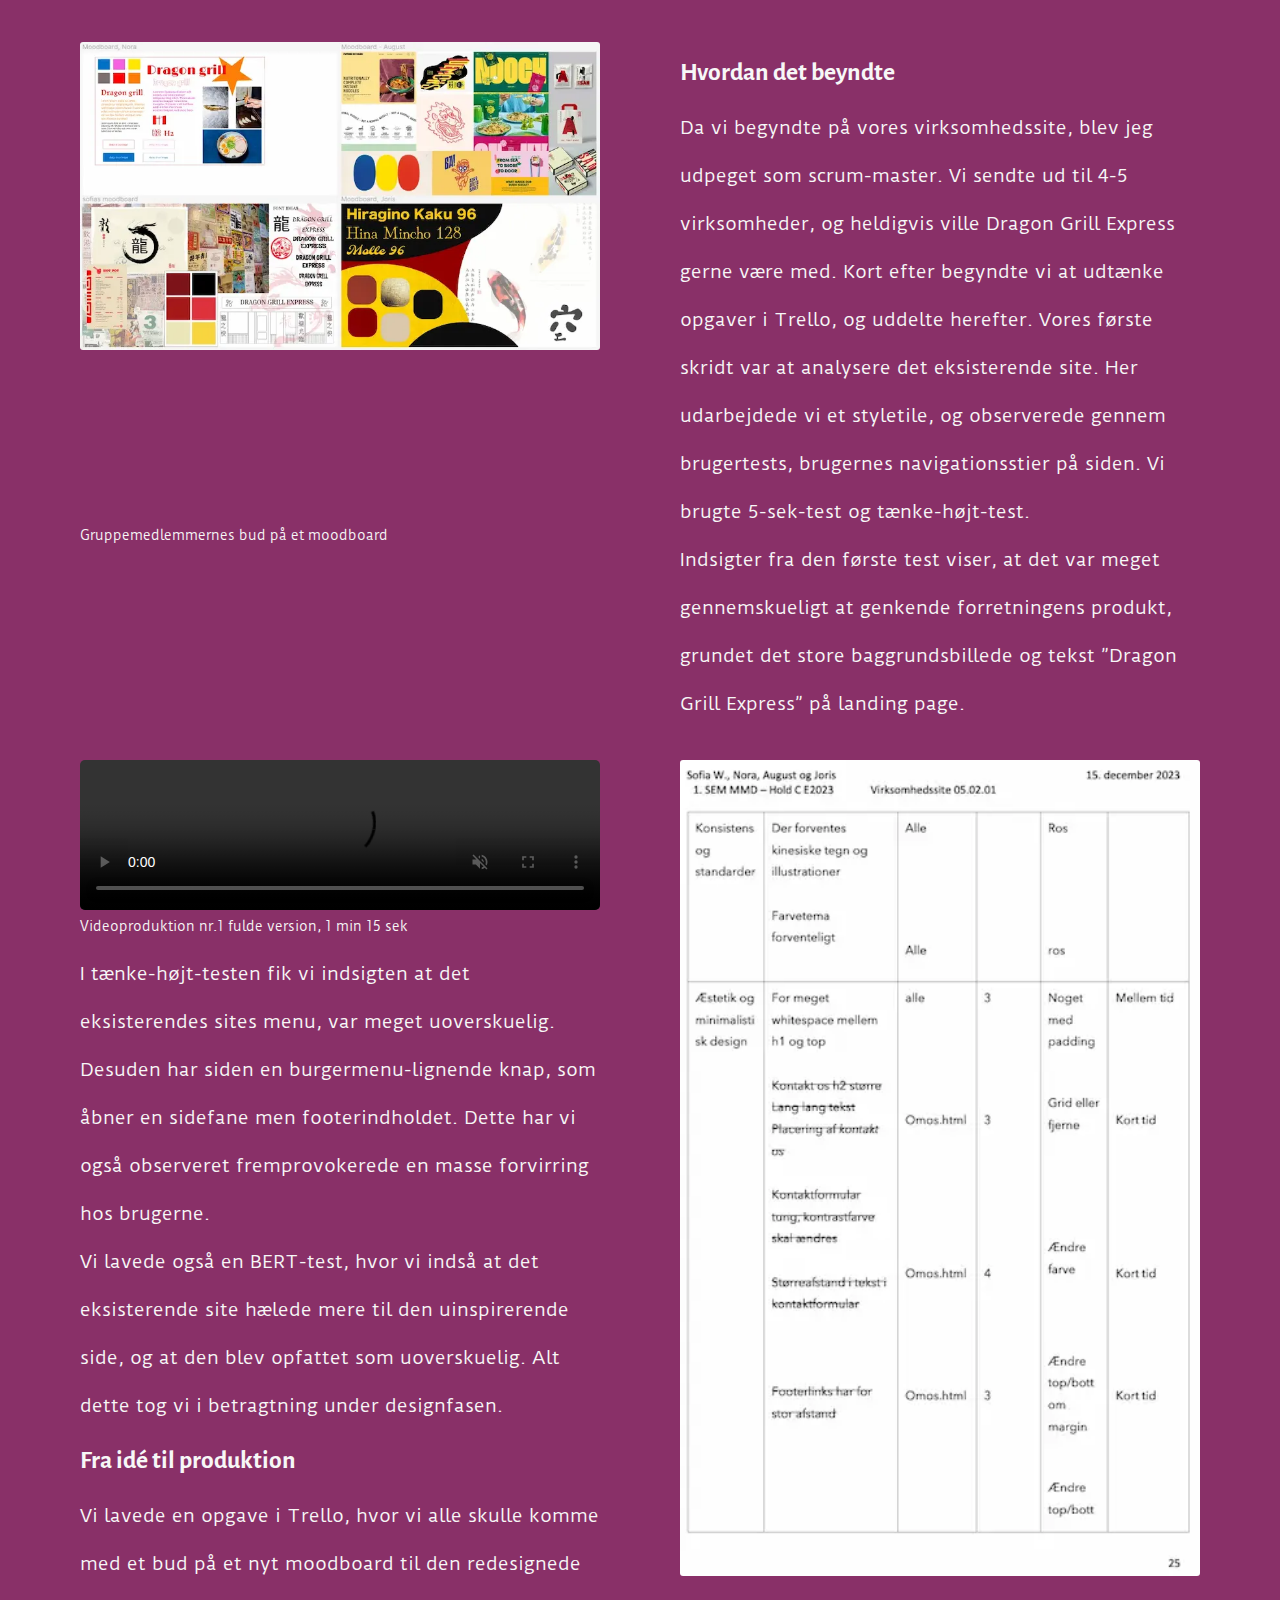
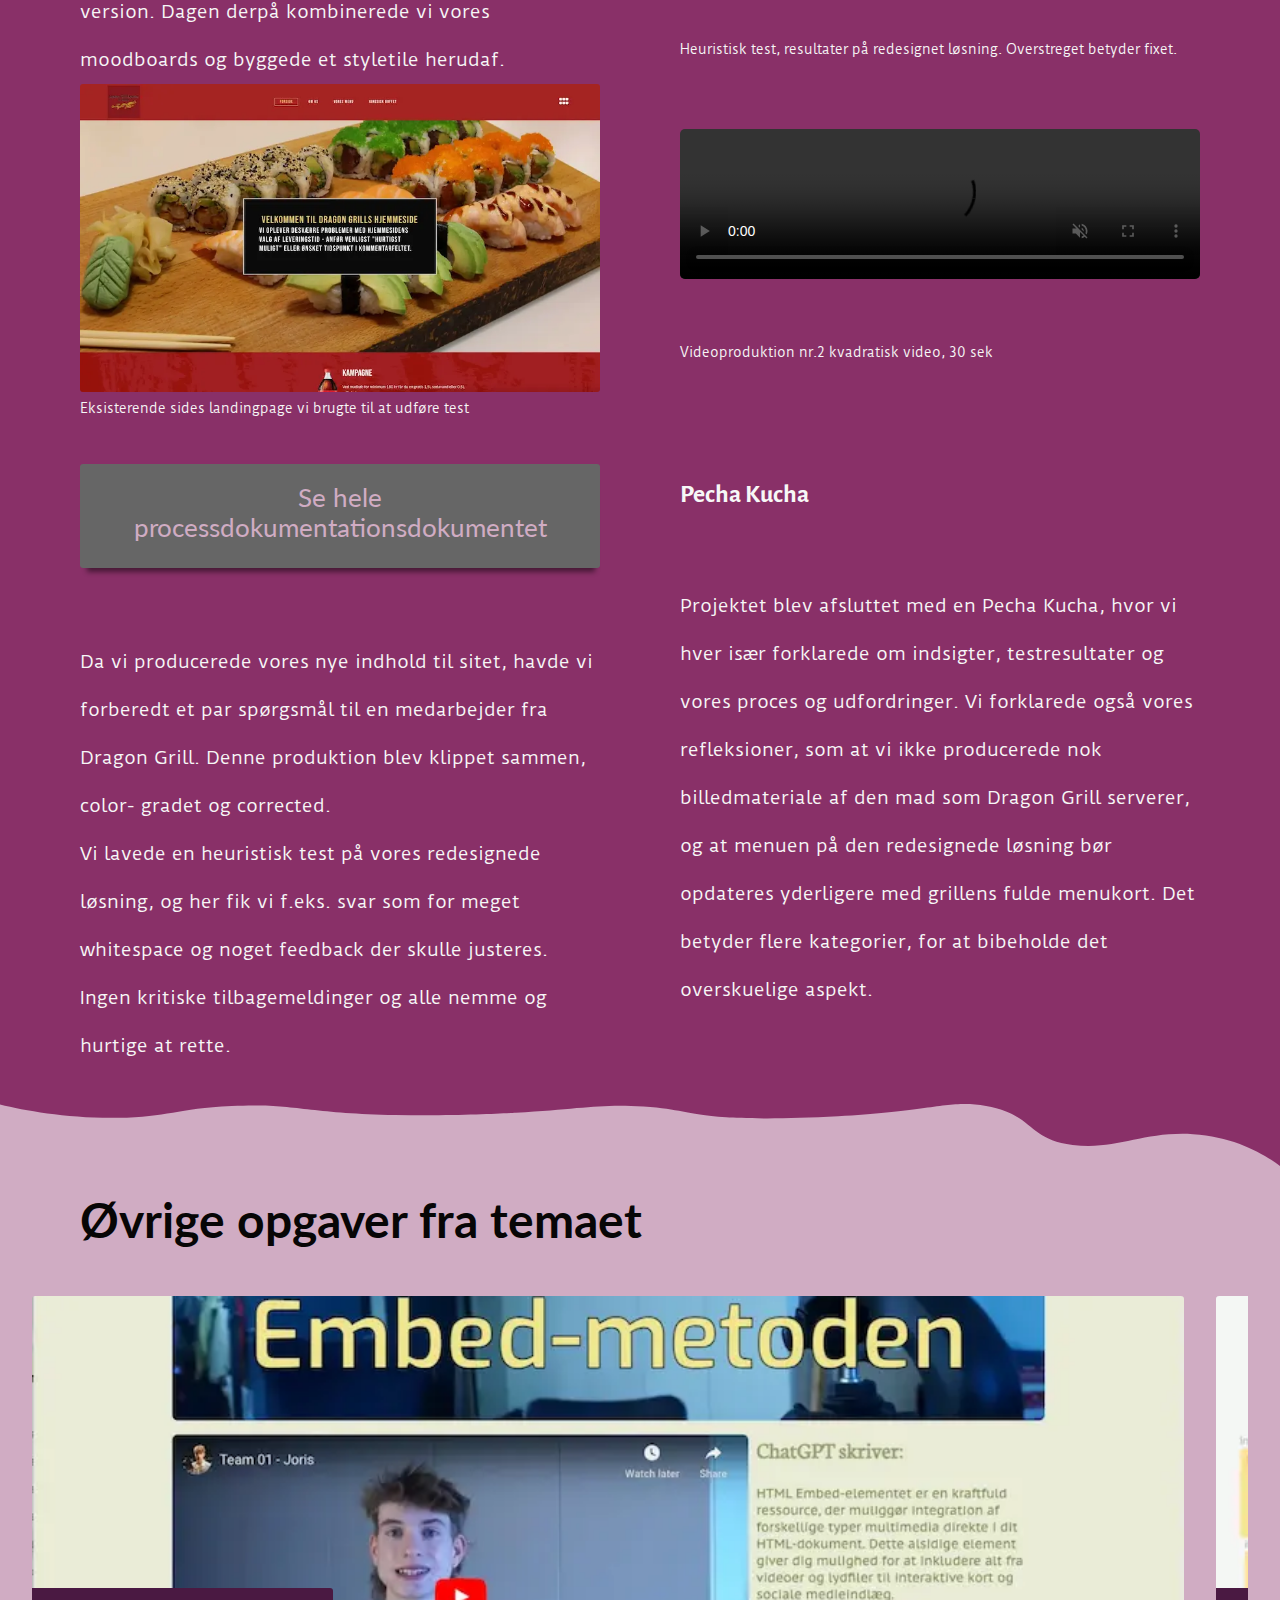
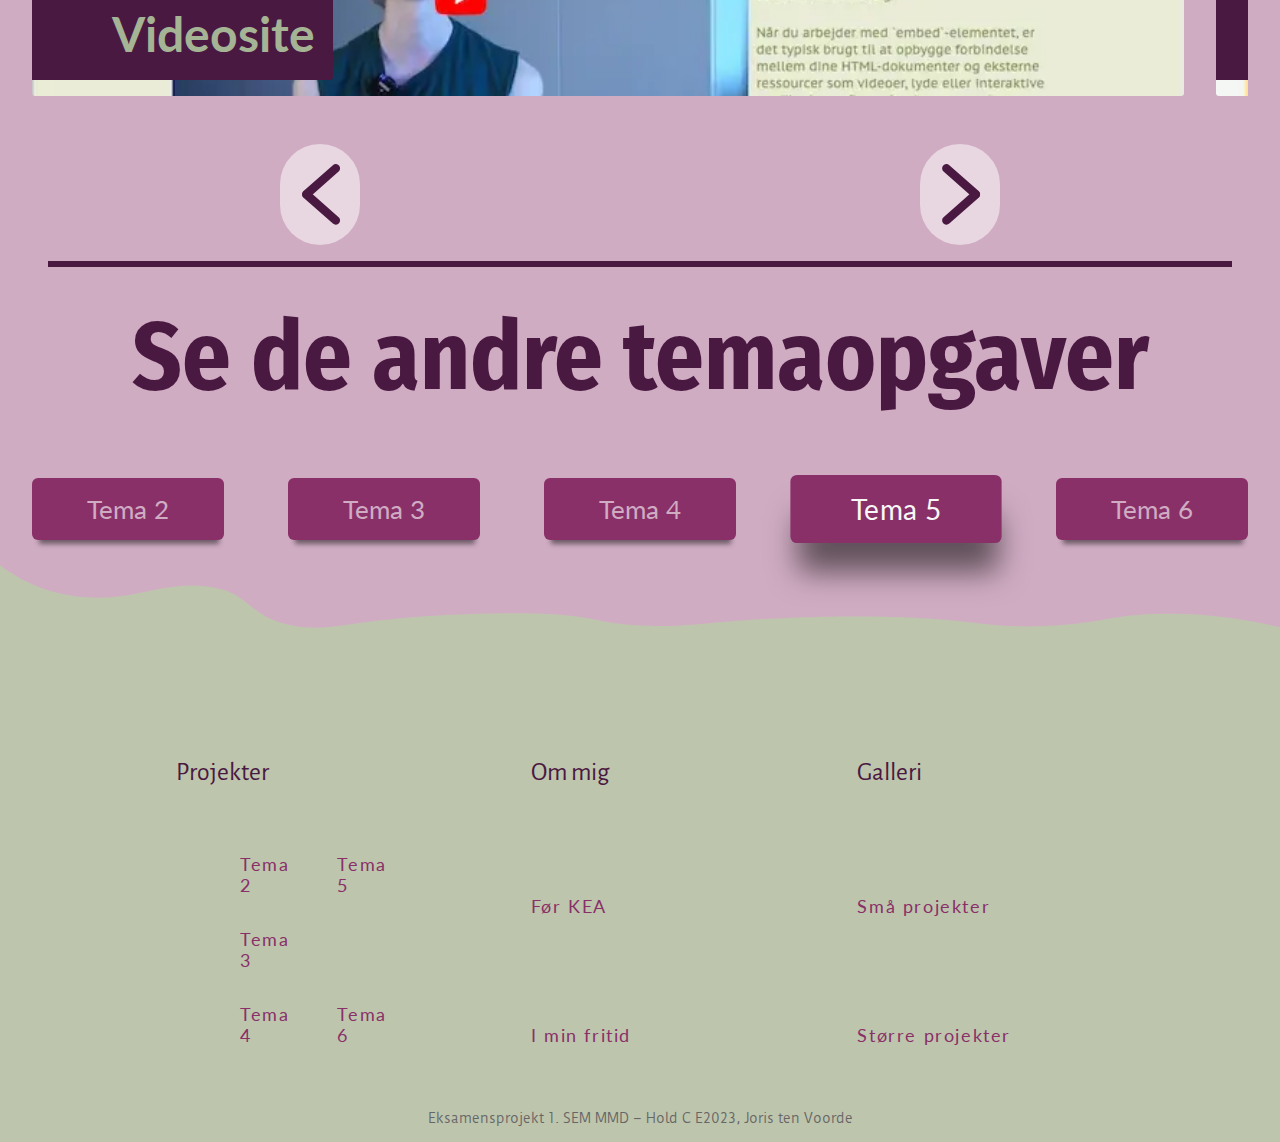
<file: tema_05.html>
<!DOCTYPE html>
<html lang="da">

<head>
    <meta charset="UTF-8">
    <meta name="viewport" content="width=device-width, initial-scale=1.0">
    <meta name="robots" content="noindex">
    <title>Tema 5 - Indhold</title>

    <!-- Stylesheets -->
    <link rel="stylesheet" href="styles/generel.css">
    <link rel="stylesheet" href="styles/layout.css">
    <link rel="stylesheet" href="styles/menu.css">
    <link rel="stylesheet" href="styles/animation.css">

    <!-- Fonte -->
    <link rel="preconnect" href="https://fonts.googleapis.com">
    <link rel="preconnect" href="https://fonts.gstatic.com" crossorigin>
    <link
        href="https://fonts.googleapis.com/css2?family=Alegreya+Sans&family=Duru+Sans&family=Fira+Sans+Condensed&family=Lato&display=swap"
        rel="stylesheet">

    <!-- Favicon -->
    <link rel="apple-touch-icon" sizes="180x180" href="favicon_io/apple-touch-icon.png">
    <link rel="icon" type="image/png" sizes="32x32" href="favicon_io/favicon-32x32.png">
    <link rel="icon" type="image/png" sizes="16x16" href="favicon_io/favicon-16x16.png">
    <link rel="manifest" href="favicon_io/site.webmanifest">
</head>

<body>
    <header>
        <a href="index.html"><img src="media/portfolioLogo.svg" alt="LOGO"></a>
        <input type="checkbox" id="burger-menu">
        <label for="burger-menu"> <img class="burgermenu" src="media/ikon_burgermenu.svg" alt=""></label>

        <nav class="navbar">
            <ul class="menu">
                <li><a href="#">
                        <div class="selected">Projekter <img class="ikonmenu" src="media/ikon_pilned_active.svg" alt="">
                        </div>
                    </a>
                    <ul class="submenu">
                        <li><a href="tema_02.html">Tema 2 - Web</a></li>
                        <li><a href="tema_03.html">Tema 3 - UX/UI</a></li>
                        <li><a href="tema_04.html">Tema 4 - Animation</a></li>
                        <li><a href="tema_05.html">
                                <div class="selected">Tema 5 - Indhold</div>
                            </a></li>
                        <li><a href="tema_06.html">Tema 6 - Portfolio</a></li>
                    </ul>
                </li>
                <li><a href="ommig.html">Om mig <img class="ikonmenu" src="media/ikon_mig.svg" alt=""></a></li>
                <li><a href="galleri.html">Galleri <img class="ikonmenu" src="media/ikon_galleri.svg" alt=""></a></li>
            </ul>
        </nav>
    </header>




    <section id="section1">
        <div class="grid1-1">
            <div class="col1"><img width="800" height="450" class="imgTyp1 " src="media/Assetprojekt5.webp"
                    alt="Screendump af sidens farver">
            </div>
            <div class="col2">
                <h1>Tema 5 - Indhold</h1>
                <h2>Projekt: Dragon Grill Express</h2>
            </div>
        </div>
        <div class="grid1-1">
            <div class="col1">
                <p>Denne opgave var vores første case- og gruppeopgave. Vi blev introduceret til SCRUM, og jeg havde
                    æren af at være scrum-master for vores gruppe. Vores process begyndte med at danne en masse ideer
                    som vi kombinerede fællesskab for at skabe en hjemmeside til Dragon Grill Express. Vores hovedformål
                    var at koge den eksisterende menuside ned, så den var letlæselig og konventionel.
                </p>
            </div>
            <div class="col2">
                <p>Den løste jeg ved at brugen viden fra tema04, og bruge javascript til at tilføje klasser og display.
                    Vi producerede også indhold i form af billeder og to videoproduktioner. Det endelige produkt er en
                    optimeret side af det eksisterende site.
                </p>
                <a class="cta1 center" href="https://snotbroder.github.io/Virksomhedssite05.02.02/index.html"
                    target="_blank">Se
                    temaopgaven</a>

            </div>
        </div>
        <div class="grid1-2">
            <div class="col1"><img width="600" height="800" class="img1-1 imgTyp2" src="media/tema05/tema05_1.webp"
                    alt="Skræmdump af sidens logo">
                <div class="billedebeskriv">Redesignede løsnings logo og favicon i beige</div>
            </div>

            <div class="col2"><img width="800" height="430" class="img2-1 imgTyp2" src="media/tema05/tema05_2.webp"
                    alt="skærmdump af forsiden">
                <div class="billedebeskriv">Redesignede sides landingpage</div>
            </div>
        </div>
        <div class="grid1-2">
            <div class="col1"></div>
            <div class="col2"></div>
        </div>

    </section>


    <section id="section4">
        <img class="wave_divider" src="media/wave_divider4_top.svg" alt="wave divider">
        <div class="grid2-1">
            <h2 class=" col1 lighttext">Hvad har jeg lært?</h2>
            <div class="col2"></div>
        </div>
        <div class="grid1-1">
            <div class="col1">

                <p class="lighttext">Jeg har lært metoder som SCRUM og testmetoder som BERT og heuristisk test. Desuden
                    har jeg lært om indholdsproduktion – herunder videobehandling i PremierePro og hvordan dette
                    produceres med spejlreflekskamera og eksterne lydoptagere. Og en ny filtype WebM.
                </p>
                <p class="lighttext">Jeg har lært at bruge git, Github og Netlify. Angående brug af ekstern lyd har jeg
                    også lært en smule om lydfiler som .wav og .mp3 – og hvordan dette bruges i Adobe Audition.</p>
            </div>
            <div class="col2"><img width="800" height="514" class="imgauto imgTyp2" src="media/tema05/tema05_8.webp"
                    alt="Screendump fra videosite"><span class="billedebeskriv lighttext">Screendump fra videosite,
                    siden embed-metode</span></div>
        </div>
        <div class="grid1-1">
            <div class="col1">
                <h3 class="lighttext">Kort om videositet</h3>
            </div>
            <div class="col2"></div>
        </div>
        <div class="grid1-1">
            <div class="col1">

                <p class="lighttext">Inden vi lavede det store virksomhedssite, lavede jeg også en mindre videosite. Her
                    lavede jeg sammen med en holdkammerat en kort passionsvideo, om min passion for genbrugstøj. I denne
                    opgave legede vi lidt med lys og kameravinkler. Vi lavede også en masse B-rolls for at skabe en
                    interviewstemning. Jeg fortryder ikke at have colorgradet eller colorcorrected mit produkt, da
                    resultatet er en meget kold stemning, og bestemt ikke hvad jeg ønsker at fremtone.
                </p>
            </div>
            <div class="col2">
                <p class="lighttext">I gymnasiet havde jeg mediefag c, hvilket gør at jeg har en smule viden om
                    billedekomposition og farver. Gymnasieprojekterne har alle være produceret i iMovie, men den
                    overordnede videoklipnings-fase er ej heller noget nyt. Disse færdigheder har jeg haft gavn af under
                    produceringen af indhold i dette tema. </p> <a class="cta1 center"
                    href="https://voorde.dk/kea/05_indhold/videosite05.01.01/index.html" target="_blank">Se
                    Videosite</a>
            </div>
        </div>
    </section>

    <section id="section3">
        <img class="wave_divider" src="media/wave_divider1_top.svg" alt="wave divider">
        <div class="grid1-1">
            <h2 class="lighttext">Process&shy;dokumentation</h2>
            <div class="col2">

            </div>
        </div>
        <div class="grid1-1">
            <div class="col1"><img width="800" height="450" class="imgauto imgTyp2 " src="media/tema05/tema05_4.webp"
                    alt="Billede af styletile">
                <div class="billedebeskriv lighttext">Projektets
                    styletile</div>
            </div>
            <div class="col2"><img width="800" height="450" class="imgTyp2" src="media/tema05/tema05_5.webp"
                    alt="Billede af moodboard">
                <div class="billedebeskriv lighttext">Projektets moodboard</div>
            </div>
        </div>

        <div class="grid1-1">
            <div class="col1"><img width="800" height="474" class="imgTyp2" src="media/tema05/tema05_7.webp"
                    alt="Billede af samlede moodboards">
                <div class="billedebeskriv lighttext">Gruppemedlemmernes bud på et moodboard</div>
            </div>
            <div class="col2">
                <h3 class="lighttext">Hvordan det beyndte</h3>
                <p class="lighttext">Da vi begyndte på vores virksomhedssite, blev jeg udpeget som scrum-master. Vi
                    sendte ud til 4-5 virksomheder, og heldigvis ville Dragon Grill Express gerne være med. Kort efter
                    begyndte vi at udtænke opgaver i Trello, og uddelte herefter. Vores første skridt var at analysere
                    det eksisterende site. Her udarbejdede vi et styletile, og observerede gennem brugertests, brugernes
                    navigationsstier på siden. Vi brugte 5-sek-test og tænke-højt-test.</p>
                <p class="lighttext">Indsigter fra den første test viser, at det var meget gennemskueligt at genkende
                    forretningens produkt, grundet det store baggrundsbillede og tekst ”Dragon Grill Express” på landing
                    page. </p>

            </div>
        </div>
        <div class="grid1-1">
            <div class="col1">
                <video autoplay controls muted class="video"
                    src="https://voorde.dk/kea/05_indhold/02_redesign/dragongurl.webm" width="" height=""
                    frameborder="0">
                </video>
                <div class="billedebeskriv lighttext">Videoproduktion nr.1 fulde version, 1 min 15 sek</div>
                <p class="lighttext">I tænke-højt-testen fik vi indsigten at det eksisterendes sites menu, var meget
                    uoverskuelig. Desuden har siden en burgermenu-lignende knap, som åbner en sidefane men
                    footerindholdet. Dette har vi også observeret fremprovokerede en masse forvirring hos brugerne.</p>
                <p class="lighttext">Vi lavede også en BERT-test, hvor vi indså at det eksisterende site hælede mere til
                    den uinspirerende side, og at den blev opfattet som uoverskuelig. Alt dette tog vi i betragtning
                    under designfasen.</p>
                <h3 class="lighttext">Fra idé til produktion</h3>
                <p class="lighttext">Vi lavede en opgave i Trello, hvor vi alle skulle komme med et bud på et nyt
                    moodboard til den redesignede version. Dagen derpå kombinerede vi vores moodboards og byggede et
                    styletile herudaf. </p>

                <img width="800" height="474" class="imgTyp2" src="media/tema05/tema05_6.webp"
                    alt="Billede af paperprototype">
                <div class="billedebeskriv lighttext">Eksisterende sides landingpage vi brugte til at udføre test</div>
            </div>
            <div class="col2"><img width="400" height="628" class="imgTyp2" src="media/tema05/tema05_9.webp"
                    alt="Testresultater af re-design">
                <div class="billedebeskriv lighttext">Heuristisk test, resultater på redesignet løsning. Overstreget
                    betyder fixet.</div>
                <video class="video" src="https://norapan.dk/kea/05_indhold/02_redesign/loopy.webm" muted controls
                    autoplay loop></video>
                <div class="billedebeskriv lighttext">Videoproduktion nr.2 kvadratisk video, 30 sek</div>
            </div>
        </div>
        </div>
        <div class="grid1-1">
            <div class="col1">
                <a class="cta1 center" href="media/tema05/ProcessdokumentationVirksomhedsite0502.01.pdf"
                    target="_blank">Se hele
                    processdokumentationsdokumentet</a>
                <p class="lighttext">Da vi producerede vores nye indhold til sitet, havde vi forberedt et par spørgsmål
                    til en medarbejder fra Dragon Grill. Denne produktion blev klippet sammen, color- gradet og
                    corrected. </p>
                <p class="lighttext">Vi lavede en heuristisk test på vores redesignede løsning, og her fik vi f.eks.
                    svar som for meget whitespace og noget feedback der skulle justeres. Ingen kritiske tilbagemeldinger
                    og alle nemme og hurtige at rette.</p>

            </div>
            <div class="col2">
                <h3 class="lighttext">Pecha Kucha</h3>
                <p class="lighttext">Projektet blev afsluttet med en Pecha Kucha, hvor vi hver især forklarede om
                    indsigter, testresultater og vores proces og udfordringer. Vi forklarede også vores refleksioner,
                    som at vi ikke producerede nok billedmateriale af den mad som Dragon Grill serverer, og at menuen på
                    den redesignede løsning bør opdateres yderligere med grillens fulde menukort. Det betyder flere
                    kategorier, for at bibeholde det overskuelige aspekt. </p>
            </div>
        </div>
    </section>

    <section id="section2">
        <img class="wave_divider" src="media/wave_divider3_top.svg" alt="wave divider">
        <div class="grid2-1">
            <div class="col1">
                <h2>Øvrige opgaver fra temaet</h2>
            </div>
            <div class="col2">
            </div>
        </div>
        <div class="grid1-1-1-1">

            <a href="https://voorde.dk/kea/05_indhold/videosite05.01.01/index.html" target="_blank"
                class="col1 imgtyp1container">
                <img src="media/tema05/tema05_8.webp" alt="videosite" class="imgTyp1 img1-1">
                <h2 class="tekstipic">Videosite
                </h2>
            </a>


            <a href="https://www.figma.com/file/DwCjiXRkm0WPuQjAbHxHX8/moodboard%2Fprototype?type=design&node-id=127%3A2&mode=design&t=tTTyQp1sUCyzcszD-1"
                target="_blank" class="col2 imgtyp1container"><img src="media/tema05/tema05_10.webp"
                    alt="Figma prototype" class="imgTyp1 img1-1">
                <h2 class="tekstipic">Figma prototype</h2>
            </a>
            <a href="https://voorde.dk/kea/05_indhold/klippeopgave/klippeopgave_b.mp4" target="_blank"
                class="col3 imgtyp1container"><img src="media/tema05/tema05_11.webp" alt="klippeopgave"
                    class="imgTyp1 img1-1">
                <h2 class="tekstipic">Klippeopgave B</h2>
            </a>
            <a href="https://voorde.dk/kea/05_indhold/videosite05.01.01/Passionsvideo_v1.mp4" target="_blank"
                class="col4 imgtyp1container"><img src="media/tema05/tema05_12.webp" alt="Passionsvideo"
                    class="imgTyp1 img1-1">
                <h2 class="tekstipic">Passionsvideo til videosite</h2>
            </a>

        </div>
        <div class="flexbox3">

            <div class="pil_left_container">
                <div class="pil_left"></div>
            </div>

            <div class="pil_right_container">
                <div class="pil_right"></div>

            </div>
        </div>
        <hr class="hr1">
        <h1 class="center">Se de andre temaopgaver</h1>
        <div class="flexbox3">
            <a href="tema_02.html" class="cta2">Tema 2</a>
            <a href="tema_03.html" class="cta2">Tema 3</a>
            <a href="tema_04.html" class="cta2">Tema 4</a>
            <a href="#" class="cta2 cta2_selected">Tema 5</a>
            <a href="tema_06.html" class="cta2">Tema 6</a>
        </div>
        <img class="wave_divider" src="media/wave_divider4.svg" alt="wave divider">
    </section>

    <footer>
        <div class="grid1-1-1 flexbox2">
            <div class="col1"><a class="footerlink left" href="index.html#section2">Projekter</a>
                <div class="grid1-1">
                    <div class="flexcolumn2">
                        <a class="footerunderlink" href="tema_02.html">Tema 2</a>
                        <a class="footerunderlink" href="tema_03.html">Tema 3</a>
                        <a class="footerunderlink" href="tema_04.html">Tema 4</a>
                    </div>
                    <div class="flexcolumn1">
                        <a class="footerunderlink" href="tema_05.html">Tema 5</a>
                        <a class="footerunderlink" href="tema_06.html">Tema 6</a>
                    </div>
                </div>
            </div>

            <div class="col2">
                <a class="footerlink left " href="ommig.html">Om mig</a>
                <div class="flexcolumn2">
                    <a class="footerunderlink" href="ommig.html#section3">Før KEA</a>
                    <a class="footerunderlink" href="ommig.html#section2">I min fritid</a>
                </div>
            </div>

            <div class="col3">
                <a class="footerlink left" href="galleri.html">Galleri</a>
                <div class="flexcolumn2">
                    <a class="footerunderlink" href="galleri.html">Små projekter</a>
                    <a class="footerunderlink" href="galleri.html">Større projekter</a>
                </div>
            </div>

        </div>

        <div class="footerafslutning center">Eksamensprojekt 1. SEM MMD – Hold C E2023, Joris ten Voorde</div>

    </footer>
    <script src="script/script.js"></script>
</body>

</html>
</file>
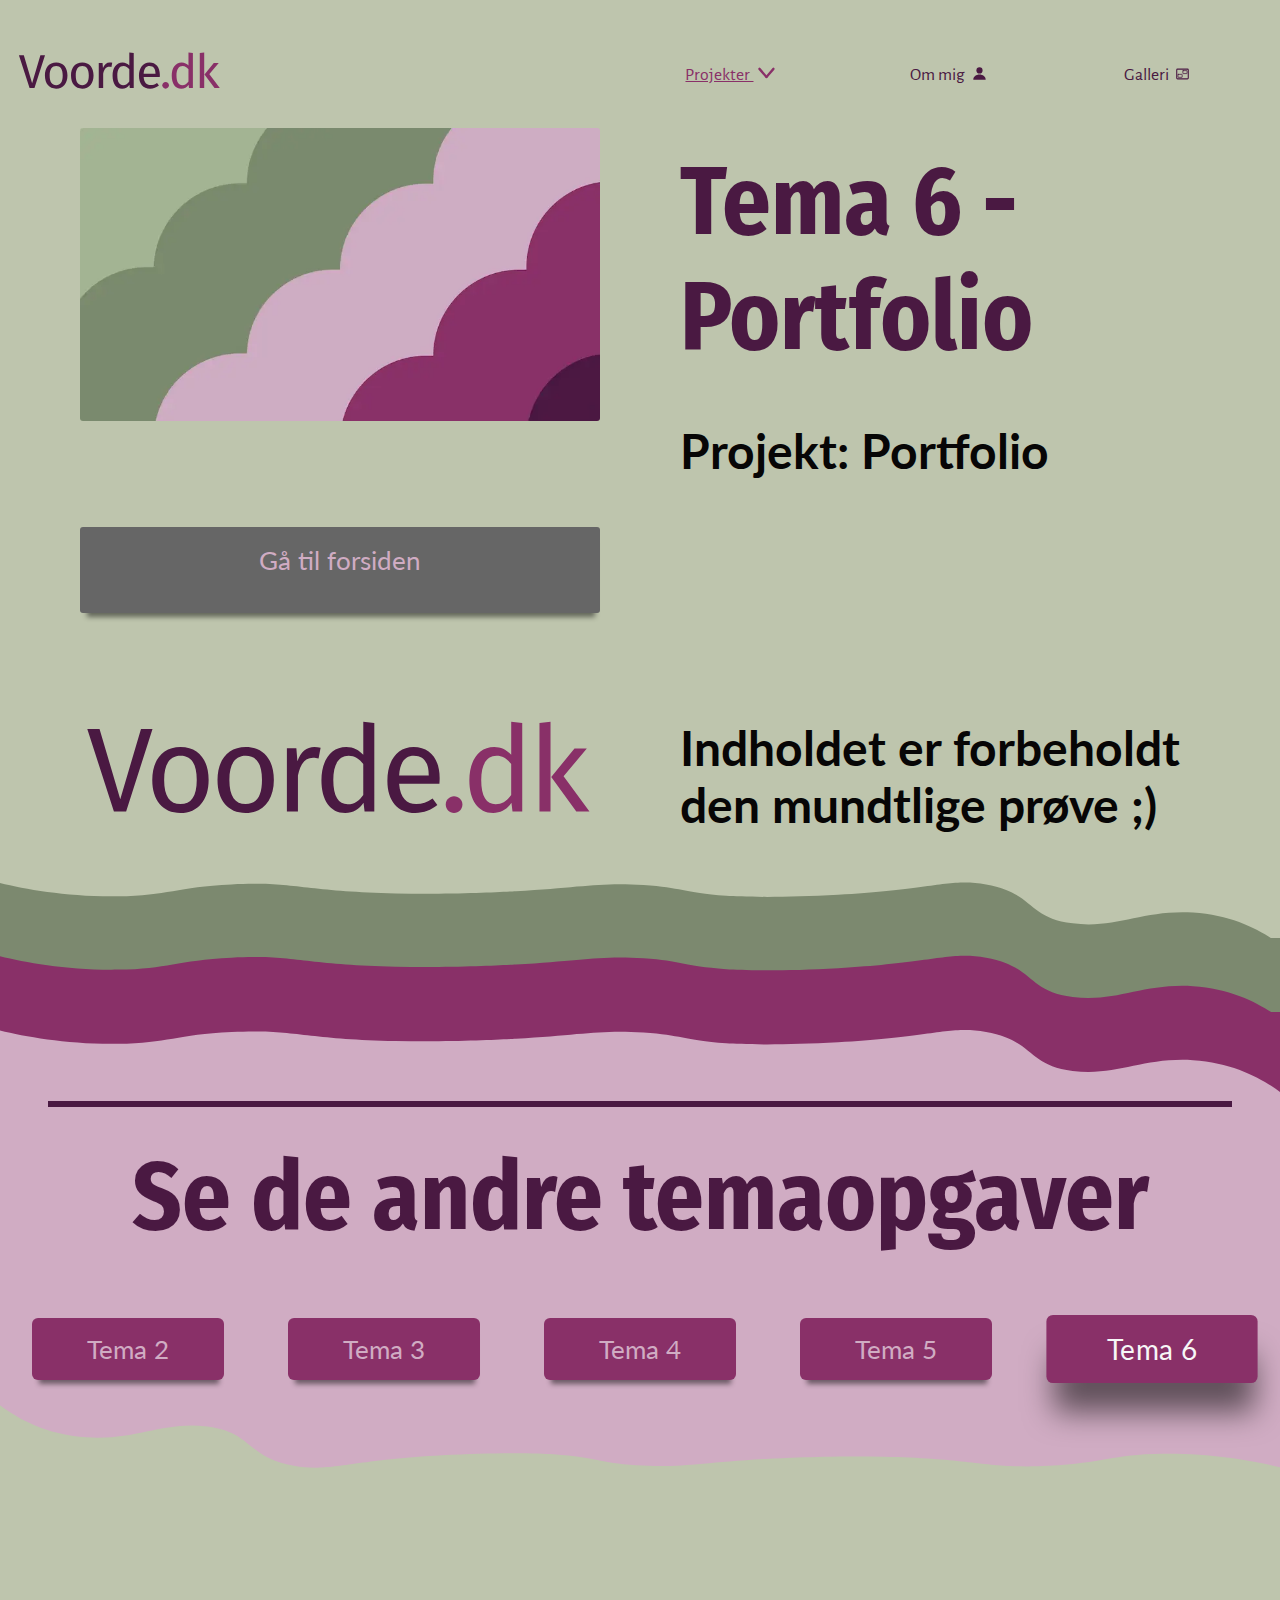
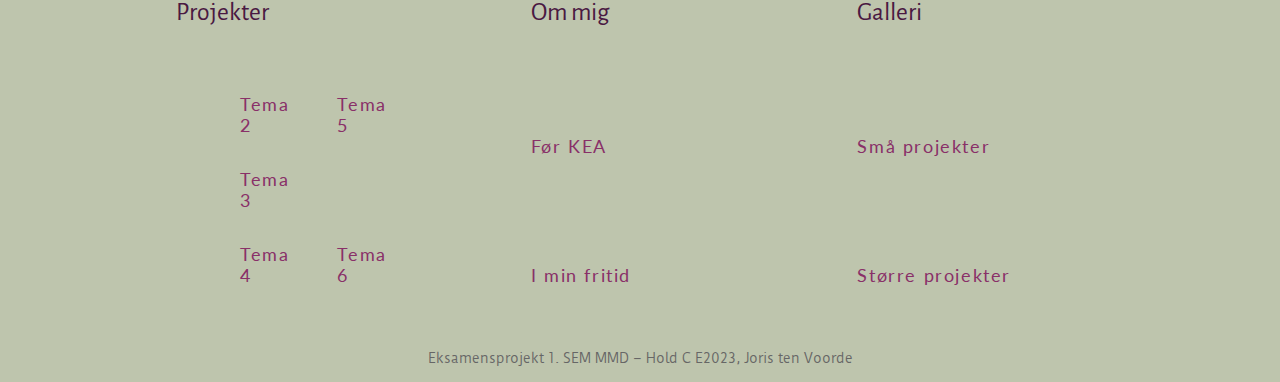
<file: tema_06.html>
<!DOCTYPE html>
<html lang="da">

<head>
    <meta charset="UTF-8">
    <meta name="viewport" content="width=device-width, initial-scale=1.0">
    <meta name="robots" content="noindex">
    <title>Tema 6 - Portfolio</title>

    <!-- Stylesheets -->
    <link rel="stylesheet" href="styles/generel.css">
    <link rel="stylesheet" href="styles/layout.css">
    <link rel="stylesheet" href="styles/menu.css">
    <link rel="stylesheet" href="styles/animation.css">

    <!-- Fonte -->
    <link rel="preconnect" href="https://fonts.googleapis.com">
    <link rel="preconnect" href="https://fonts.gstatic.com" crossorigin>
    <link
        href="https://fonts.googleapis.com/css2?family=Alegreya+Sans&family=Duru+Sans&family=Fira+Sans+Condensed&family=Lato&display=swap"
        rel="stylesheet">

    <!-- Favicon -->
    <link rel="apple-touch-icon" sizes="180x180" href="favicon_io/apple-touch-icon.png">
    <link rel="icon" type="image/png" sizes="32x32" href="favicon_io/favicon-32x32.png">
    <link rel="icon" type="image/png" sizes="16x16" href="favicon_io/favicon-16x16.png">
    <link rel="manifest" href="favicon_io/site.webmanifest">
</head>

<body>

    <header>
        <a href="index.html"><img src="media/portfolioLogo.svg" alt="LOGO"></a>
        <input type="checkbox" id="burger-menu">
        <label for="burger-menu"> <img class="burgermenu" src="media/ikon_burgermenu.svg" alt=""></label>

        <nav class="navbar">
            <ul class="menu">
                <li><a href="#">
                        <div class="selected">Projekter <img class="ikonmenu" src="media/ikon_pilned_active.svg" alt="">
                        </div>
                    </a>
                    <ul class="submenu">
                        <li><a href="tema_02.html">Tema 2 - Web</a></li>
                        <li><a href="tema_03.html">Tema 3 - UX/UI</a></li>
                        <li><a href="tema_04.html">Tema 4 - Animation</a></li>
                        <li><a href="tema_05.html">Tema 5 - Portfolio</a></li>
                        <li><a href="tema_06.html">
                                <div class="selected">Tema 6 - Eksamen</div>
                            </a></li>
                    </ul>
                </li>
                <li><a href="ommig.html">Om mig <img class="ikonmenu" src="media/ikon_mig.svg" alt=""></a></li>
                <li><a href="galleri.html">Galleri <img class="ikonmenu" src="media/ikon_galleri.svg" alt=""></a></li>
            </ul>
        </nav>
    </header>




    <section id="section1">
        <div class="grid1-1">
            <div class="col1"><img width="800" height="450" class="imgTyp1 " src="media/Assetprojekt6.webp"
                    alt="Screendump af sidens farver">
            </div>
            <div class="col2">
                <h1>Tema 6 - Portfolio</h1>
                <h2>Projekt: Portfolio</h2>
            </div>
        </div>
        <div class="grid1-1">
            <div class="col1">
                <a class="cta1 center" href="index.html">Gå til forsiden</a>
            </div>
            <div class="col2">
            </div>
        </div>
        <div class="grid1-1">
            <div class="col1">
                <img src="media/portfolioLogo.svg" alt="">
            </div>
            <div class="col2">
                <h2>Indholdet er forbeholdt den mundtlige prøve ;)</h2>
            </div>
        </div>

        <!-- <div class="grid1-2">
            <div class="col1"><img width="600" height="800" class="img1-1 imgTyp2" src="media/tema05/tema05_1.webp"
                    alt="Skræmdump af sidens logo">
                <div class="billedebeskriv">Redesignede løsnings logo og favicon i beige</div>
            </div>

            <div class="col2"><img width="800" height="430" class="img2-1 imgTyp2" src="media/tema05/tema05_2.webp"
                    alt="skærmdump af forsiden">
                <div class="billedebeskriv">Redesignede sides landingpage</div>
            </div>
        </div>
        <div class="grid1-2">
            <div class="col1"></div>
            <div class="col2"></div>
        </div> -->

    </section>


    <section id="section4">
        <img class="wave_divider" src="media/wave_divider4_top.svg" alt="wave divider">
        <!-- <div class="grid2-1">
            <h2 class=" col1 lighttext">Hvad har jeg lært?</h2>
            <div class="col2"></div>
        </div>
        <div class="grid1-1">
            <div class="col1">

                <p class="lighttext">Jeg har lært metoder som SCRUM og testmetoder som BERT og heuristisk test. Desuden
                    har jeg lært om indholdsproduktion – herunder videobehandling i PremierePro og hvordan dette
                    produceres med spejlreflekskamera og eksterne lydoptagere. Og en ny filtype WebM.
                </p>
                <p class="lighttext">Jeg har lært at bruge git, Github og Netlify. Angående brug af ekstern lyd har jeg
                    også lært en smule om lydfiler som .wav og .mp3 – og hvordan dette bruges i Adobe Audition.</p>
            </div>
            <div class="col2"><img width="800" height="514" class="imgauto imgTyp2" src="media/tema05/tema05_8.webp"
                    alt="Screendump fra videosite"><span class="billedebeskriv lighttext">Screendump fra videosite,
                    siden embed-metode</span></div>
        </div>
        <div class="grid1-1">
            <div class="col1">
                <h3 class="lighttext">Kort om videositet</h3>
            </div>
            <div class="col2"></div>
        </div>
        <div class="grid1-1">
            <div class="col1">

                <p class="lighttext">Inden vi lavede det store virksomhedssite, lavede jeg også en mindre videosite. Her
                    lavede jeg sammen med en holdkammerat en kort passionsvideo, om min passion for genbrugstøj. I denne
                    opgave legede vi lidt med lys og kameravinkler. Vi lavede også en masse B-rolls for at skabe en
                    interviewstemning. Jeg fortryder ikke at have colorgradet eller colorcorrected mit produkt, da
                    resultatet er en meget kold stemning, og bestemt ikke hvad jeg ønsker at fremtone.
                </p>
            </div>
            <div class="col2">
                <p class="lighttext">I gymnasiet havde jeg mediefag c, hvilket gør at jeg har en smule viden om
                    billedekomposition og farver. Gymnasieprojekterne har alle være produceret i iMovie, men den
                    overordnede videoklipnings-fase er ej heller noget nyt. Disse færdigheder har jeg haft gavn af under
                    produceringen af indhold i dette tema. </p> <a class="cta1 center"
                    href="https://voorde.dk/kea/05_indhold/videosite05.01.01/index.html" target="_blank">Se
                    Videosite</a>
            </div>
        </div> -->
    </section>

    <section id="section3">
        <img class="wave_divider" src="media/wave_divider1_top.svg" alt="wave divider">
        <!-- <div class="grid1-1">
            <h2 class="lighttext">Processdokumentation</h2>
            <div class="col2">

            </div>
        </div>
        <div class="grid1-1">
            <div class="col1"><img width="800" height="450" class="imgauto imgTyp2 " src="media/tema05/tema05_4.webp"
                    alt="Billede af styletile">
                <div class="billedebeskriv lighttext">Projektets
                    styletile</div>
            </div>
            <div class="col2"><img width="800" height="450" class="imgTyp2" src="media/tema05/tema05_5.webp"
                    alt="Billede af moodboard">
                <div class="billedebeskriv lighttext">Projektets moodboard</div>
            </div>
        </div>

        <div class="grid1-1">
            <div class="col1"><img width="800" height="474" class="imgTyp2" src="media/tema05/tema05_7.webp"
                    alt="Billede af samlede moodboards">
                <div class="billedebeskriv lighttext">Gruppemedlemmernes bud på et moodboard</div>
            </div>
            <div class="col2">
                <h3 class="lighttext">Hvordan det beyndte</h3>
                <p class="lighttext">Da vi begyndte på vores virksomhedssite, blev jeg udpeget som scrum-master. Vi
                    sendte ud til 4-5 virksomheder, og heldigvis ville Dragon Grill Express gerne være med. Kort efter
                    begyndte vi at udtænke opgaver i Trello, og uddelte herefter. Vores første skridt var at analysere
                    det eksisterende site. Her udarbejdede vi et styletile, og observerede gennem brugertests, brugernes
                    navigationsstier på siden. Vi brugte 5-sek-test og tænke-højt-test.</p>
                <p class="lighttext">Indsigter fra den første test viser, at det var meget gennemskueligt at genkende
                    forretningens produkt, grundet det store baggrundsbillede og tekst ”Dragon Grill Express” på landing
                    page. </p>

            </div>
        </div>
        <div class="grid1-1">
            <div class="col1">
                <p class="lighttext">I tænke-højt-testen fik vi indsigten at det eksisterendes sites menu, var meget
                    uoverskuelig. Desuden har siden en burgermenu-lignende knap, som åbner en sidefane men
                    footerindholdet. Dette har vi også observeret fremprovokerede en masse forvirring hos brugerne.</p>
                <p class="lighttext">Vi lavede også en BERT-test, hvor vi indså at det eksisterende site hælede mere til
                    den uinspirerende side, og at den blev opfattet som uoverskuelig. Alt dette tog vi i betragtning
                    under designfasen.</p>
                <h3 class="lighttext">Fra idé til produktion</h3>
                <p class="lighttext">Vi lavede en opgave i Trello, hvor vi alle skulle komme med et bud på et nyt
                    moodboard til den redesignede version. Dagen derpå kombinerede vi vores moodboards og byggede et
                    styletile herudaf. </p>

                <img width="800" height="474" class="imgTyp2" src="media/tema05/tema05_6.webp"
                    alt="Billede af paperprototype">
                <div class="billedebeskriv lighttext">Eksisterende sides landingpage vi brugte til at udføre test</div>
            </div>
            <div class="col2"><img width="400" height="628" class="imgTyp2" src="media/tema05/tema05_9.webp"
                    alt="Testresultater af re-design">
                <div class="billedebeskriv lighttext">Heuristisk test, resultater på redesignet løsning. Overstreget
                    betyder fixet.</div>
            </div>
        </div>
        <div class="grid1-1">
            <div class="col1">
                <a class="cta1 center" href="media/tema05/ProcessdokumentationVirksomhedsite0502.01.pdf"
                    target="_blank">Se hele
                    processdokumentationsdokumentet</a>
                <p class="lighttext">Da vi producerede vores nye indhold til sitet, havde vi forberedt et par spørgsmål
                    til en medarbejder fra Dragon Grill. Denne produktion blev klippet sammen, color- gradet og
                    corrected. </p>
                <p class="lighttext">Vi lavede en heuristisk test på vores redesignede løsning, og her fik vi f.eks.
                    svar som for meget whitespace og noget feedback der skulle justeres. Ingen kritiske tilbagemeldinger
                    og alle nemme og hurtige at rette.</p>

            </div>
            <div class="col2">
                <h3 class="lighttext">Pecha Kucha</h3>
                <p class="lighttext">Projektet blev afsluttet med en Pecha Kucha, hvor vi hver især forklarede om
                    indsigter, testresultater og vores proces og udfordringer. Vi forklarede også vores refleksioner,
                    som at vi ikke producerede nok billedmateriale af den mad som Dragon Grill serverer, og at menuen på
                    den redesignede løsning bør opdateres yderligere med grillens fulde menukort. Det betyder flere
                    kategorier, for at bibeholde det overskuelige aspekt. </p>
            </div>
        </div> -->
    </section>
    <section id="section2">
        <img class="wave_divider" src="media/wave_divider3_top.svg" alt="wave divider">
        <!-- <div class="grid2-1">
            <div class="col1">
                <h2>Øvrige opgaver fra temaet</h2>
            </div>
            <div class="col2">
            </div>
        </div>
        <div class="grid1-1-1-1">

            <a href="https://voorde.dk/kea/05_indhold/videosite05.01.01/index.html" target="_blank"
                class="col1 imgtyp1container">
                <img src="media/tema05/tema05_8.webp" alt="videosite" class="imgTyp1 img1-1">
                <h2 class="tekstipic">Videosite
                </h2>
            </a>


            <a href="https://www.figma.com/file/DwCjiXRkm0WPuQjAbHxHX8/moodboard%2Fprototype?type=design&node-id=127%3A2&mode=design&t=tTTyQp1sUCyzcszD-1"
                target="_blank" class="col2 imgtyp1container"><img src="media/tema05/tema05_10.webp"
                    alt="Figma prototype" class="imgTyp1 img1-1">
                <h2 class="tekstipic">Figma prototype</h2>
            </a>
            <a href="https://voorde.dk/kea/05_indhold/klippeopgave/klippeopgave_b.mp4" target="_blank"
                class="col3 imgtyp1container"><img src="media/tema05/tema05_11.webp" alt="klippeopgave"
                    class="imgTyp1 img1-1">
                <h2 class="tekstipic">Klippeopgave B</h2>
            </a>
            <a href="https://voorde.dk/kea/05_indhold/videosite05.01.01/Passionsvideo_v1.mp4" target="_blank"
                class="col4 imgtyp1container"><img src="media/tema05/tema05_12.webp" alt="Passionsvideo"
                    class="imgTyp1 img1-1">
                <h2 class="tekstipic">Passionsvideo til videosite</h2>
            </a>

        </div> -->

        <hr class="hr1">
        <h1 class="center">Se de andre temaopgaver</h1>
        <div class="flexbox3">
            <a href="tema_02.html" class="cta2">Tema 2</a>
            <a href="tema_03.html" class="cta2">Tema 3</a>
            <a href="tema_04.html" class="cta2">Tema 4</a>
            <a href="tema_05.html" class="cta2 ">Tema 5</a>
            <a href="#" class="cta2 cta2_selected">Tema 6</a>
        </div>
        <img class="wave_divider" src="media/wave_divider4.svg" alt="wave divider">
    </section>

    <footer>
        <div class="grid1-1-1 flexbox2">
            <div class="col1"><a class="footerlink left" href="index.html#section2">Projekter</a>
                <div class="grid1-1">
                    <div class="flexcolumn2">
                        <a class="footerunderlink" href="tema_02.html">Tema 2</a>
                        <a class="footerunderlink" href="tema_03.html">Tema 3</a>
                        <a class="footerunderlink" href="tema_04.html">Tema 4</a>
                    </div>
                    <div class="flexcolumn1">
                        <a class="footerunderlink" href="tema_05.html">Tema 5</a>
                        <a class="footerunderlink" href="tema_06.html">Tema 6</a>
                    </div>
                </div>
            </div>

            <div class="col2">
                <a class="footerlink left " href="ommig.html">Om mig</a>
                <div class="flexcolumn2">
                    <a class="footerunderlink" href="ommig.html#section3">Før KEA</a>
                    <a class="footerunderlink" href="ommig.html#section2">I min fritid</a>
                </div>
            </div>

            <div class="col3">
                <a class="footerlink left" href="galleri.html">Galleri</a>
                <div class="flexcolumn2">
                    <a class="footerunderlink" href="galleri.html">Små projekter</a>
                    <a class="footerunderlink" href="galleri.html">Større projekter</a>
                </div>
            </div>

        </div>

        <div class="footerafslutning center">Eksamensprojekt 1. SEM MMD – Hold C E2023, Joris ten Voorde</div>

    </footer>
    <script src="script/script.js"></script>
</body>

</html>
</file>
<file: styles/generel.css>
img {
  height: auto;
  width: 100%;
  object-fit: cover;
  align-self: auto;
}

* {
  margin: 0;
  padding: 0;
  box-sizing: border-box;
}

html {
  max-width: 1600px;
  margin-right: auto;
  margin-left: auto;
  background-color: var(--C-lightgreen);

  /* Custom CSS properties */

  /* fonte */
  --F-h1: "Fira Sans Condensed", sans-serif;
  --F-h2: "Lato", sans-serif;
  --F-h3: "Alegreya Sans", sans-serif;
  --F-p: "Duru Sans", sans-serif;

  /* farver */
  --C-darkpurple: #4a1942;
  --C-purple: #893068;
  --C-lightpurple: #d0acc3;

  --C-darkgreen: #7c896f;
  --C-green: #a4b494;
  --C-lightgreen: #bec5ad;

  --C-black: #070606;
  --C-grey: #666666;
  --C-lightgrey: #cacaca;
  --C-white: #f7f7f7;

  /* afstande */
  --D-lrgst: 6rem;
  --D-lrgr: 4rem;
  --D-lrg: 3rem;
  --D-mdm: 2rem;
  --D-sml: 1rem;
  --D-smlr: 0.5rem;
  --D-smlst: 0.2rem;

  /* størrelser */
  --S-lrgst: 5rem;
  --S-lrgr: 6rem;
  --S-lrg: 3rem;
  --S-mdm: 2cqw;
  --S-sml: 1.6rem;
  --S-smlr2: 1.4cqw;
  --S-smlr: 1.1rem;
  --S-smlst: 0.8rem;
  --S-mini: 0.2rem;

  /* animationer */
  --A-sftst: 1s cubic-bezier(0.075, 0.82, 0.165, 1);
  --A-sftr: 0.7s cubic-bezier(0.075, 0.82, 0.165, 1);
  --A-sft: 0.2s cubic-bezier(0.075, 0.82, 0.165, 1);

  scroll-behavior: smooth;
}

body {
  overflow-x: hidden;
}

/* -- Tekst style -- */
h1 {
  font-family: var(--F-h1);
  font-size: var(--S-lrgr);
  color: var(--C-darkpurple);

  margin-top: var(--D-mdm);
  margin-bottom: var(--D-mdm);
}
h2 {
  font-family: var(--F-h2);
  font-size: var(--S-lrg);
  color: var(--C-black);

  margin-top: var(--D-sml);
  margin-bottom: var(--D-sml);
}
h3 {
  font-family: var(--F-h3);
  font-size: var(--S-sml);
  color: var(--C-black);

  margin-top: var(--D-sml);
  margin-bottom: var(--D-sml);
}

p {
  color: var(--C-black);
  font-family: var(--F-p);
  font-size: var(--S-smlr);
  line-height: var(--S-lrg);
}

.billedebeskriv {
  font-family: var(--F-p);
  font-size: var(--S-smlst);
  color: var(--C-black);
  margin-top: var(--D-smlr);
  margin-bottom: var(--D-sml);
}

.lighttext {
  color: var(--C-white);
}
.darktext {
  color: var(--C-black);
}

a {
  text-decoration: none;
}

/* -- CTA-knapper */
.cta1 {
  max-height: 60%;
  max-width: 100%;
  padding: var(--S-smlr) var(--S-smlr) var(--S-lrg) var(--S-smlr);
  margin-bottom: var(--D-lrg);
  font-family: var(--F-h2);
  font-size: var(--S-sml);
  color: var(--C-lightpurple);
  background-color: var(--C-grey);
  border: none;
  border-radius: 3px;
  text-align: center;
  text-decoration: none;

  box-shadow: 1px 10px 5px -6px rgba(0, 0, 0, 0.48);
  -webkit-box-shadow: 1px 10px 5px -6px rgba(0, 0, 0, 0.48);
  -moz-box-shadow: 1px 10px 5px -6px rgba(0, 0, 0, 0.48);

  transition: var(--A-sftst);
}

.cta1:hover {
  transform: scale(1.03);
  transition: var(--A-sftr);
  color: var(--C-white);
}

.cta1:active {
  transform: scale(0.98);
  transition: var(--A-sftr);

  box-shadow: 2px 11px 27px -22px rgba(0, 0, 0, 0.42);
  -webkit-box-shadow: 2px 11px 27px -22px rgba(0, 0, 0, 0.42);
  -moz-box-shadow: 2px 11px 27px -22px rgba(0, 0, 0, 0.42);
}

.cta2 {
  width: 15vw;
  height: auto;

  padding: var(--D-sml) var(--D-mdm) var(--D-sml) var(--D-mdm);
  margin: var(--D-mdm);
  font-family: var(--F-h2);
  font-size: var(--S-sml);
  color: var(--C-lightpurple);
  background-color: var(--C-purple);
  border: none;
  border-radius: 6px;
  text-align: center;
  text-decoration: none;
  box-shadow: 1px 10px 5px -6px rgba(0, 0, 0, 0.48);
  -webkit-box-shadow: 1px 10px 5px -6px rgba(0, 0, 0, 0.48);
  -moz-box-shadow: 1px 10px 5px -6px rgba(0, 0, 0, 0.48);

  transition: var(--A-sftst);
}

.cta2:hover {
  transform: scale(1.1);
  transition: var(--A-sftr);
  color: var(--C-white);

  box-shadow: 2px 31px 27px -5px rgba(0, 0, 0, 0.54);
  -webkit-box-shadow: 2px 31px 27px -5px rgba(0, 0, 0, 0.54);
  -moz-box-shadow: 2px 31px 27px -5px rgba(0, 0, 0, 0.54);
}

.cta2:active {
  transform: scale(0.9);
  transition: var(--A-sft);

  box-shadow: 2px 11px 27px -22px rgba(0, 0, 0, 0.42);
  -webkit-box-shadow: 2px 11px 27px -22px rgba(0, 0, 0, 0.42);
  -moz-box-shadow: 2px 11px 27px -22px rgba(0, 0, 0, 0.42);
}

/* CTA selected klasser */
.cta1_selected {
  transform: scale(1.03);
  transition: var(--A-sftr);
  color: var(--C-white);
}

.cta2_selected {
  transform: scale(1.1);
  transition: var(--A-sftr);
  color: var(--C-white);

  box-shadow: 2px 31px 27px -5px rgba(0, 0, 0, 0.54);
  -webkit-box-shadow: 2px 31px 27px -5px rgba(0, 0, 0, 0.54);
  -moz-box-shadow: 2px 31px 27px -5px rgba(0, 0, 0, 0.54);
}

/* -- Billede styling -- */
.imgTyp1 {
  margin-top: var(--D-sml);
  margin-bottom: var(--D-sml);
  border-radius: 3px;
  max-height: 25rem;
}

.imgTyp2 {
  border-radius: 3px;
}

.imgtyp1container {
  display: grid;
  place-items: start;
  min-width: 90vw;
}
.imgtyp1container img,
h1 {
  grid-area: 1/1;
}

.imgtyp1container img,
.tekstipic {
  grid-area: 1/1;
}

.imgtyp1container h1 {
  padding-left: var(--D-sml);
  margin-top: auto;

  -webkit-text-stroke: var(--C-darkpurple);
  -webkit-text-stroke-width: 1px;
}

.imgtyp1container .tekstipic {
  padding-left: var(--D-sml);
  margin-top: auto;
  transition: var(--A-sft);
  color: var(--C-darkpurple);

  padding-left: 15%;
  padding-right: 10%;
}

.imgtyp1container:hover .tekstipic {
  transform: scale(0.9);
  transition: var(--A-sftr);
  color: var(--C-purple);
}
/* Slider style */
.grid1-1-1-1 .imgtyp1container h2 {
  color: var(--C-green);
  background-color: var(--C-darkpurple);
  padding: var(--S-smlr);
  padding-left: var(--S-lrgst);
  border-radius: 0 3px 3px 0;
}

.img1-1 {
  aspect-ratio: 1/1;
  object-fit: cover;
  margin: auto;
}

.img1-2 {
  aspect-ratio: 1/2;
  object-fit: cover;
  margin: auto;
}

.imgauto {
  object-fit: cover;
  height: 100%;
}

/* Wave dividers image */
.wave_divider {
  display: inherit;
  width: 100%;
  z-index: 30;
  margin-top: -1rem;
  margin-bottom: -1rem;
}
/* INDEX */
#herosection {
  width: 100%;
  aspect-ratio: 16/9;
  position: relative;
  overflow: hidden;
  background-color: var(--C-green);
}

#backgroundblur {
  width: 100%;
  height: 100%;
  position: absolute;
  top: 0;
  left: 0;

  filter: blur(30px);
}

.dot1 {
  height: 30%;
  width: 20%;
  background-color: orange;
  border-radius: 50%;
  position: absolute;
  left: 10%;
  top: -50%;
}

/* HEROTEKST */
.herotext_container {
  width: 100%;
  height: 100%;
  position: absolute;
  top: 21%;
  left: 23.5%;
  z-index: 10;
}

.herotext {
  width: 100%;
  height: 100%;
  color: var(--C-purple);
  font-size: 15cqw;
  user-select: none;
}

.subherotext_container {
  width: 100%;
  height: 100%;
  position: absolute;
  top: 51.5%;
  left: 66%;
  z-index: 10;
}

.subherotext {
  width: 100%;
  height: 100%;
  color: var(--C-grey);
  font-family: var(--F-h2);
  font-size: 3.5cqw;
  user-select: none;
}

/* Bølger */
#wavesprites {
  width: 100%;
  height: 100%;
  position: absolute;
  top: 0;
  left: 0;
  pointer-events: none;
  z-index: 11;
}

#wave1_container {
  position: absolute;
  width: 100%;
  aspect-ratio: 1920/1080;
  top: 6%;
}
#wave1 {
  width: 100%;
  height: 100%;
  background-image: url(../media/wave1.svg);
  background-size: cover;
}

#wave2_container {
  position: absolute;
  width: 90%;
  aspect-ratio: 16/9;
  top: 11%;
}
#wave2 {
  width: 100%;
  height: 100%;
  background-image: url(../media/wave2.svg);
  background-size: cover;
}

#wave3_container {
  position: absolute;
  width: 70%;
  aspect-ratio: 16/9;
  top: 25%;
}
#wave3 {
  width: 100%;
  height: 100%;
  background-image: url(../media/wave3.svg);
  background-size: cover;
}

#wave4_container {
  position: absolute;
  width: 60%;
  aspect-ratio: 16/9;
  top: 35%;
}
#wave4 {
  width: 100%;
  height: 100%;
  background-image: url(../media/wave4.svg);
  background-size: cover;
}

#wave5_container {
  position: absolute;
  width: 100%;
  aspect-ratio: 16/9;
  top: 0%;
}
#wave5 {
  width: 100%;
  height: 100%;
  background-image: url(../media/wave5.svg);
  background-size: cover;
}

/* Sectionstyling */
#section1 {
  background-color: var(--C-lightgreen);
  height: auto;
  padding-top: var(--D-lrgst);
  padding-bottom: var(--D-sml);
}

#section2 {
  background-color: var(--C-lightpurple);
  height: auto;
  padding-bottom: var(--D-sml);
}

#section3 {
  background-color: var(--C-purple);
  height: auto;
  padding-bottom: var(--D-sml);
}

#section4 {
  background-color: var(--C-darkgreen);
  height: auto;
  padding-bottom: var(--D-sml);
}

#section5 {
  background-color: var(--C-lightpurple);
  height: auto;
  padding-top: var(--D-sml);
  padding-bottom: var(--D-smlst);
}

#section6 {
  background-color: var(--C-darkgreen);
  height: auto;
  padding-top: var(--D-lrgst);
  padding-bottom: var(--D-smlst);
}

/* Tekstboksstyling */
.tekstbox {
  margin-top: var(--D-mdm);
  margin-bottom: var(--D-mdm);
}

footer {
  background-color: var(--C-lightgreen);
  height: auto;
  padding: var(--D-lrgst) var(--D-lrgst) var(--D-sml) var(--D-lrgst);
}
.footerlink {
  text-decoration: none;
  color: var(--C-darkpurple);
  font-family: var(--F-h3);
  font-size: var(--S-mdm);
  transition: var(--A-sftst);
}

footer .grid1-1-1 {
  height: 20rem;
}

.footerunderlink {
  text-decoration: none;
  color: var(--C-purple);
  font-family: var(--F-h2);
  font-size: var(--S-smlr);
  transition: var(--A-sftst);
  letter-spacing: 0.1rem;
}

.footerlink:hover,
.footerunderlink:hover {
  color: var(--C-white);
  transition: var(--A-sftr);
}

.footerafslutning {
  font-family: var(--F-p);
  font-size: var(--S-smlst);
  color: var(--C-grey);
  margin-top: var(--D-lrg);
}

@media (max-width: 1060px) {
  .footerunderlink {
    border-right: 2px solid var(--C-white);
    border-left: 2px solid var(--C-white);
    height: auto;
    margin-right: 1rem;
  }
  .footerlink {
    margin: auto;
  }
}
.hr1 {
  border: var(--C-darkpurple) solid 3px;
  margin: var(--D-sml) var(--D-lrg) var(--D-sml) var(--D-lrg);
}

/* Ikoner */
.pil_container {
  position: absolute;
  width: 6%;

  top: 77%;
  left: 47.5%;
  border-radius: 500px;
  background-color: rgba(255, 255, 255, 0.507);
  padding: var(--S-smlr2);
  z-index: 30;
  aspect-ratio: 41/35;
}

.pilned {
  width: 100%;
  height: 100%;
  background-size: cover;
  background-image: url(../media/ikon_pilned.svg);
}

.pil_left_container {
  position: inherit;
  width: 5rem;

  border-radius: 500px;
  background-color: rgba(255, 255, 255, 0.507);
  padding: var(--S-smlr);
  z-index: 20;
  aspect-ratio: 30/38;
}

.pil_left {
  width: 100%;
  height: 100%;
  background-size: cover;
  background-image: url(../media/ikon_pil_left.svg);
}

.pil_right_container {
  position: inherit;
  width: 5rem;

  border-radius: 500px;
  background-color: rgba(255, 255, 255, 0.507);
  padding: var(--S-smlr);
  z-index: 20;
  aspect-ratio: 30/38;
}

.pil_right {
  width: 100%;
  height: 100%;
  background-size: cover;
  background-image: url(../media/ikon_pil_right.svg);
}

.video {
  width: 100%;
  border-radius: 5px;
}
</file>
<file: styles/layout.css>
.center {
  display: flex;
  justify-content: center;
  text-align: center;
}
.right {
  display: flex;
  justify-self: end;
}

.left {
  display: flex;
  justify-self: start;
}

/* Dektop */
@media (min-width: 1060px) {
  .col1 {
    display: grid;
    order: -1;
    margin: var(--D-sml) var(--D-sml);
  }
  .col2 {
    display: grid;
    margin: var(--D-sml) var(--D-sml);
  }
  .col3 {
    display: grid;
    margin: var(--D-sml) var(--D-sml);
  }

  .col4 {
    display: grid;
    margin: var(--D-sml) var(--D-sml);
  }

  .grid1-1 {
    display: grid;
    grid-template-columns: 1fr 1fr;
    margin-left: var(--D-lrgr);
    margin-right: var(--D-lrgr);
    gap: 3rem;
  }
  .grid1-1_no_mar {
    display: grid;
    grid-template-columns: 1fr 1fr;
  }

  .grid1-2 {
    display: grid;
    grid-template-columns: 1fr 2fr;
    margin-left: var(--D-lrgr);
    margin-right: var(--D-lrgr);
    gap: 3rem;
  }

  .grid2-1 {
    display: grid;
    grid-template-columns: 2fr 1fr;
    margin-left: var(--D-lrgr);
    margin-right: var(--D-lrgr);
    gap: 3rem;
  }

  .grid2-1 {
    display: grid;
    grid-template-columns: 2fr 1fr;
    margin-left: var(--D-lrgr);
    margin-right: var(--D-lrgr);
    gap: 3rem;
  }

  .grid5-4 {
    display: grid;
    grid-template-columns: 5fr 4fr;
    margin-left: var(--D-lrgr);
    margin-right: var(--D-lrgr);
    gap: 2rem;
  }

  .grid4-1 {
    display: flex;
    grid-template-columns: 4fr 1fr;
    gap: 1rem;
    margin-left: var(--D-lrgr);
    margin-right: var(--D-lrgr);
    width: auto;
  }
  .grid1-1-1 {
    display: grid;
    grid-template-columns: 1fr 1fr 1fr;
    gap: 3rem;
    margin-left: var(--D-lrgr);
    margin-right: var(--D-lrgr);
  }

  .flexcolumn1 {
    display: flex;
    flex-direction: column;
    justify-content: space-between;
    align-items: center;
  }

  .flexcolumn2 {
    display: flex;
    flex-direction: column;
    justify-content: space-between;
  }
}

/* Mobile */
@media (max-width: 1060px) {
  #section1 {
    padding-left: var(--D-mdm);
    padding-right: var(--D-sml);
  }

  #section2 {
    padding-left: var(--D-sml);
    padding-right: var(--D-sml);
  }

  #section3 {
    padding-left: var(--D-sml);
    padding-right: var(--D-sml);
  }
  #section4 {
    padding-left: var(--D-sml);
    padding-right: var(--D-sml);
  }

  #section5 {
    padding-left: var(--D-sml);
    padding-right: var(--D-sml);
  }

  #section6 {
    padding-left: var(--D-sml);
    padding-right: var(--D-sml);
  }

  .flexbox2 {
    display: flex;
    flex-direction: row;
    flex-wrap: wrap;
    justify-content: space-between;
  }

  .hr1 {
    border: var(--C-darkpurple) solid 3px;
    margin: var(--D-lrg) var(--D-smlr) var(--D-mdm) var(--D-smlr);
  }

  .wave_divider {
    display: inherit;
    width: 110%;
    z-index: 30;
    margin-top: -1rem;
    margin-bottom: -2rem;
    margin-left: -1rem;
    margin-right: -1rem;
  }

  .cta2 {
    width: 22vw;
    height: auto;
    padding: var(--D-sml) var(--D-sml) var(--D-sml) var(--D-sml);
    margin: var(--D-sml);
  }
}

/* Flexbox glæder både desktop og mobile */
.flexbox1 {
  display: flex;
  flex-direction: row;
  flex-wrap: wrap;
  justify-content: center;
}

.flexbox3 {
  display: flex;
  flex-direction: row;
  flex-wrap: wrap;
  justify-content: space-around;
}

.flexbox4 {
  display: flex;
  flex-direction: row;
  justify-content: space-around;
}

.flexbox4 {
  display: flex;
  flex-direction: row;
  justify-content: space-between;
  flex-shrink: 3;
}

/* opgaver slider */
.grid1-1-1-1 {
  display: grid;
  grid-template-columns: 1fr 1fr 1fr 1fr;
  margin-left: var(--D-mdm);
  margin-right: var(--D-mdm);
  overflow-x: scroll;
  scroll-behavior: smooth;
  scroll-snap-type: x mandatory;
  margin-bottom: var(--D-mdm);
}

.grid1-1-1-1 .imgtyp1container {
  scroll-snap-align: start;
}
</file>
<file: styles/menu.css>
/* ----- NY MENU ----- */
.ikonmenu {
  width: 20%;
  padding-left: var(--S-mini);
}

header {
  position: absolute;
  top: 0;
  left: 0;
  right: 0;
  display: flex;
  align-items: center;
  justify-content: space-between;
  z-index: 16;
  margin: var(--D-sml);
}

header .navbar .menu {
  list-style: none;
  font-family: var(--F-h3);
}

header .navbar {
  transition: var(--A-sftr);
}

header .navbar .menu li {
  position: relative;
  float: left;
  margin: var(--D-mdm);
  padding-left: var(--D-sml);
}

header .navbar .menu li a {
  display: block;
  font-size: var(--S-smlr);
  padding: var(--D-sml);
  text-decoration: none;
  transition: 0.1s linear;
  border-radius: 10px;
  color: var(--C-darkpurple);
}

header .navbar .menu li a:hover {
  color: var(--C-purple);
  transform: scale(1.25);
  transition: var(--A-sft);
}

.selected {
  color: var(--C-purple);
  text-decoration: underline;
  cursor: not-allowed;
}

/* Submenu (projekter) */
header .navbar .menu li .submenu {
  position: absolute;
  display: none;
  left: 0;
  width: 135%;
  height: auto;
  background-color: var(--C-lightpurple);
  list-style: none;
  border-radius: 0 3px 3px 3px;
}

header .navbar .menu li:hover > ul {
  display: initial;
}

/* Projektfanen */
header .navbar .menu li:hover:first-child {
  background-color: var(--C-lightpurple);
  border-radius: 3px 3px 0 0;
}

header .navbar .menu li .submenu a {
  border-bottom: 1px solid black;
  border-radius: 0;
  padding-left: 0;
}

.burgermenu {
  display: none;
  position: relative;
  left: 0;
}
#burger-menu {
  display: none;
}

/* Mobileview */
@media (max-width: 1060px) {
  .ikonmenu {
    width: 4%;
    padding-left: var(--S-mini);
  }

  header .navbar {
    position: absolute;
    top: 100%;
    left: 0;
    right: 0;
    background-color: var(--C-lightgreen);
    border-radius: 5px;
    border: 2px solid black;
    width: 100%;
    display: none;
  }

  header .navbar .menu {
    padding: 0;
  }

  header .navbar .menu li {
    width: 100%;
    text-align: center;
    margin: 0;
  }

  header .navbar .menu li a {
    display: block;
    font-size: var(--S-smlr);
    padding: var(--D-sml);
  }

  header .navbar .menu .submenu {
    position: relative;
    width: 100%;
    left: 0;
    top: 0;
    background-color: var(--C-darkgreen);
    max-height: 30vw;
    overflow-y: auto;
    overflow-x: hidden;
    z-index: 20;
  }

  header .navbar .menu li .submenu {
    width: 100%;
  }

  #burger-menu:checked ~ .navbar {
    display: block;
  }

  .burgermenu {
    display: initial;
  }

  #burger-menu {
    display: none;
  }
}
</file>
<file: styles/animation.css>
.backgroundmovement1 {
  animation-name: backgroundmovement_kf;
  animation-duration: 30s;
  animation-timing-function: linear;
  animation-iteration-count: 3;
}

@keyframes backgroundmovement_kf {
  0% {
    left: 100%;
    top: 80%;
    background-color: orange;
  }
  100% {
    left: 10%;
    top: -50%;
    background-color: yellow;
  }
}

.backgroundcolor {
  animation-name: backgroundcolor_kf;
  animation-duration: 10s;
  animation-timing-function: linear;
  animation-iteration-count: 1;
}
@keyframes backgroundcolor_kf {
  0% {
    background-color: black;
  }
  25% {
    background-color: lightblue;
  }
  100% {
    background-color: var(--C-green);
  }
}

/* wave animationer */
.wave_anim1 {
  animation-name: wave_anim1_kf;
  animation-duration: 7s;
  animation-timing-function: ease-out;
  animation-iteration-count: infinite;
}

@keyframes wave_anim1_kf {
  0% {
    transform: translate1(-10px);
  }
  50% {
    transform: translateY(20px);
  }
  100% {
    transform: translateY(0);
  }
}

.delay1 {
  animation-delay: 0.5s;
}

.delay2 {
  animation-delay: 0.8s;
}
.delay3 {
  animation-delay: 1s;
}
.delay4 {
  animation-delay: 1.2s;
}

.pilned_anim {
  animation-name: pilned_anim_kf;
  animation-duration: 2s;
  animation-timing-function: ease-out;
  animation-iteration-count: infinite;
}
@keyframes pilned_anim_kf {
  0% {
    transform: translate1(-5px);
  }
  50% {
    transform: translatey(7px);
  }
  100% {
    transform: translatey(0);
  }
}

.fade_in {
  animation-name: fade_in_anim_kf;
  animation-duration: 5s;
  animation-timing-function: ease-out;
  animation-iteration-count: 1;
}
@keyframes fade_in_anim_kf {
  0% {
    opacity: 0;
  }
  25% {
    opacity: 0;
  }
  50% {
    opacity: 0;
  }

  75% {
    opacity: 0;
  }
  100% {
    opacity: 1;
  }
}
</file>
